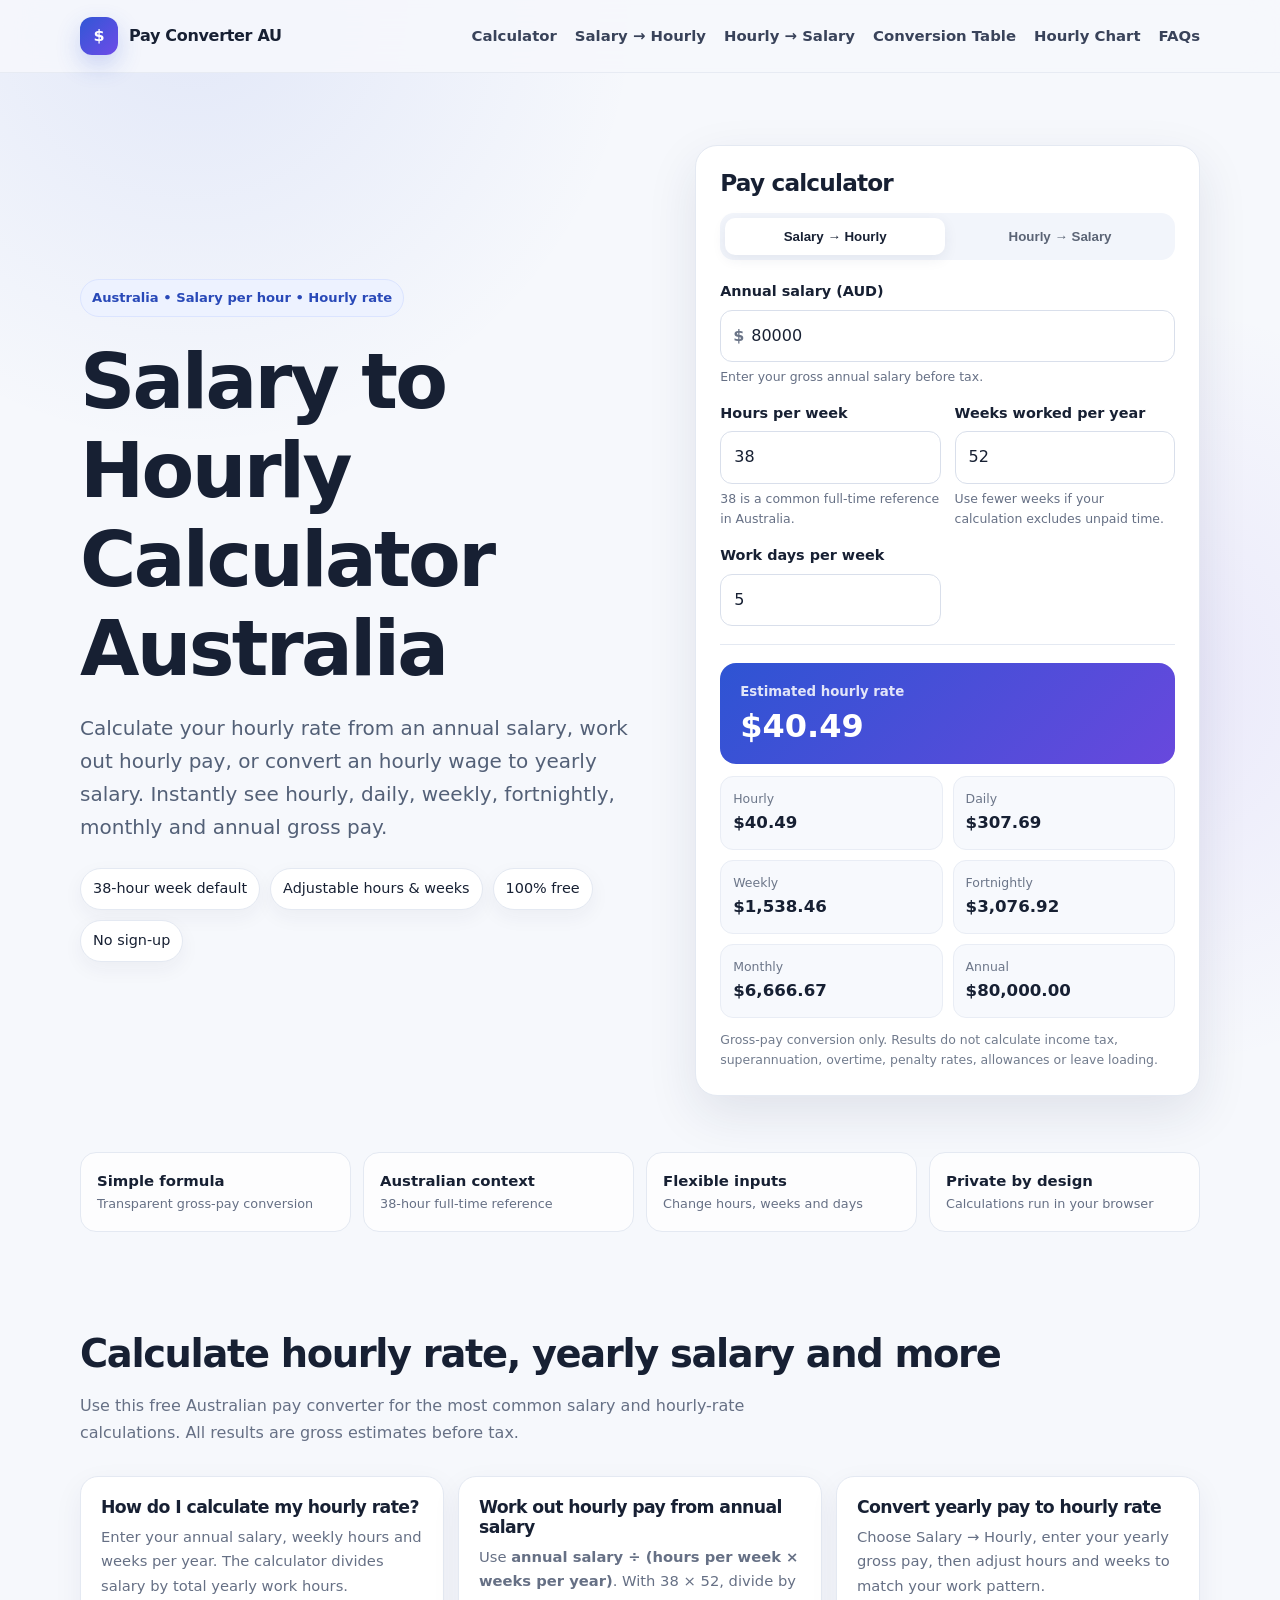
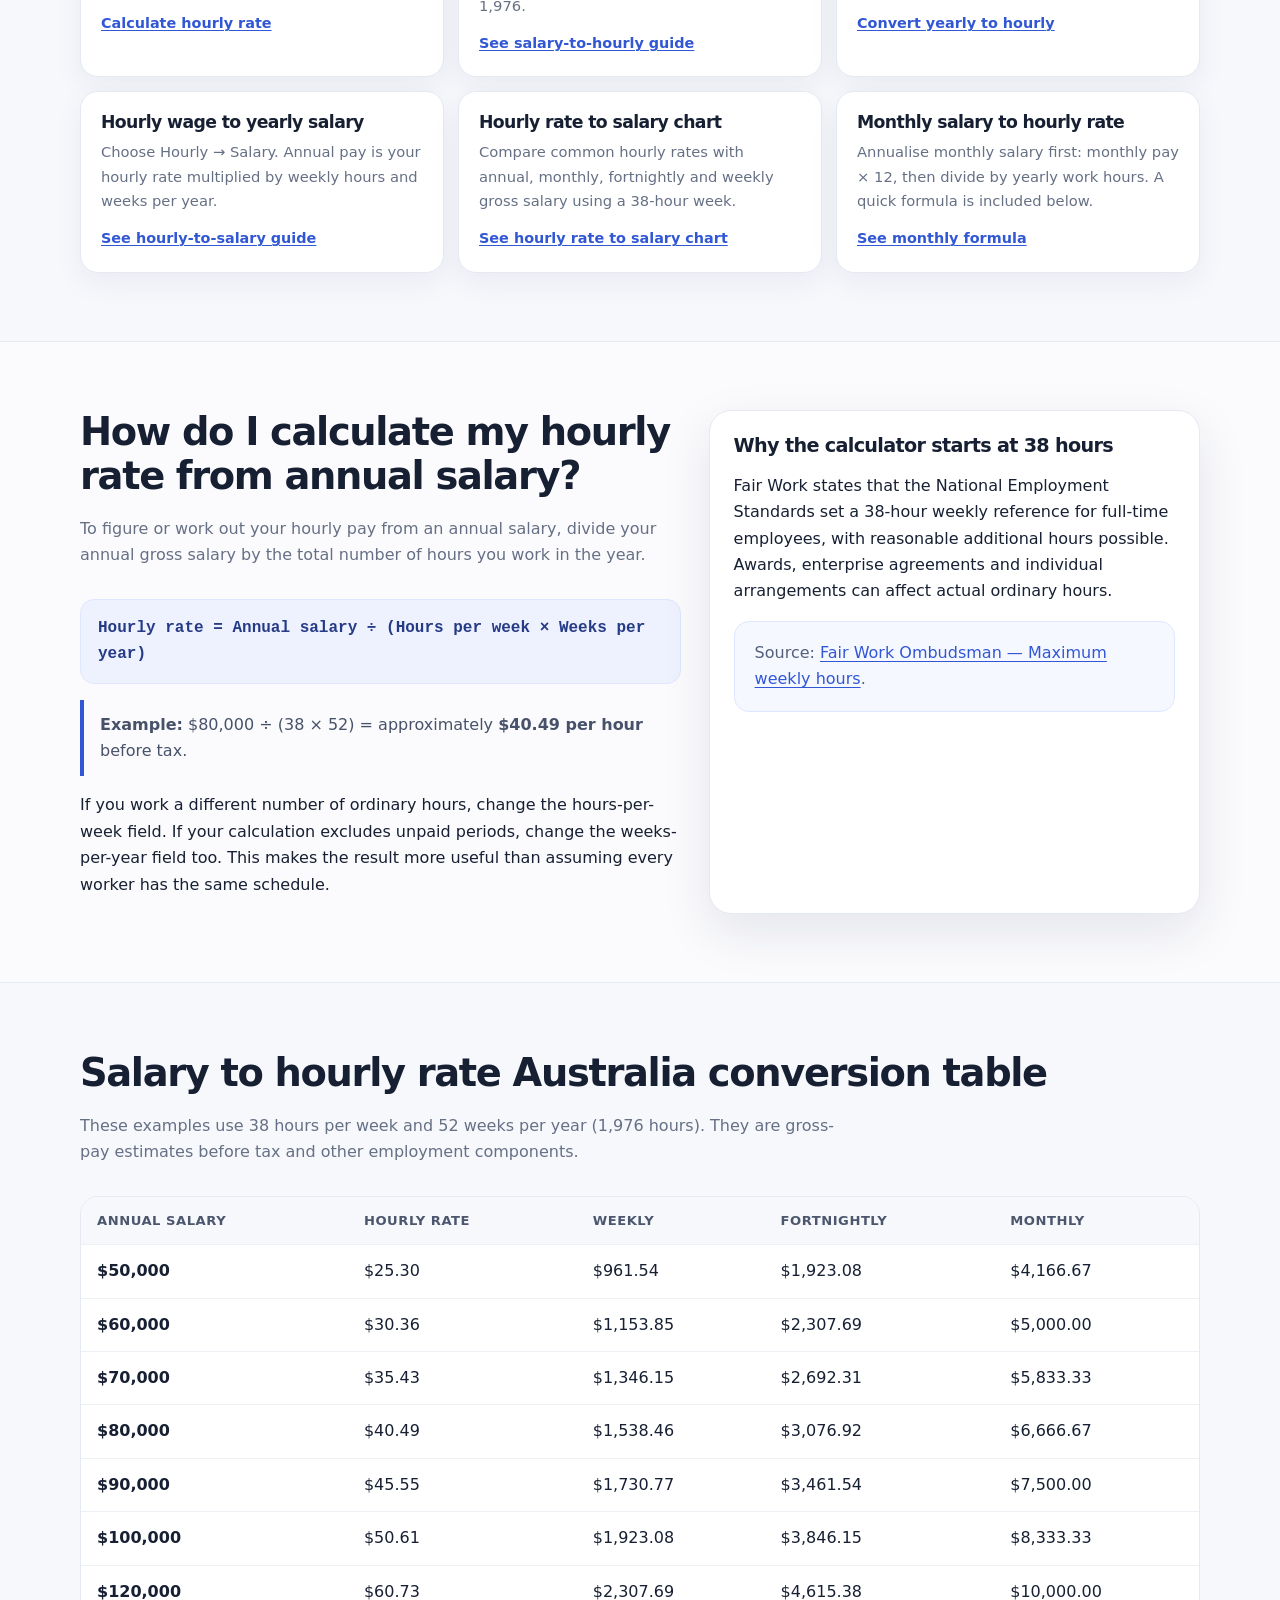
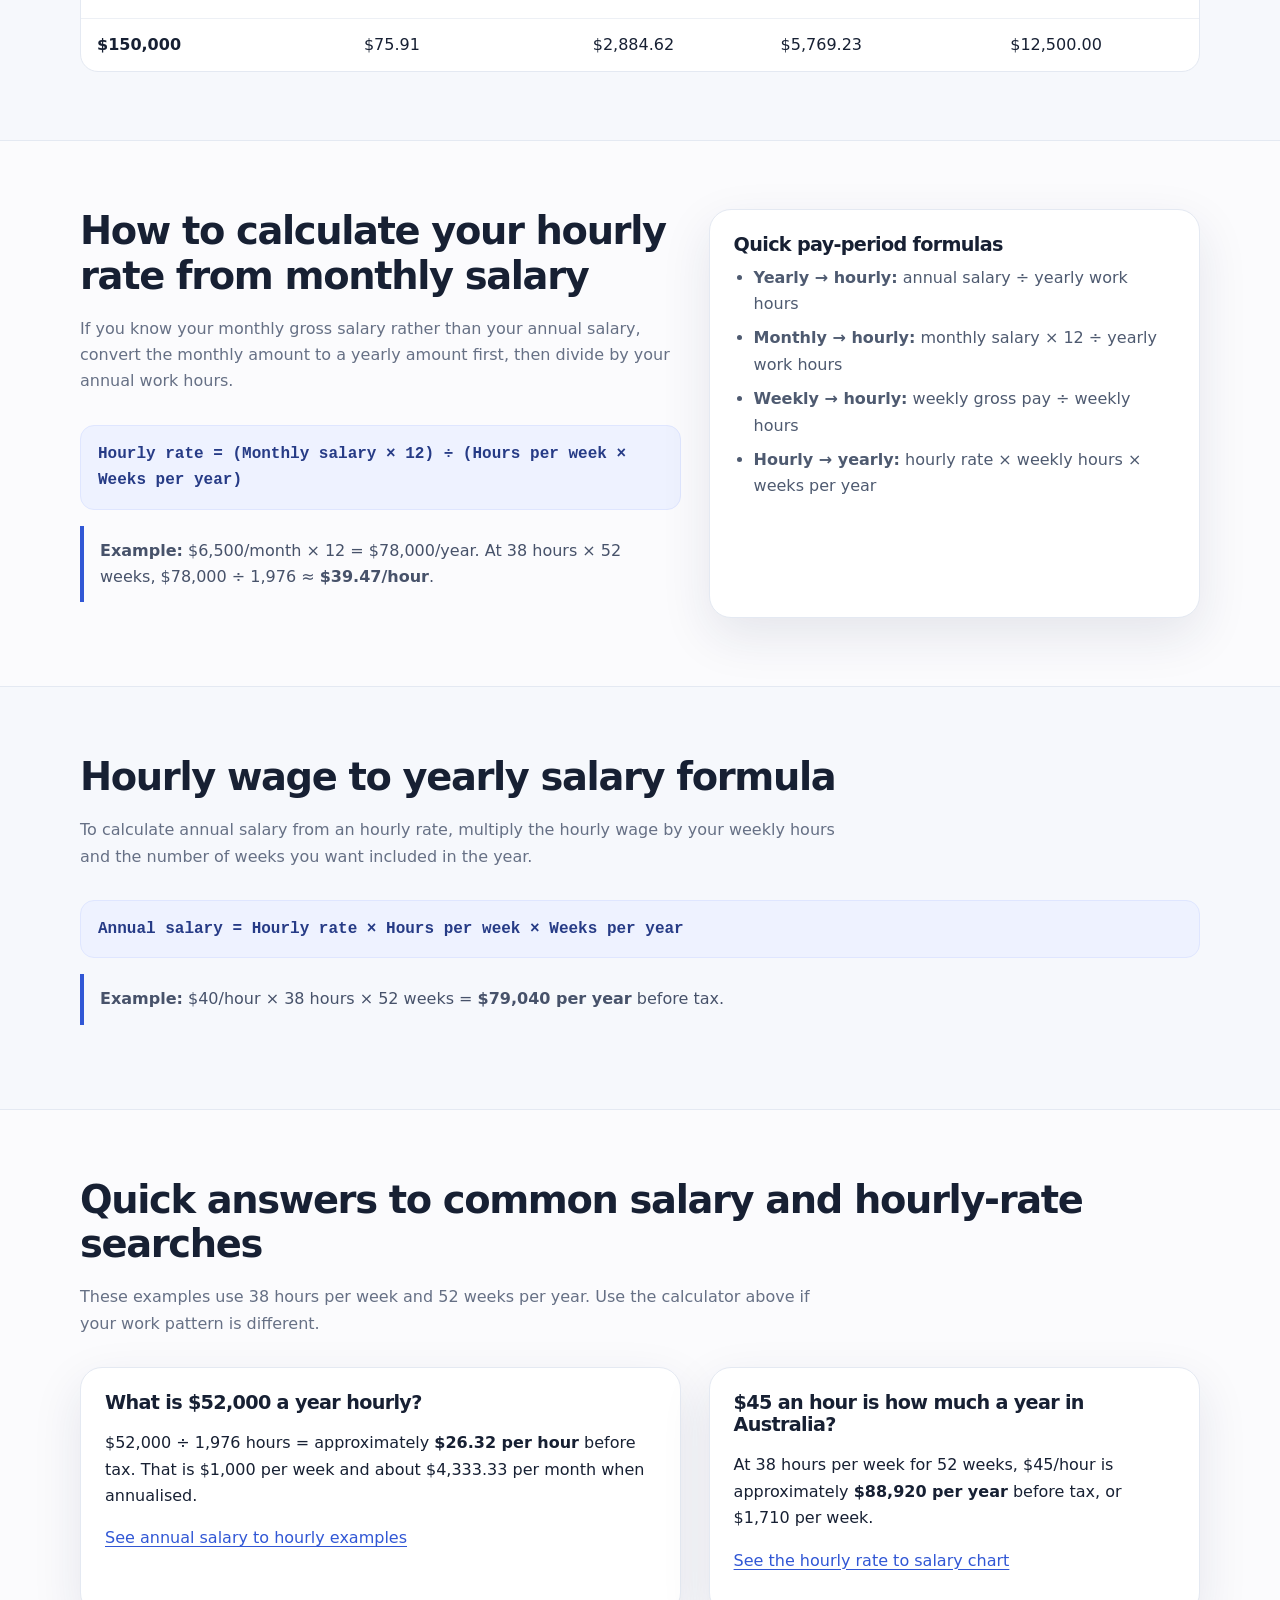
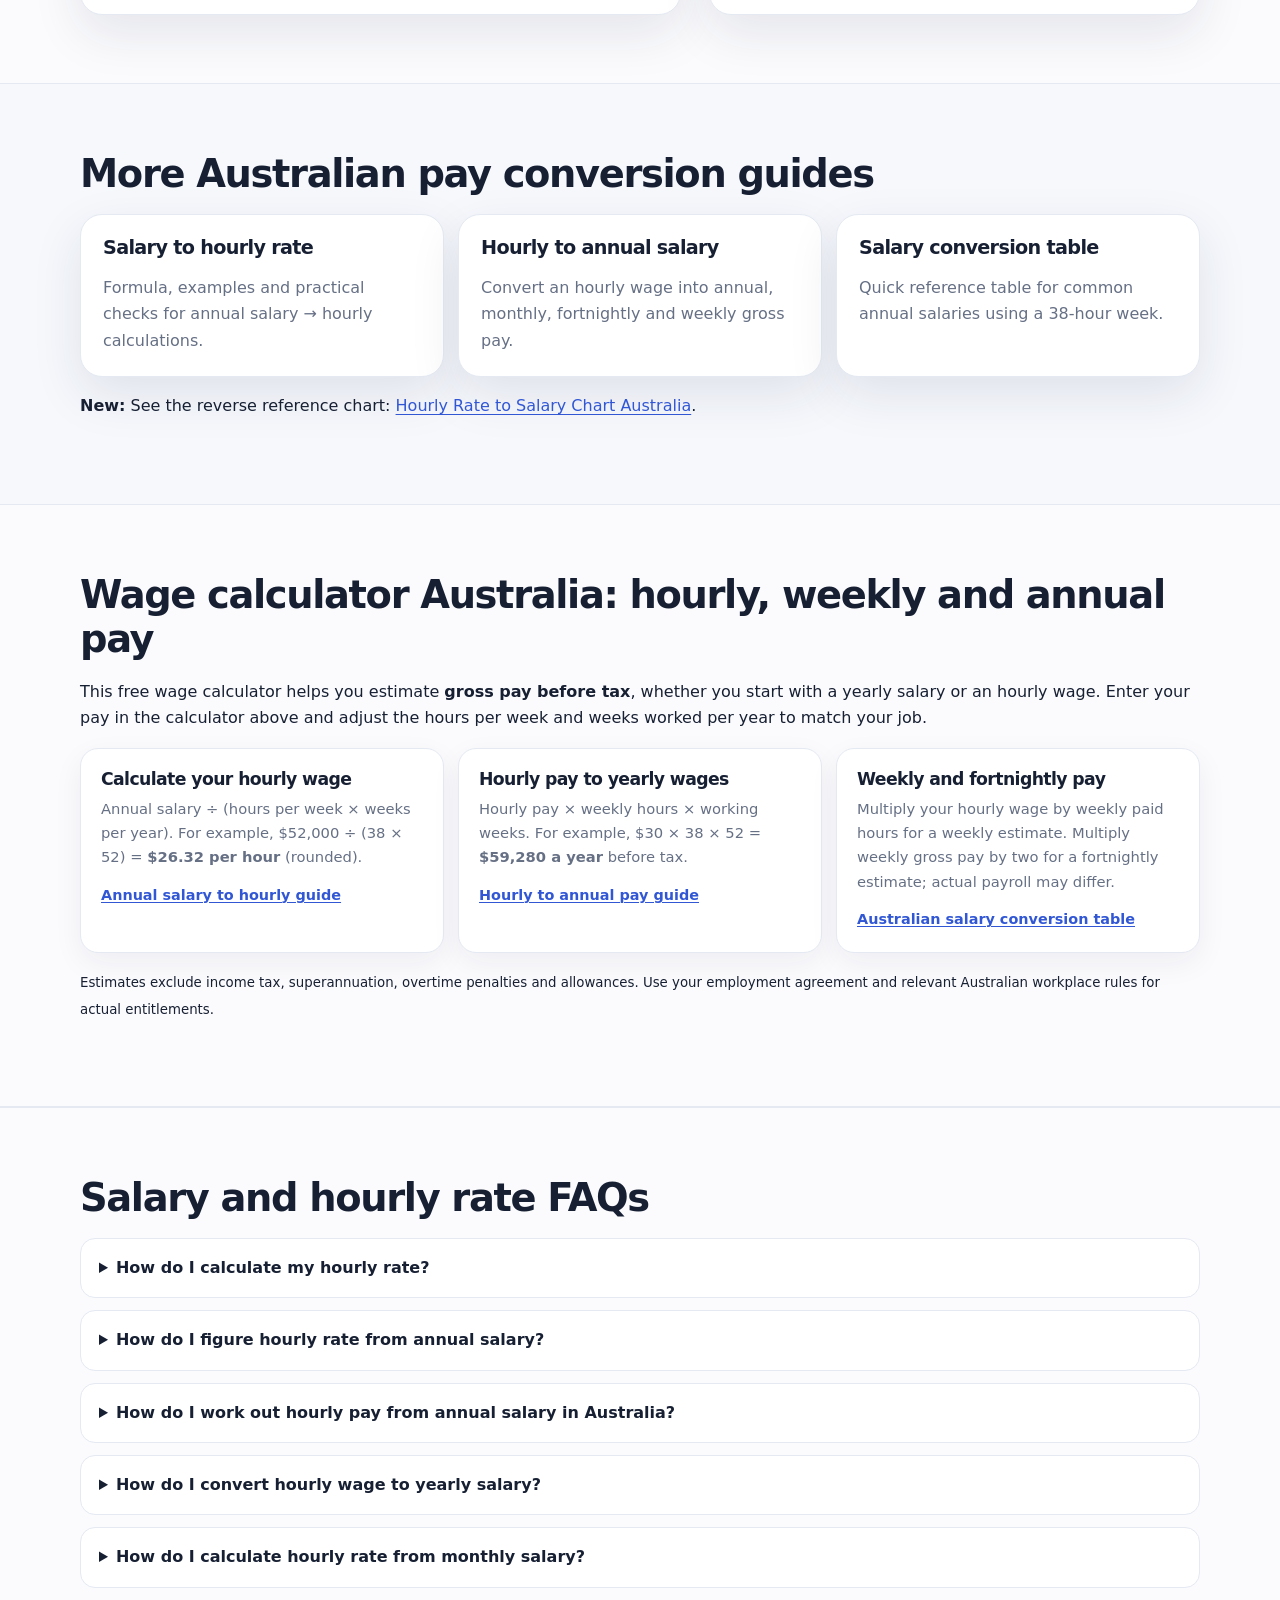
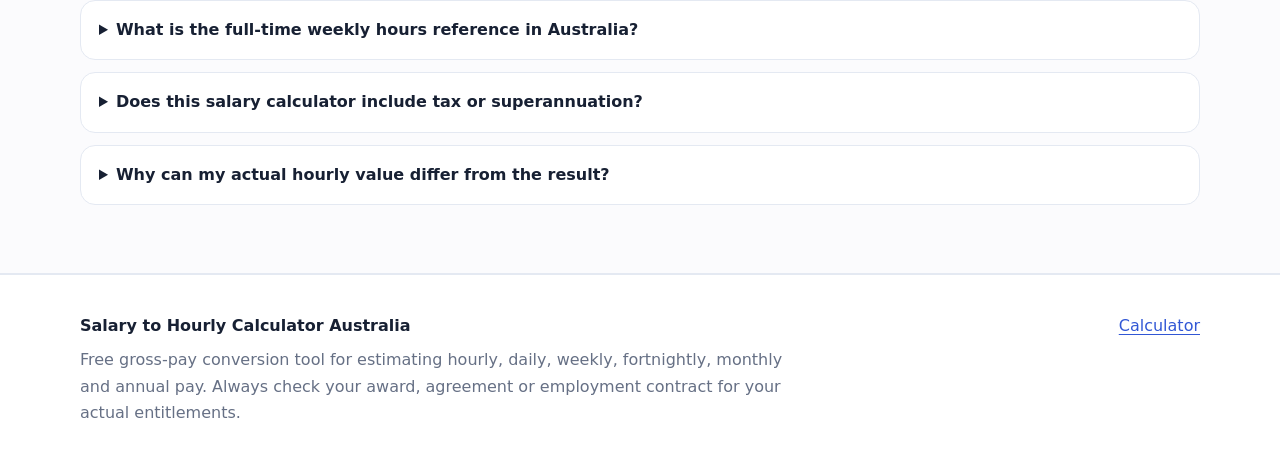
<file: index.html>
<!DOCTYPE html>

<html lang="en-AU">
<head>
<meta charset="utf-8"/>
<meta content="width=device-width,initial-scale=1" name="viewport"/>
<title>Wage Calculator Australia | Salary to Hourly &amp; Annual Pay</title>
<meta content="Free Australian wage calculator: convert annual salary to hourly pay or hourly rate to yearly wages. Compare weekly, fortnightly and monthly gross pay." name="description"/>
<meta content="index,follow,max-image-preview:large,max-snippet:-1,max-video-preview:-1" name="robots"/>
<link href="https://kavindanipun.github.io/salary-hourly-calculator/" rel="canonical"/>
<link href="https://kavindanipun.github.io/salary-hourly-calculator/favicon.svg" rel="icon" type="image/svg+xml"/>
<link href="https://kavindanipun.github.io/salary-hourly-calculator/apple-touch-icon.png" rel="apple-touch-icon"/>
<link href="https://kavindanipun.github.io/salary-hourly-calculator/site.webmanifest" rel="manifest"/>
<meta content="#3157d5" name="theme-color"/>
<meta content="light" name="color-scheme"/>
<meta content="website" property="og:type"/>
<meta content="Salary to Hourly Calculator Australia" property="og:site_name"/>
<meta content="en_AU" property="og:locale"/>
<meta content="Wage Calculator Australia | Salary to Hourly &amp; Annual Pay" property="og:title"/>
<meta content="Free Australian wage calculator: convert annual salary to hourly pay or hourly rate to yearly wages. Compare weekly, fortnightly and monthly gross pay." property="og:description"/>
<meta content="https://kavindanipun.github.io/salary-hourly-calculator/" property="og:url"/>
<meta content="https://kavindanipun.github.io/salary-hourly-calculator/og-image.png" property="og:image"/>
<meta content="1200" property="og:image:width"/>
<meta content="630" property="og:image:height"/>
<meta content="Salary to Hourly Calculator Australia" property="og:image:alt"/>
<meta content="summary_large_image" name="twitter:card"/>
<meta content="Wage Calculator Australia | Salary to Hourly &amp; Annual Pay" name="twitter:title"/>
<meta content="Free Australian wage calculator: convert annual salary to hourly pay or hourly rate to yearly wages. Compare weekly, fortnightly and monthly gross pay." name="twitter:description"/>
<meta content="https://kavindanipun.github.io/salary-hourly-calculator/og-image.png" name="twitter:image"/>
<link href="./assets/styles.css" rel="stylesheet"/>
<script type="application/ld+json">{"@context":"https://schema.org","@graph":[{"@type":"WebSite","@id":"https://kavindanipun.github.io/salary-hourly-calculator/#website","url":"https://kavindanipun.github.io/salary-hourly-calculator/","name":"Salary Per Hour Calculator Australia","alternateName":["Salary to Hourly Calculator Australia","Hourly Rate Calculator Australia","Pay Converter AU"],"inLanguage":"en-AU"},{"@type":"WebApplication","@id":"https://kavindanipun.github.io/salary-hourly-calculator/#calculator","name":"Salary Per Hour & Hourly Rate Calculator Australia","alternateName":["Salary to Hourly Calculator","Hourly Wage Estimator","Annual Wage Calculator","Hourly to Salary Calculator"],"url":"https://kavindanipun.github.io/salary-hourly-calculator/","applicationCategory":"FinanceApplication","operatingSystem":"Any","isAccessibleForFree":true,"offers":{"@type":"Offer","price":"0","priceCurrency":"AUD"},"description":"Calculate hourly rate from annual salary, convert hourly wage to yearly salary, and estimate daily, weekly, fortnightly and monthly gross pay with adjustable work hours and weeks.","featureList":["Annual salary to hourly rate conversion","Hourly wage to yearly salary conversion","Daily, weekly, fortnightly and monthly gross pay estimates","Adjustable hours per week and weeks per year"],"dateModified":"2026-10-27","inLanguage":"en-AU"}]}</script>
<script type="application/ld+json">{"@context":"https://schema.org","@type":"FAQPage","mainEntity":[{"@type":"Question","name":"How do I calculate my hourly rate?","acceptedAnswer":{"@type":"Answer","text":"Divide your annual gross salary by your total annual work hours. For 38 hours per week across 52 weeks, divide by 1,976."}},{"@type":"Question","name":"How do I figure hourly rate from annual salary?","acceptedAnswer":{"@type":"Answer","text":"Use annual salary divided by hours per week multiplied by weeks per year. Change the hours or weeks to match your work pattern."}},{"@type":"Question","name":"How do I convert hourly wage to yearly salary?","acceptedAnswer":{"@type":"Answer","text":"Multiply hourly wage by hours worked per week and weeks worked per year. For example, $40 × 38 × 52 = $79,040 per year before tax."}},{"@type":"Question","name":"How do I calculate hourly rate from monthly salary?","acceptedAnswer":{"@type":"Answer","text":"Multiply monthly gross salary by 12, then divide by annual work hours. At 38 hours per week and 52 weeks, divide by 1,976."}},{"@type":"Question","name":"Does this calculator include tax and superannuation?","acceptedAnswer":{"@type":"Answer","text":"No. This calculator converts gross pay only and does not calculate income tax, superannuation, overtime, penalty rates, allowances or leave loading."}}]}</script>
</head>
<body data-calc-mode="annual">
<a class="skip-link" href="#main">Skip to main content</a>
<header class="site-header">
<div class="container nav">
<a aria-label="Salary to Hourly Calculator Australia home" class="brand" href="https://kavindanipun.github.io/salary-hourly-calculator/">
<span aria-hidden="true" class="brand-mark">$</span>
<span>Pay Converter AU</span>
</a>
<nav aria-label="Primary navigation" class="nav-links">
<a href="https://kavindanipun.github.io/salary-hourly-calculator/#calculator">Calculator</a>
<a href="https://kavindanipun.github.io/salary-hourly-calculator/salary-to-hourly-australia/">Salary → Hourly</a>
<a href="https://kavindanipun.github.io/salary-hourly-calculator/hourly-to-salary-australia/">Hourly → Salary</a>
<a href="https://kavindanipun.github.io/salary-hourly-calculator/salary-conversion-table-australia/">Conversion Table</a>
<a href="https://kavindanipun.github.io/salary-hourly-calculator/hourly-rate-to-salary-chart-australia/">Hourly Chart</a>
<a href="https://kavindanipun.github.io/salary-hourly-calculator/#faq">FAQs</a>
</nav>
</div>
</header>
<main id="main">
<section class="hero">
<div class="container hero-grid">
<div>
<span class="eyebrow">Australia • Salary per hour • Hourly rate</span>
<h1>Salary to Hourly Calculator Australia</h1>
<p class="lead">Calculate your hourly rate from an annual salary, work out hourly pay, or convert an hourly wage to yearly salary. Instantly see hourly, daily, weekly, fortnightly, monthly and annual gross pay.</p>
<ul aria-label="Calculator highlights" class="hero-points">
<li>38-hour week default</li><li>Adjustable hours &amp; weeks</li><li>100% free</li><li>No sign-up</li>
</ul>
</div>
<div aria-labelledby="calculator-title" class="card calculator" id="calculator">
<h2 id="calculator-title" style="font-size:1.45rem;margin-bottom:16px">Pay calculator</h2>
<div aria-label="Conversion direction" class="calc-tabs" role="tablist">
<button aria-selected="true" class="tab-btn" id="annualTab" role="tab" type="button">Salary → Hourly</button>
<button aria-selected="false" class="tab-btn" id="hourlyTab" role="tab" type="button">Hourly → Salary</button>
</div>
<div class="form-grid">
<div class="field full">
<label for="amount" id="amountLabel">Annual salary (AUD)</label>
<div class="input-wrap"><span class="prefix">$</span><input aria-describedby="amountHelp" class="with-prefix" id="amount" inputmode="decimal" min="0.01" step="0.01" type="number" value="80000"/></div>
<div class="helper" id="amountHelp">Enter your gross annual salary before tax.</div>
</div>
<div class="field">
<label for="hoursPerWeek">Hours per week</label>
<input id="hoursPerWeek" inputmode="decimal" max="168" min="1" step="0.5" type="number" value="38"/>
<div class="helper">38 is a common full-time reference in Australia.</div>
</div>
<div class="field">
<label for="weeksPerYear">Weeks worked per year</label>
<input id="weeksPerYear" inputmode="decimal" max="52" min="1" step="1" type="number" value="52"/>
<div class="helper">Use fewer weeks if your calculation excludes unpaid time.</div>
</div>
<div class="field">
<label for="daysPerWeek">Work days per week</label>
<input id="daysPerWeek" inputmode="decimal" max="7" min="1" step="1" type="number" value="5"/>
</div>
</div>
<div aria-live="polite" class="results">
<div class="result-primary"><small id="primaryLabel">Estimated hourly rate</small><strong id="primaryResult">—</strong></div>
<div class="result-grid">
<div class="result-item"><span>Hourly</span><strong id="hourlyResult">—</strong></div>
<div class="result-item"><span>Daily</span><strong id="dailyResult">—</strong></div>
<div class="result-item"><span>Weekly</span><strong id="weeklyResult">—</strong></div>
<div class="result-item"><span>Fortnightly</span><strong id="fortnightlyResult">—</strong></div>
<div class="result-item"><span>Monthly</span><strong id="monthlyResult">—</strong></div>
<div class="result-item"><span>Annual</span><strong id="annualResult">—</strong></div>
</div>
<p class="disclaimer">Gross-pay conversion only. Results do not calculate income tax, superannuation, overtime, penalty rates, allowances or leave loading.</p>
</div>
</div>
</div>
</section>
<section class="trust-strip">
<div class="container trust-grid">
<div class="trust-item"><strong>Simple formula</strong><span>Transparent gross-pay conversion</span></div>
<div class="trust-item"><strong>Australian context</strong><span>38-hour full-time reference</span></div>
<div class="trust-item"><strong>Flexible inputs</strong><span>Change hours, weeks and days</span></div>
<div class="trust-item"><strong>Private by design</strong><span>Calculations run in your browser</span></div>
</div>
</section>
<section aria-labelledby="popular-calculations-title" class="section query-section">
<div class="container">
<h2 id="popular-calculations-title">Calculate hourly rate, yearly salary and more</h2>
<p class="section-intro">Use this free Australian pay converter for the most common salary and hourly-rate calculations. All results are gross estimates before tax.</p>
<div class="query-grid">
<article class="query-card"><h3>How do I calculate my hourly rate?</h3><p>Enter your annual salary, weekly hours and weeks per year. The calculator divides salary by total yearly work hours.</p><a href="#calculator">Calculate hourly rate</a></article>
<article class="query-card"><h3>Work out hourly pay from annual salary</h3><p>Use <strong>annual salary ÷ (hours per week × weeks per year)</strong>. With 38 × 52, divide by 1,976.</p><a href="https://kavindanipun.github.io/salary-hourly-calculator/salary-to-hourly-australia/">See salary-to-hourly guide</a></article>
<article class="query-card"><h3>Convert yearly pay to hourly rate</h3><p>Choose Salary → Hourly, enter your yearly gross pay, then adjust hours and weeks to match your work pattern.</p><a href="#calculator">Convert yearly to hourly</a></article>
<article class="query-card"><h3>Hourly wage to yearly salary</h3><p>Choose Hourly → Salary. Annual pay is your hourly rate multiplied by weekly hours and weeks per year.</p><a href="https://kavindanipun.github.io/salary-hourly-calculator/hourly-to-salary-australia/">See hourly-to-salary guide</a></article>
<article class="query-card"><h3>Hourly rate to salary chart</h3><p>Compare common hourly rates with annual, monthly, fortnightly and weekly gross salary using a 38-hour week.</p><a href="https://kavindanipun.github.io/salary-hourly-calculator/hourly-rate-to-salary-chart-australia/">See hourly rate to salary chart</a></article>
<article class="query-card"><h3>Monthly salary to hourly rate</h3><p>Annualise monthly salary first: monthly pay × 12, then divide by yearly work hours. A quick formula is included below.</p><a href="#monthly-to-hourly">See monthly formula</a></article>
</div>
</div>
</section>
<section class="section soft">
<div class="container content-grid">
<div>
<h2>How do I calculate my hourly rate from annual salary?</h2>
<p class="section-intro">To figure or work out your hourly pay from an annual salary, divide your annual gross salary by the total number of hours you work in the year.</p>
<div class="formula">Hourly rate = Annual salary ÷ (Hours per week × Weeks per year)</div>
<p class="example"><strong>Example:</strong> $80,000 ÷ (38 × 52) = approximately <strong>$40.49 per hour</strong> before tax.</p>
<p>If you work a different number of ordinary hours, change the hours-per-week field. If your calculation excludes unpaid periods, change the weeks-per-year field too. This makes the result more useful than assuming every worker has the same schedule.</p>
</div>
<div class="card info-card">
<h3>Why the calculator starts at 38 hours</h3>
<p>Fair Work states that the National Employment Standards set a 38-hour weekly reference for full-time employees, with reasonable additional hours possible. Awards, enterprise agreements and individual arrangements can affect actual ordinary hours.</p>
<p class="source-note">Source: <a href="https://www.fairwork.gov.au/tools-and-resources/fact-sheets/minimum-workplace-entitlements/maximum-weekly-hours" rel="noopener">Fair Work Ombudsman — Maximum weekly hours</a>.</p>
</div>
</div>
</section>
<section class="section">
<div class="container">
<h2>Salary to hourly rate Australia conversion table</h2>
<p class="section-intro">These examples use 38 hours per week and 52 weeks per year (1,976 hours). They are gross-pay estimates before tax and other employment components.</p>
<div class="table-wrap">
<table>
<thead><tr><th>Annual salary</th><th>Hourly rate</th><th>Weekly</th><th>Fortnightly</th><th>Monthly</th></tr></thead>
<tbody>
<tr><td>$50,000</td><td>$25.30</td><td>$961.54</td><td>$1,923.08</td><td>$4,166.67</td></tr>
<tr><td>$60,000</td><td>$30.36</td><td>$1,153.85</td><td>$2,307.69</td><td>$5,000.00</td></tr>
<tr><td>$70,000</td><td>$35.43</td><td>$1,346.15</td><td>$2,692.31</td><td>$5,833.33</td></tr>
<tr><td>$80,000</td><td>$40.49</td><td>$1,538.46</td><td>$3,076.92</td><td>$6,666.67</td></tr>
<tr><td>$90,000</td><td>$45.55</td><td>$1,730.77</td><td>$3,461.54</td><td>$7,500.00</td></tr>
<tr><td>$100,000</td><td>$50.61</td><td>$1,923.08</td><td>$3,846.15</td><td>$8,333.33</td></tr>
<tr><td>$120,000</td><td>$60.73</td><td>$2,307.69</td><td>$4,615.38</td><td>$10,000.00</td></tr>
<tr><td>$150,000</td><td>$75.91</td><td>$2,884.62</td><td>$5,769.23</td><td>$12,500.00</td></tr>
</tbody>
</table>
</div>
</div>
</section>
<section class="section soft" id="monthly-to-hourly">
<div class="container content-grid">
<div>
<h2>How to calculate your hourly rate from monthly salary</h2>
<p class="section-intro">If you know your monthly gross salary rather than your annual salary, convert the monthly amount to a yearly amount first, then divide by your annual work hours.</p>
<div class="formula">Hourly rate = (Monthly salary × 12) ÷ (Hours per week × Weeks per year)</div>
<p class="example"><strong>Example:</strong> $6,500/month × 12 = $78,000/year. At 38 hours × 52 weeks, $78,000 ÷ 1,976 ≈ <strong>$39.47/hour</strong>.</p>
</div>
<div class="card info-card">
<h3>Quick pay-period formulas</h3>
<ul class="formula-list">
<li><strong>Yearly → hourly:</strong> annual salary ÷ yearly work hours</li>
<li><strong>Monthly → hourly:</strong> monthly salary × 12 ÷ yearly work hours</li>
<li><strong>Weekly → hourly:</strong> weekly gross pay ÷ weekly hours</li>
<li><strong>Hourly → yearly:</strong> hourly rate × weekly hours × weeks per year</li>
</ul>
</div>
</div>
</section>
<section class="section">
<div class="container">
<h2>Hourly wage to yearly salary formula</h2>
<p class="section-intro">To calculate annual salary from an hourly rate, multiply the hourly wage by your weekly hours and the number of weeks you want included in the year.</p>
<div class="formula">Annual salary = Hourly rate × Hours per week × Weeks per year</div>
<p class="example"><strong>Example:</strong> $40/hour × 38 hours × 52 weeks = <strong>$79,040 per year</strong> before tax.</p>
</div>
</section>
<section class="section soft">
<div class="container">
<h2>Quick answers to common salary and hourly-rate searches</h2>
<p class="section-intro">These examples use 38 hours per week and 52 weeks per year. Use the calculator above if your work pattern is different.</p>
<div class="content-grid">
<div class="card info-card">
<h3>What is $52,000 a year hourly?</h3>
<p>$52,000 ÷ 1,976 hours = approximately <strong>$26.32 per hour</strong> before tax. That is $1,000 per week and about $4,333.33 per month when annualised.</p>
<p><a href="https://kavindanipun.github.io/salary-hourly-calculator/salary-to-hourly-australia/">See annual salary to hourly examples</a></p>
</div>
<div class="card info-card">
<h3>$45 an hour is how much a year in Australia?</h3>
<p>At 38 hours per week for 52 weeks, $45/hour is approximately <strong>$88,920 per year</strong> before tax, or $1,710 per week.</p>
<p><a href="https://kavindanipun.github.io/salary-hourly-calculator/hourly-rate-to-salary-chart-australia/">See the hourly rate to salary chart</a></p>
</div>
</div>
</div>
</section>
<section class="section">
<div class="container">
<h2>More Australian pay conversion guides</h2>
<div class="link-cards">
<a class="card link-card" href="https://kavindanipun.github.io/salary-hourly-calculator/salary-to-hourly-australia/"><h3>Salary to hourly rate</h3><p>Formula, examples and practical checks for annual salary → hourly calculations.</p></a>
<a class="card link-card" href="https://kavindanipun.github.io/salary-hourly-calculator/hourly-to-salary-australia/"><h3>Hourly to annual salary</h3><p>Convert an hourly wage into annual, monthly, fortnightly and weekly gross pay.</p></a>
<a class="card link-card" href="https://kavindanipun.github.io/salary-hourly-calculator/salary-conversion-table-australia/"><h3>Salary conversion table</h3><p>Quick reference table for common annual salaries using a 38-hour week.</p></a>
</div>
<p style="margin-top:16px"><strong>New:</strong> See the reverse reference chart: <a href="https://kavindanipun.github.io/salary-hourly-calculator/hourly-rate-to-salary-chart-australia/">Hourly Rate to Salary Chart Australia</a>.</p>
</div>
</section>
<section class="section soft" id="wage-calculator-guide"><div class="container">
<h2>Wage calculator Australia: hourly, weekly and annual pay</h2>
<p>This free wage calculator helps you estimate <strong>gross pay before tax</strong>, whether you start with a yearly salary or an hourly wage. Enter your pay in the calculator above and adjust the hours per week and weeks worked per year to match your job.</p>
<div class="query-grid">
<div class="query-card"><h3>Calculate your hourly wage</h3><p>Annual salary ÷ (hours per week × weeks per year). For example, $52,000 ÷ (38 × 52) = <strong>$26.32 per hour</strong> (rounded).</p><a href="https://kavindanipun.github.io/salary-hourly-calculator/salary-to-hourly-australia/">Annual salary to hourly guide</a></div>
<div class="query-card"><h3>Hourly pay to yearly wages</h3><p>Hourly pay × weekly hours × working weeks. For example, $30 × 38 × 52 = <strong>$59,280 a year</strong> before tax.</p><a href="https://kavindanipun.github.io/salary-hourly-calculator/hourly-to-salary-australia/">Hourly to annual pay guide</a></div>
<div class="query-card"><h3>Weekly and fortnightly pay</h3><p>Multiply your hourly wage by weekly paid hours for a weekly estimate. Multiply weekly gross pay by two for a fortnightly estimate; actual payroll may differ.</p><a href="https://kavindanipun.github.io/salary-hourly-calculator/salary-conversion-table-australia/">Australian salary conversion table</a></div>
</div><p><small>Estimates exclude income tax, superannuation, overtime penalties and allowances. Use your employment agreement and relevant Australian workplace rules for actual entitlements.</small></p>
</div></section><section class="section soft" id="faq">
<div class="container">
<h2>Salary and hourly rate FAQs</h2>
<div class="faq">
<details><summary>How do I calculate my hourly rate?</summary><p>Divide your annual gross salary by your total annual work hours. For 38 hours per week across 52 weeks, divide by 1,976. For example, $80,000 ÷ 1,976 is about $40.49 per hour before tax.</p></details>
<details><summary>How do I figure hourly rate from annual salary?</summary><p>Use the formula: annual salary ÷ (hours per week × weeks per year). Change the weekly hours or weeks if your work pattern is different.</p></details>
<details><summary>How do I work out hourly pay from annual salary in Australia?</summary><p>Enter your annual salary and ordinary weekly hours in the calculator. A 38-hour week is provided as an Australian full-time reference, but you can change it to match your employment arrangement.</p></details>
<details><summary>How do I convert hourly wage to yearly salary?</summary><p>Multiply your hourly wage by hours worked per week and weeks worked per year. For example, $40 × 38 × 52 = $79,040 per year before tax.</p></details>
<details><summary>How do I calculate hourly rate from monthly salary?</summary><p>Multiply monthly gross salary by 12, then divide by annual work hours. At 38 hours per week and 52 weeks, divide the annualised amount by 1,976.</p></details>
<details><summary>What is the full-time weekly hours reference in Australia?</summary><p>Fair Work’s National Employment Standards use 38 hours per week as the maximum weekly hours reference for full-time employees, unless reasonable additional hours apply. Actual ordinary hours can vary under an award, agreement or employment arrangement.</p></details>
<details><summary>Does this salary calculator include tax or superannuation?</summary><p>No. It is a gross-pay conversion calculator. It does not calculate income tax, superannuation, overtime, penalty rates, allowances or leave loading.</p></details>
<details><summary>Why can my actual hourly value differ from the result?</summary><p>Your employment package may include paid leave, superannuation, bonuses, allowances, overtime or other entitlements. Use this tool for gross conversion, not as a payroll or legal-entitlement calculation.</p></details>
</div>
</div>
</section>
</main>
<footer class="site-footer">
<div class="container footer-grid">
<div>
<strong>Salary to Hourly Calculator Australia</strong>
<p>Free gross-pay conversion tool for estimating hourly, daily, weekly, fortnightly, monthly and annual pay. Always check your award, agreement or employment contract for your actual entitlements.</p>
</div>
<div><a href="https://kavindanipun.github.io/salary-hourly-calculator/">Calculator</a></div>
</div>
</footer>
<script defer="" src="./assets/app.js"></script>
</body></html>
</file>
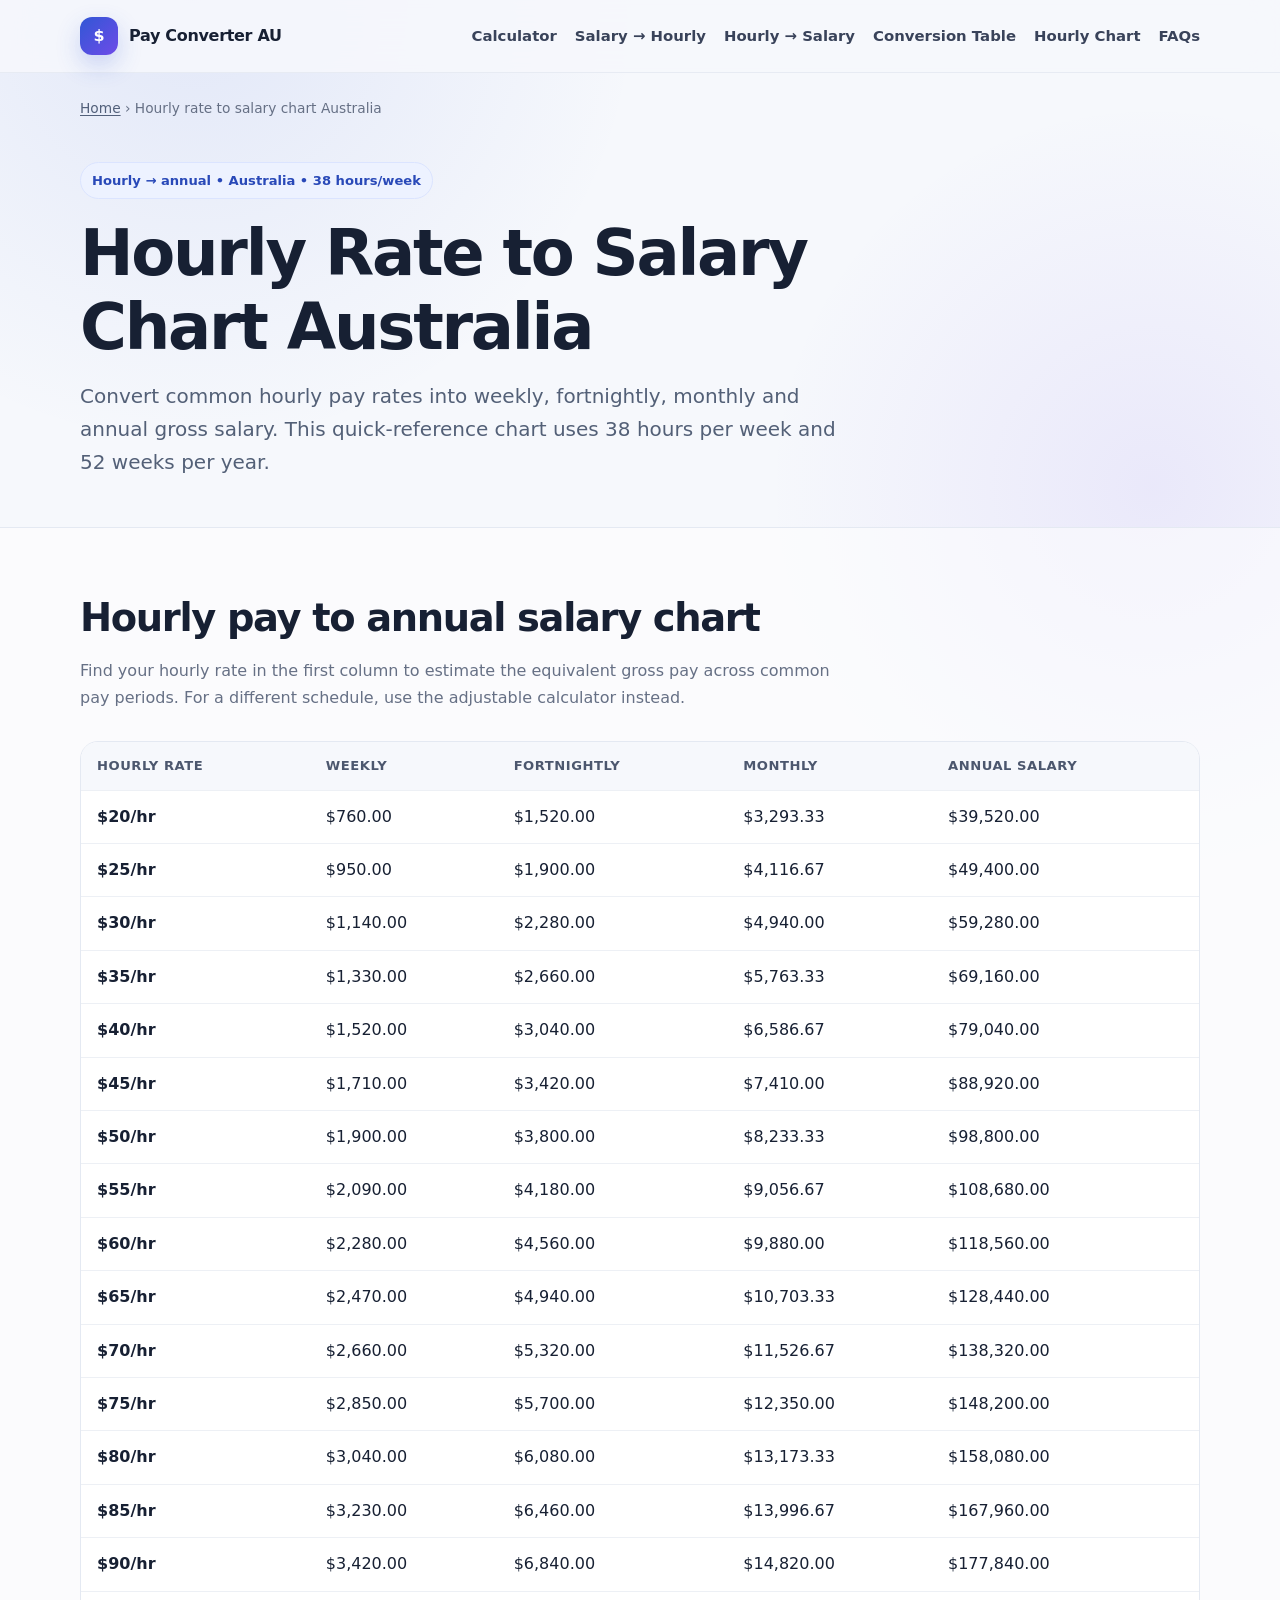
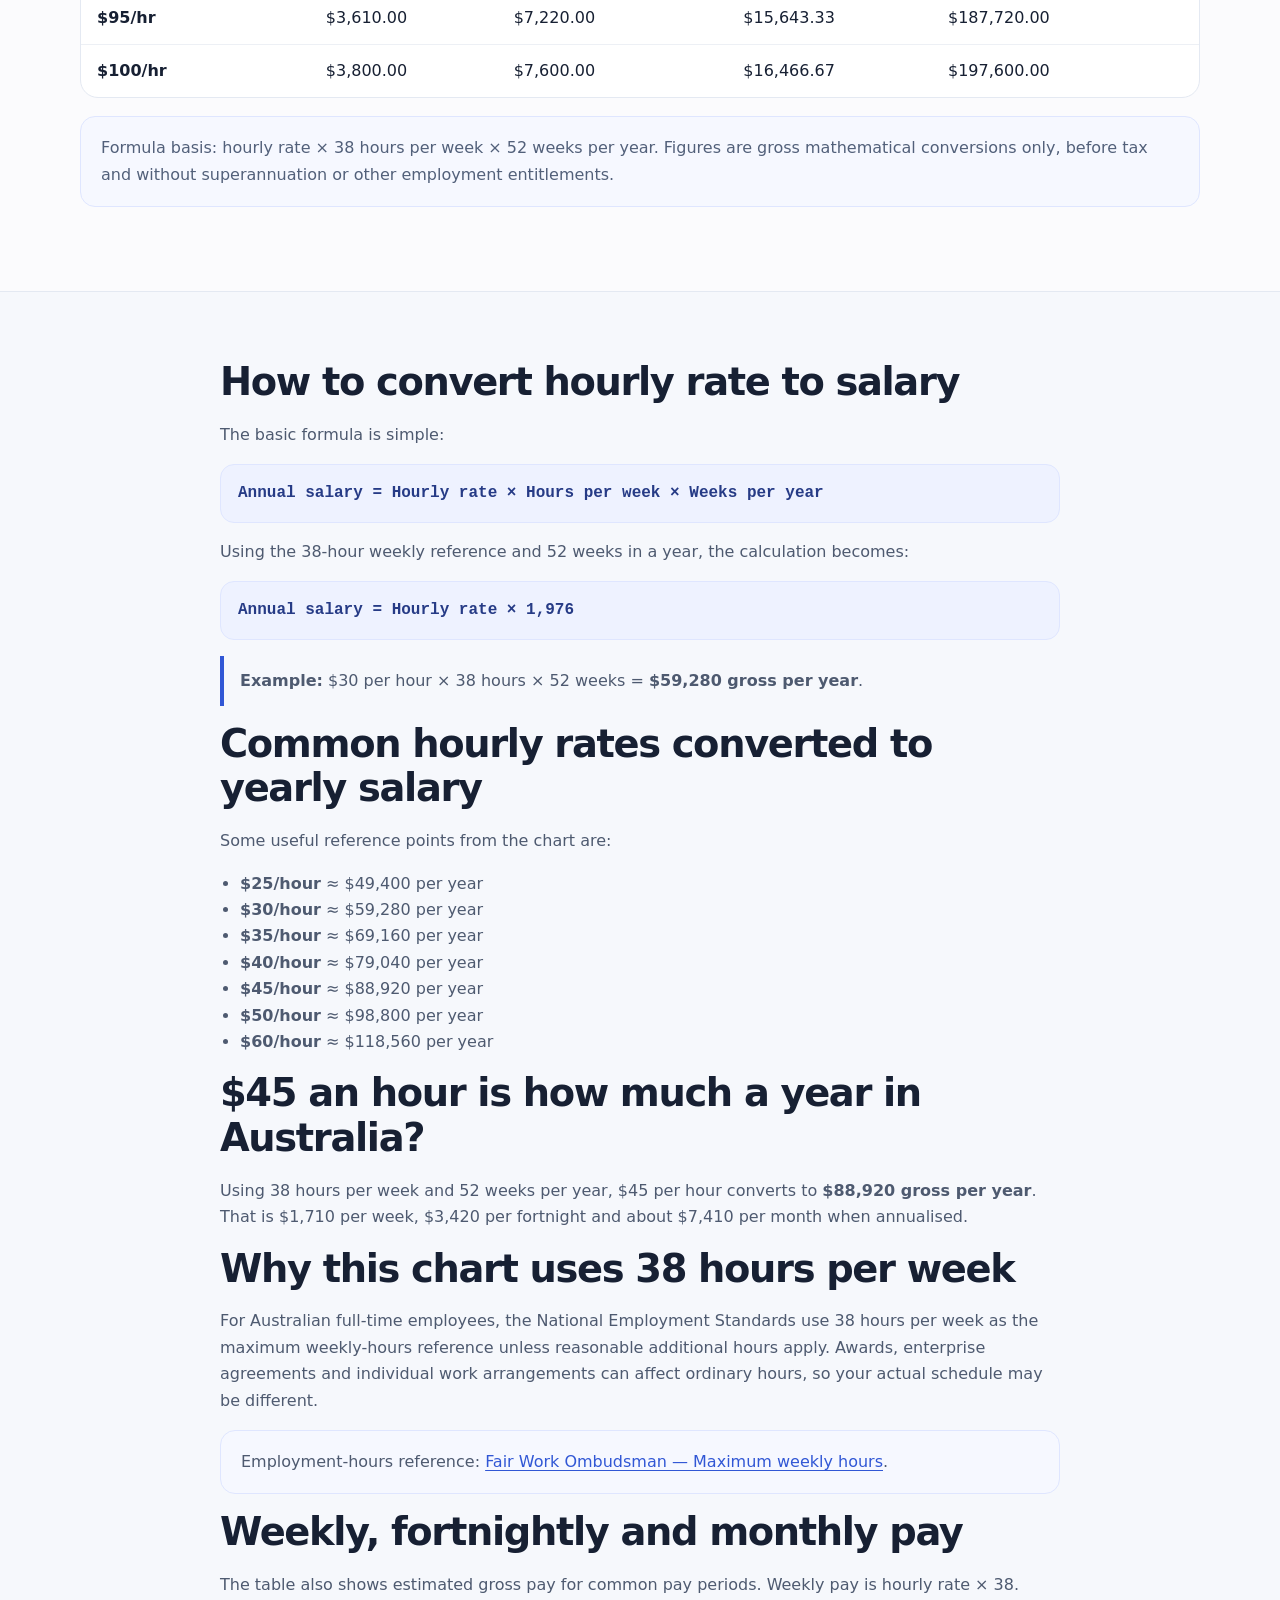
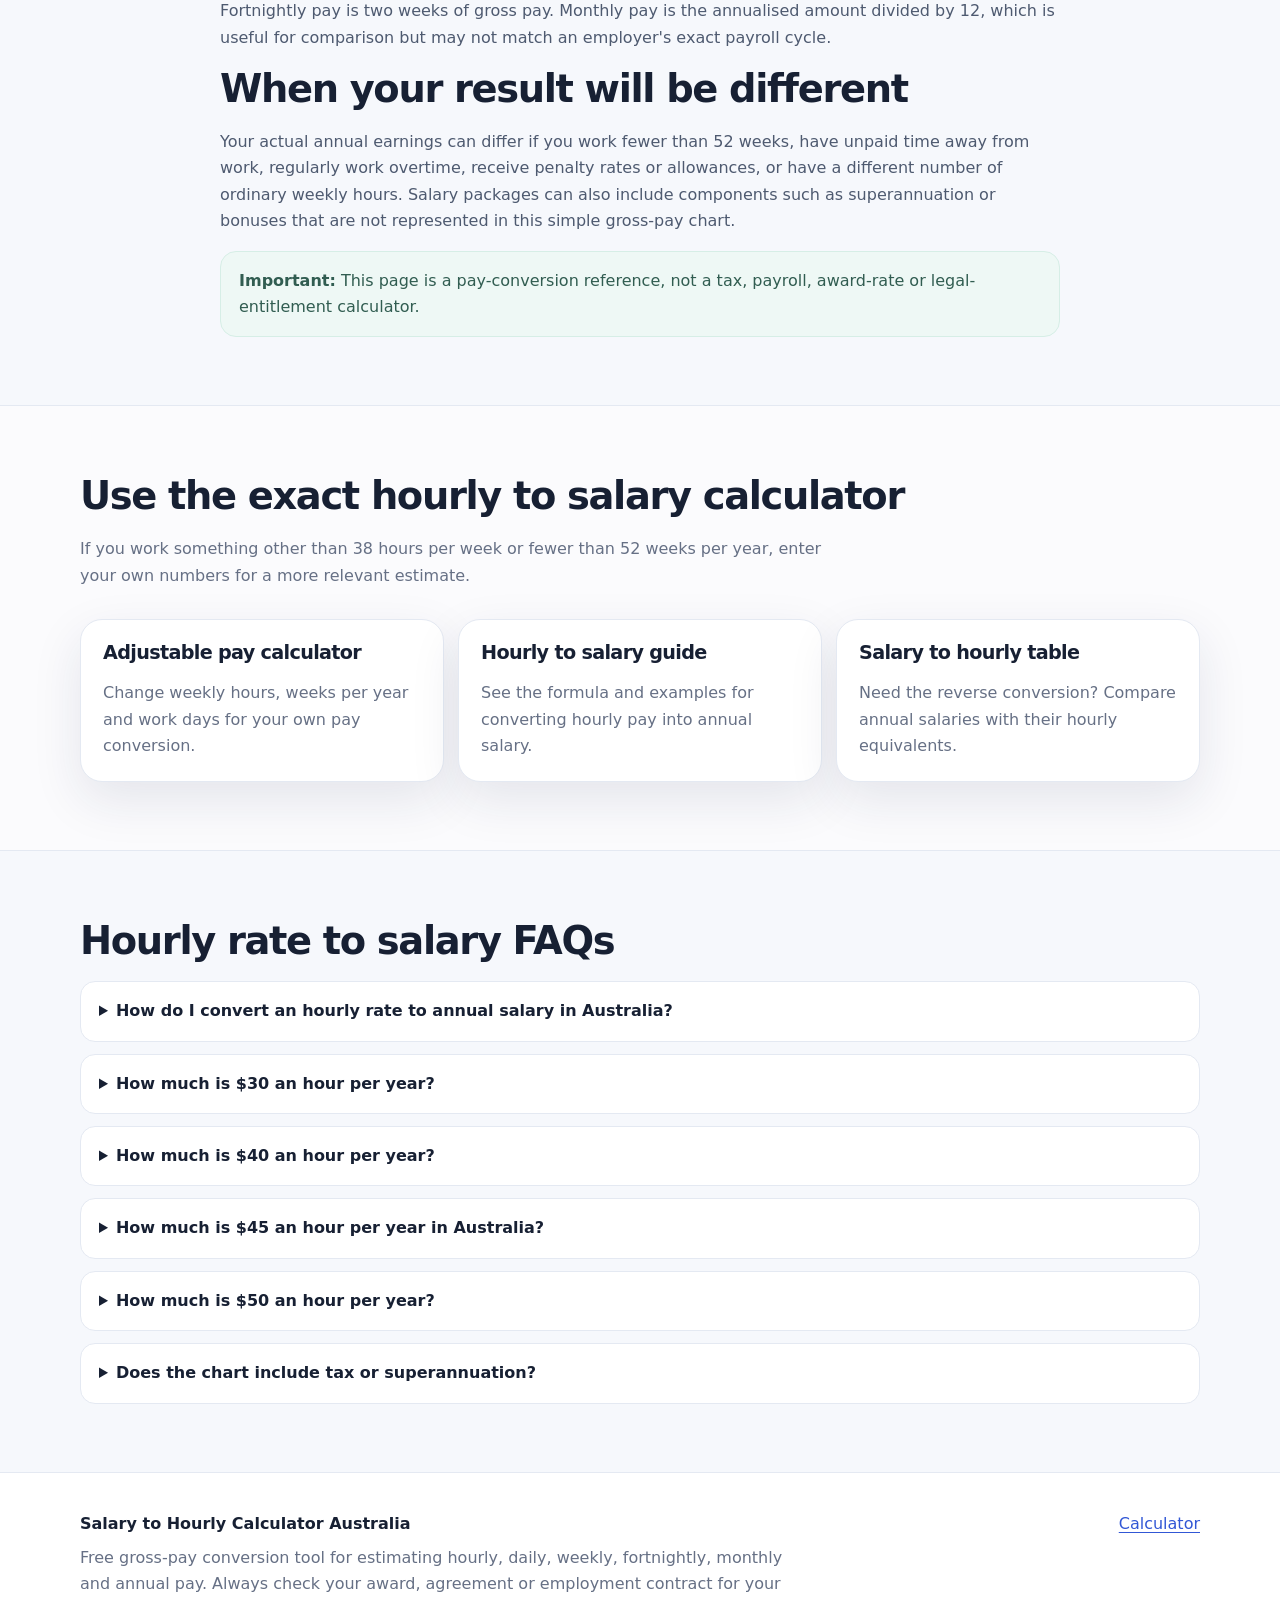
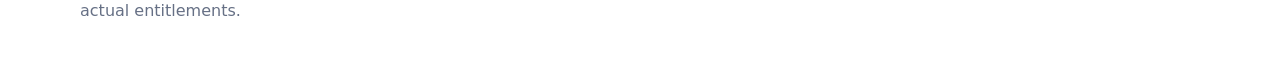
<file: hourly-rate-to-salary-chart-australia/index.html>
<!DOCTYPE html>

<html lang="en-AU">
<head>
<meta charset="utf-8"/>
<meta content="width=device-width,initial-scale=1" name="viewport"/>
<title>Hourly Rate to Annual Salary Chart Australia | 38 Hours</title>
<meta content="Quick Australian hourly-to-yearly salary chart showing gross annual, weekly and fortnightly wages for typical hourly rates using a 38-hour work week." name="description"/>
<meta content="index,follow,max-image-preview:large,max-snippet:-1,max-video-preview:-1" name="robots"/>
<link href="https://kavindanipun.github.io/salary-hourly-calculator/hourly-rate-to-salary-chart-australia/" rel="canonical"/>
<link href="https://kavindanipun.github.io/salary-hourly-calculator/favicon.svg" rel="icon" type="image/svg+xml"/>
<link href="https://kavindanipun.github.io/salary-hourly-calculator/apple-touch-icon.png" rel="apple-touch-icon"/>
<link href="https://kavindanipun.github.io/salary-hourly-calculator/site.webmanifest" rel="manifest"/>
<meta content="#3157d5" name="theme-color"/>
<meta content="light" name="color-scheme"/>
<meta content="article" property="og:type"/>
<meta content="Salary to Hourly Calculator Australia" property="og:site_name"/>
<meta content="en_AU" property="og:locale"/>
<meta content="Hourly Rate to Annual Salary Chart Australia | 38 Hours" property="og:title"/>
<meta content="Quick Australian hourly-to-yearly salary chart showing gross annual, weekly and fortnightly wages for typical hourly rates using a 38-hour work week." property="og:description"/>
<meta content="https://kavindanipun.github.io/salary-hourly-calculator/hourly-rate-to-salary-chart-australia/" property="og:url"/>
<meta content="https://kavindanipun.github.io/salary-hourly-calculator/og-image.png" property="og:image"/>
<meta content="1200" property="og:image:width"/>
<meta content="630" property="og:image:height"/>
<meta content="Hourly rate to salary chart Australia" property="og:image:alt"/>
<meta content="summary_large_image" name="twitter:card"/>
<meta content="Hourly Rate to Annual Salary Chart Australia | 38 Hours" name="twitter:title"/>
<meta content="Quick Australian hourly-to-yearly salary chart showing gross annual, weekly and fortnightly wages for typical hourly rates using a 38-hour work week." name="twitter:description"/>
<meta content="https://kavindanipun.github.io/salary-hourly-calculator/og-image.png" name="twitter:image"/>
<link href="../assets/styles.css" rel="stylesheet"/>
<script type="application/ld+json">{"@context":"https://schema.org","@graph":[{"@type":"WebSite","@id":"https://kavindanipun.github.io/salary-hourly-calculator/#website","url":"https://kavindanipun.github.io/salary-hourly-calculator/","name":"Salary to Hourly Calculator Australia","inLanguage":"en-AU"},{"@type":"WebPage","@id":"https://kavindanipun.github.io/salary-hourly-calculator/hourly-rate-to-salary-chart-australia/#webpage","url":"https://kavindanipun.github.io/salary-hourly-calculator/hourly-rate-to-salary-chart-australia/","name":"Hourly Rate to Salary Chart Australia","description":"Quick Australian hourly-to-yearly salary chart showing gross annual, weekly and fortnightly wages for typical hourly rates using a 38-hour work week.","datePublished":"2026-09-09","dateModified":"2026-10-27","inLanguage":"en-AU","isPartOf":{"@id":"https://kavindanipun.github.io/salary-hourly-calculator/#website"}},{"@type":"BreadcrumbList","itemListElement":[{"@type":"ListItem","position":1,"name":"Home","item":"https://kavindanipun.github.io/salary-hourly-calculator/"},{"@type":"ListItem","position":2,"name":"Hourly rate to salary chart Australia","item":"https://kavindanipun.github.io/salary-hourly-calculator/hourly-rate-to-salary-chart-australia/"}]}]}</script>
<script type="application/ld+json">{"@context":"https://schema.org","@type":"FAQPage","mainEntity":[{"@type":"Question","name":"How do I convert an hourly rate to annual salary in Australia?","acceptedAnswer":{"@type":"Answer","text":"Multiply the hourly rate by weekly hours and weeks worked per year. Using 38 hours per week and 52 weeks, annual salary equals hourly rate multiplied by 1,976."}},{"@type":"Question","name":"How much is $30 an hour per year in Australia?","acceptedAnswer":{"@type":"Answer","text":"At 38 hours per week for 52 weeks, $30 per hour converts to $59,280 gross per year."}},{"@type":"Question","name":"How much is $40 an hour per year in Australia?","acceptedAnswer":{"@type":"Answer","text":"At 38 hours per week for 52 weeks, $40 per hour converts to $79,040 gross per year."}},{"@type":"Question","name":"How much is $45 an hour per year in Australia?","acceptedAnswer":{"@type":"Answer","text":"At 38 hours per week for 52 weeks, $45 per hour converts to $88,920 gross per year before tax."}},{"@type":"Question","name":"Does this hourly rate to salary chart include tax or superannuation?","acceptedAnswer":{"@type":"Answer","text":"No. The chart shows gross mathematical pay conversions only and does not calculate income tax, superannuation, overtime, penalty rates, allowances or leave loading."}}]}</script>
</head>
<body>
<a class="skip-link" href="#main">Skip to main content</a>
<header class="site-header">
<div class="container nav">
<a aria-label="Salary to Hourly Calculator Australia home" class="brand" href="https://kavindanipun.github.io/salary-hourly-calculator/">
<span aria-hidden="true" class="brand-mark">$</span><span>Pay Converter AU</span>
</a>
<nav aria-label="Primary navigation" class="nav-links">
<a href="https://kavindanipun.github.io/salary-hourly-calculator/#calculator">Calculator</a>
<a href="https://kavindanipun.github.io/salary-hourly-calculator/salary-to-hourly-australia/">Salary → Hourly</a>
<a href="https://kavindanipun.github.io/salary-hourly-calculator/hourly-to-salary-australia/">Hourly → Salary</a>
<a href="https://kavindanipun.github.io/salary-hourly-calculator/salary-conversion-table-australia/">Conversion Table</a>
<a href="https://kavindanipun.github.io/salary-hourly-calculator/hourly-rate-to-salary-chart-australia/">Hourly Chart</a>
<a href="https://kavindanipun.github.io/salary-hourly-calculator/#faq">FAQs</a>
</nav>
</div>
</header>
<main id="main">
<div class="container breadcrumb"><a href="https://kavindanipun.github.io/salary-hourly-calculator/">Home</a> › Hourly rate to salary chart Australia</div>
<section class="page-hero"><div class="container">
<span class="eyebrow">Hourly → annual • Australia • 38 hours/week</span>
<h1>Hourly Rate to Salary Chart Australia</h1>
<p class="lead">Convert common hourly pay rates into weekly, fortnightly, monthly and annual gross salary. This quick-reference chart uses 38 hours per week and 52 weeks per year.</p>
</div></section>
<section class="section soft"><div class="container">
<h2>Hourly pay to annual salary chart</h2>
<p class="section-intro">Find your hourly rate in the first column to estimate the equivalent gross pay across common pay periods. For a different schedule, use the adjustable calculator instead.</p>
<div class="table-wrap">
<table>
<thead><tr><th>Hourly rate</th><th>Weekly</th><th>Fortnightly</th><th>Monthly</th><th>Annual salary</th></tr></thead>
<tbody>
<tr><td>$20/hr</td><td>$760.00</td><td>$1,520.00</td><td>$3,293.33</td><td>$39,520.00</td></tr>
<tr><td>$25/hr</td><td>$950.00</td><td>$1,900.00</td><td>$4,116.67</td><td>$49,400.00</td></tr>
<tr><td>$30/hr</td><td>$1,140.00</td><td>$2,280.00</td><td>$4,940.00</td><td>$59,280.00</td></tr>
<tr><td>$35/hr</td><td>$1,330.00</td><td>$2,660.00</td><td>$5,763.33</td><td>$69,160.00</td></tr>
<tr><td>$40/hr</td><td>$1,520.00</td><td>$3,040.00</td><td>$6,586.67</td><td>$79,040.00</td></tr>
<tr><td>$45/hr</td><td>$1,710.00</td><td>$3,420.00</td><td>$7,410.00</td><td>$88,920.00</td></tr>
<tr><td>$50/hr</td><td>$1,900.00</td><td>$3,800.00</td><td>$8,233.33</td><td>$98,800.00</td></tr>
<tr><td>$55/hr</td><td>$2,090.00</td><td>$4,180.00</td><td>$9,056.67</td><td>$108,680.00</td></tr>
<tr><td>$60/hr</td><td>$2,280.00</td><td>$4,560.00</td><td>$9,880.00</td><td>$118,560.00</td></tr>
<tr><td>$65/hr</td><td>$2,470.00</td><td>$4,940.00</td><td>$10,703.33</td><td>$128,440.00</td></tr>
<tr><td>$70/hr</td><td>$2,660.00</td><td>$5,320.00</td><td>$11,526.67</td><td>$138,320.00</td></tr>
<tr><td>$75/hr</td><td>$2,850.00</td><td>$5,700.00</td><td>$12,350.00</td><td>$148,200.00</td></tr>
<tr><td>$80/hr</td><td>$3,040.00</td><td>$6,080.00</td><td>$13,173.33</td><td>$158,080.00</td></tr>
<tr><td>$85/hr</td><td>$3,230.00</td><td>$6,460.00</td><td>$13,996.67</td><td>$167,960.00</td></tr>
<tr><td>$90/hr</td><td>$3,420.00</td><td>$6,840.00</td><td>$14,820.00</td><td>$177,840.00</td></tr>
<tr><td>$95/hr</td><td>$3,610.00</td><td>$7,220.00</td><td>$15,643.33</td><td>$187,720.00</td></tr>
<tr><td>$100/hr</td><td>$3,800.00</td><td>$7,600.00</td><td>$16,466.67</td><td>$197,600.00</td></tr>
</tbody>
</table>
</div>
<p class="source-note" style="margin-top:18px">Formula basis: hourly rate × 38 hours per week × 52 weeks per year. Figures are gross mathematical conversions only, before tax and without superannuation or other employment entitlements.</p>
</div></section>
<section class="section"><div class="container prose">
<h2>How to convert hourly rate to salary</h2>
<p>The basic formula is simple:</p>
<div class="formula">Annual salary = Hourly rate × Hours per week × Weeks per year</div>
<p>Using the 38-hour weekly reference and 52 weeks in a year, the calculation becomes:</p>
<div class="formula">Annual salary = Hourly rate × 1,976</div>
<p class="example"><strong>Example:</strong> $30 per hour × 38 hours × 52 weeks = <strong>$59,280 gross per year</strong>.</p>
<h2>Common hourly rates converted to yearly salary</h2>
<p>Some useful reference points from the chart are:</p>
<ul>
<li><strong>$25/hour</strong> ≈ $49,400 per year</li>
<li><strong>$30/hour</strong> ≈ $59,280 per year</li>
<li><strong>$35/hour</strong> ≈ $69,160 per year</li>
<li><strong>$40/hour</strong> ≈ $79,040 per year</li>
<li><strong>$45/hour</strong> ≈ $88,920 per year</li>
<li><strong>$50/hour</strong> ≈ $98,800 per year</li>
<li><strong>$60/hour</strong> ≈ $118,560 per year</li>
</ul>
<h2>$45 an hour is how much a year in Australia?</h2>
<p>Using 38 hours per week and 52 weeks per year, $45 per hour converts to <strong>$88,920 gross per year</strong>. That is $1,710 per week, $3,420 per fortnight and about $7,410 per month when annualised.</p>
<h2>Why this chart uses 38 hours per week</h2>
<p>For Australian full-time employees, the National Employment Standards use 38 hours per week as the maximum weekly-hours reference unless reasonable additional hours apply. Awards, enterprise agreements and individual work arrangements can affect ordinary hours, so your actual schedule may be different.</p>
<p class="source-note">Employment-hours reference: <a href="https://www.fairwork.gov.au/tools-and-resources/fact-sheets/minimum-workplace-entitlements/maximum-weekly-hours" rel="noopener noreferrer">Fair Work Ombudsman — Maximum weekly hours</a>.</p>
<h2>Weekly, fortnightly and monthly pay</h2>
<p>The table also shows estimated gross pay for common pay periods. Weekly pay is hourly rate × 38. Fortnightly pay is two weeks of gross pay. Monthly pay is the annualised amount divided by 12, which is useful for comparison but may not match an employer's exact payroll cycle.</p>
<h2>When your result will be different</h2>
<p>Your actual annual earnings can differ if you work fewer than 52 weeks, have unpaid time away from work, regularly work overtime, receive penalty rates or allowances, or have a different number of ordinary weekly hours. Salary packages can also include components such as superannuation or bonuses that are not represented in this simple gross-pay chart.</p>
<div class="callout"><strong>Important:</strong> This page is a pay-conversion reference, not a tax, payroll, award-rate or legal-entitlement calculator.</div>
</div></section>
<section class="section soft"><div class="container">
<h2>Use the exact hourly to salary calculator</h2>
<p class="section-intro">If you work something other than 38 hours per week or fewer than 52 weeks per year, enter your own numbers for a more relevant estimate.</p>
<div class="link-cards">
<a class="card link-card" href="https://kavindanipun.github.io/salary-hourly-calculator/#calculator"><h3>Adjustable pay calculator</h3><p>Change weekly hours, weeks per year and work days for your own pay conversion.</p></a>
<a class="card link-card" href="https://kavindanipun.github.io/salary-hourly-calculator/hourly-to-salary-australia/"><h3>Hourly to salary guide</h3><p>See the formula and examples for converting hourly pay into annual salary.</p></a>
<a class="card link-card" href="https://kavindanipun.github.io/salary-hourly-calculator/salary-conversion-table-australia/"><h3>Salary to hourly table</h3><p>Need the reverse conversion? Compare annual salaries with their hourly equivalents.</p></a>
</div>
</div></section>
<section class="section" id="faq"><div class="container">
<h2>Hourly rate to salary FAQs</h2>
<div class="faq">
<details><summary>How do I convert an hourly rate to annual salary in Australia?</summary><p>Multiply the hourly rate by your weekly work hours and the number of weeks you work per year. Using 38 hours and 52 weeks, multiply the hourly rate by 1,976.</p></details>
<details><summary>How much is $30 an hour per year?</summary><p>At 38 hours per week across 52 weeks, $30 per hour is approximately $59,280 gross per year.</p></details>
<details><summary>How much is $40 an hour per year?</summary><p>At 38 hours per week across 52 weeks, $40 per hour is approximately $79,040 gross per year.</p></details>
<details><summary>How much is $45 an hour per year in Australia?</summary><p>At 38 hours per week across 52 weeks, $45 per hour is approximately $88,920 gross per year.</p></details>
<details><summary>How much is $50 an hour per year?</summary><p>At 38 hours per week across 52 weeks, $50 per hour is approximately $98,800 gross per year.</p></details>
<details><summary>Does the chart include tax or superannuation?</summary><p>No. The figures are gross pay conversions only. They do not calculate income tax, superannuation, overtime, penalty rates, allowances or leave loading.</p></details>
</div>
</div></section>
</main>
<footer class="site-footer">
<div class="container footer-grid">
<div><strong>Salary to Hourly Calculator Australia</strong><p>Free gross-pay conversion tool for estimating hourly, daily, weekly, fortnightly, monthly and annual pay. Always check your award, agreement or employment contract for your actual entitlements.</p></div>
<div><a href="https://kavindanipun.github.io/salary-hourly-calculator/">Calculator</a></div>
</div>
</footer>
</body></html>
</file>
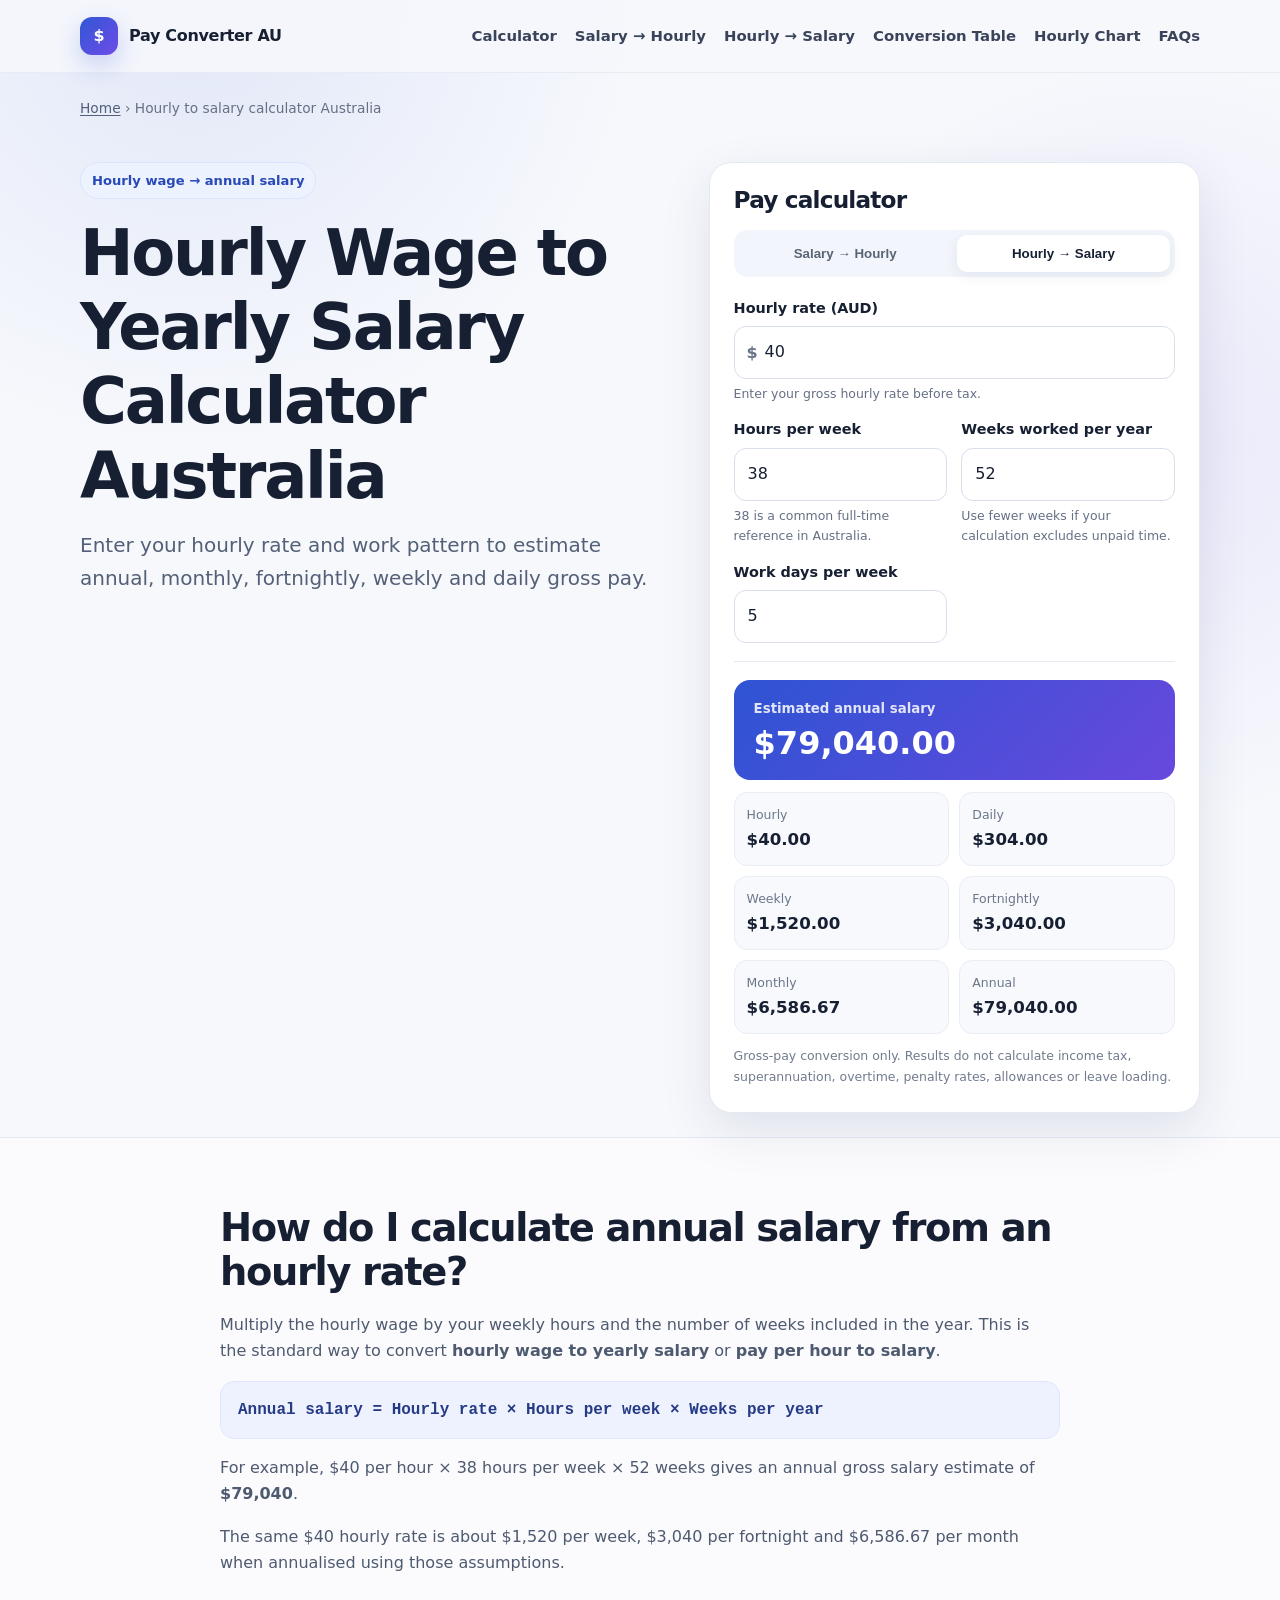
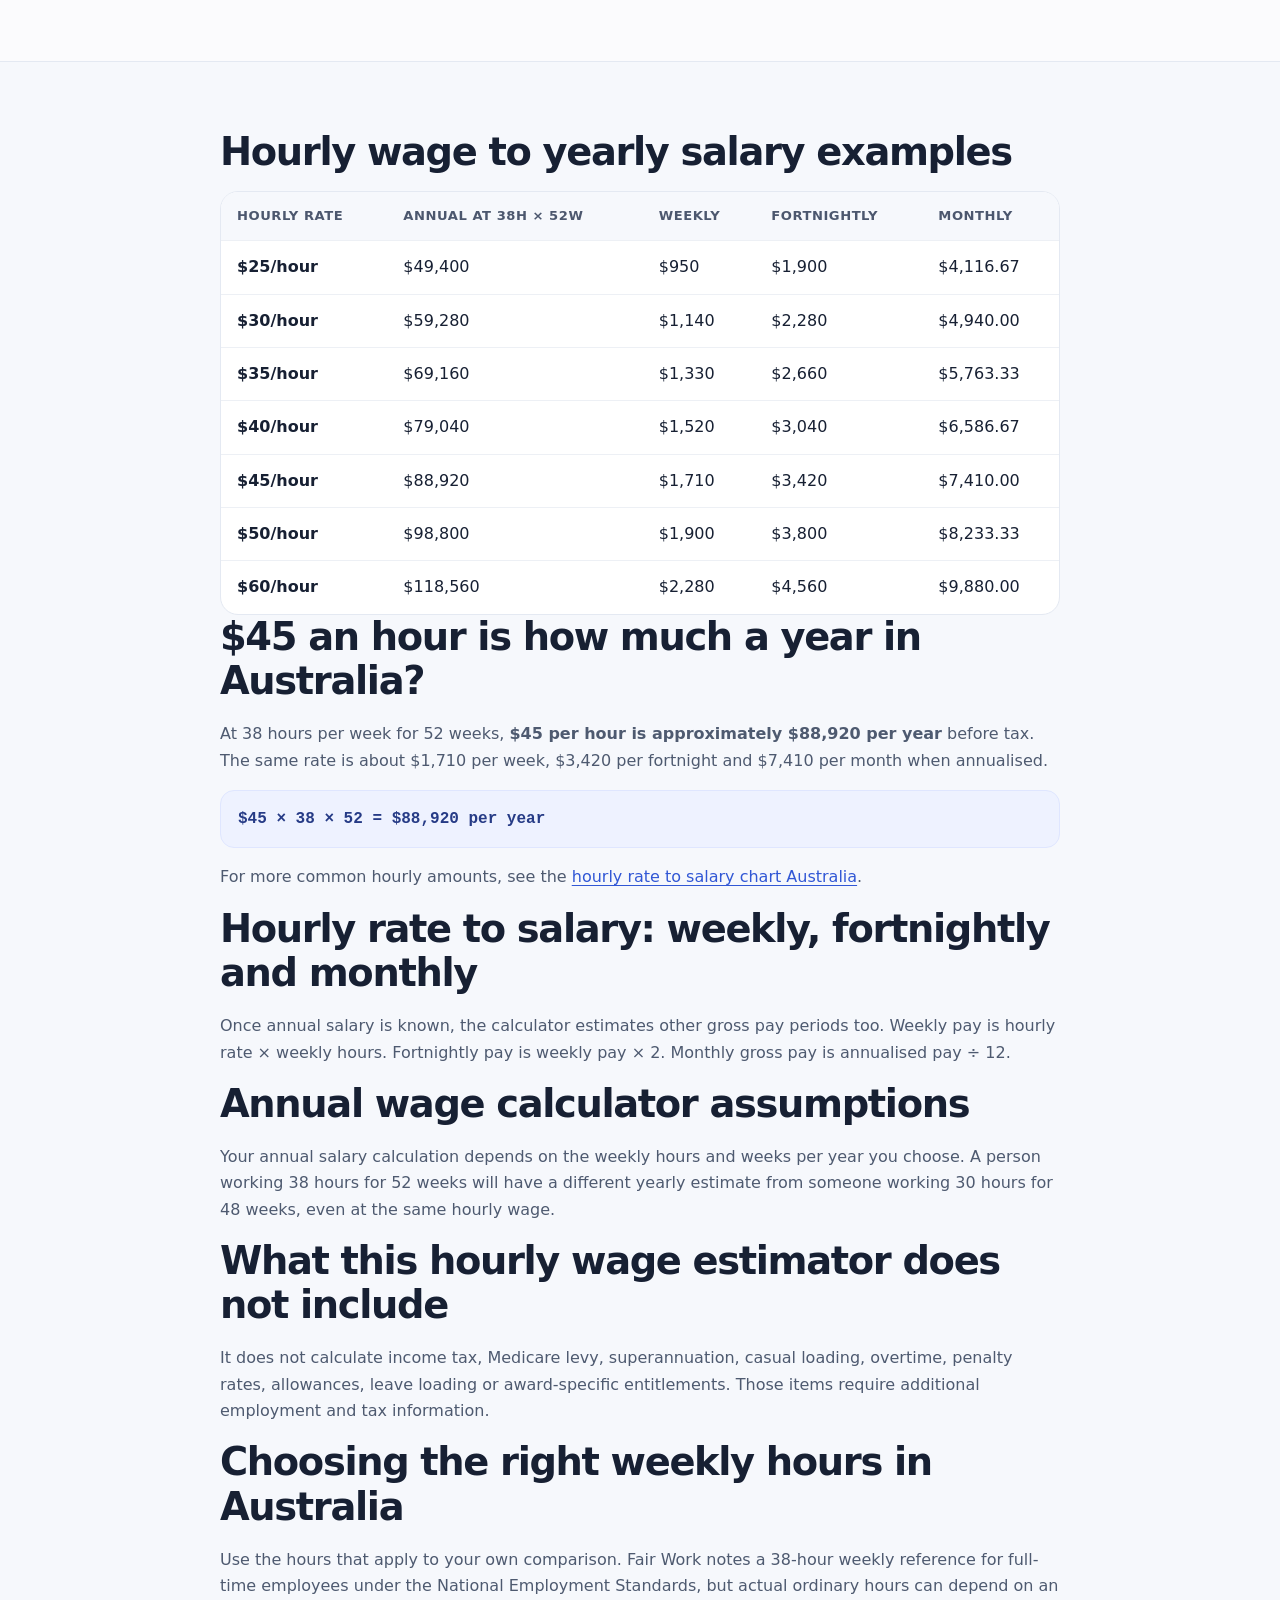
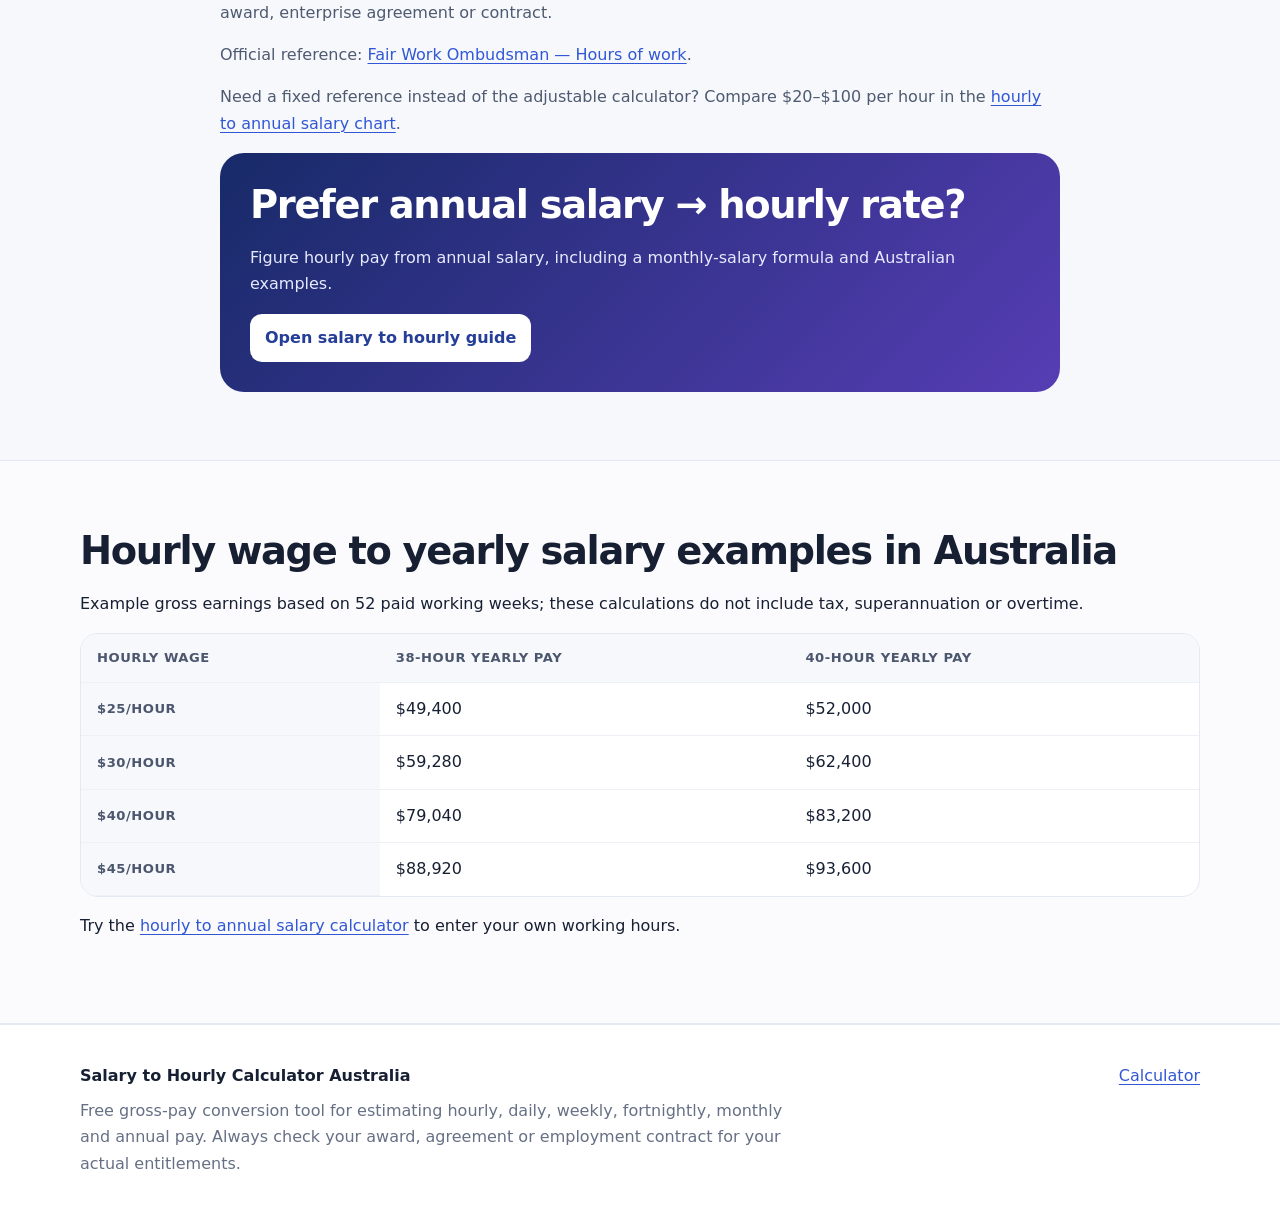
<file: hourly-to-salary-australia/index.html>
<!DOCTYPE html>

<html lang="en-AU">
<head>
<meta charset="utf-8"/>
<meta content="width=device-width,initial-scale=1" name="viewport"/>
<title>Hourly to Salary Calculator Australia | Yearly Pay</title>
<meta content="Convert hourly wages to annual salary in Australia. See $25, $30, $40 and $45 hourly examples, weekly and fortnightly estimates, and adjustable working hours." name="description"/>
<meta content="index,follow,max-image-preview:large,max-snippet:-1,max-video-preview:-1" name="robots"/>
<link href="https://kavindanipun.github.io/salary-hourly-calculator/hourly-to-salary-australia/" rel="canonical"/>
<link href="https://kavindanipun.github.io/salary-hourly-calculator/favicon.svg" rel="icon" type="image/svg+xml"/>
<link href="https://kavindanipun.github.io/salary-hourly-calculator/apple-touch-icon.png" rel="apple-touch-icon"/>
<link href="https://kavindanipun.github.io/salary-hourly-calculator/site.webmanifest" rel="manifest"/>
<meta content="#3157d5" name="theme-color"/>
<meta content="light" name="color-scheme"/>
<meta content="website" property="og:type"/>
<meta content="Salary to Hourly Calculator Australia" property="og:site_name"/>
<meta content="en_AU" property="og:locale"/>
<meta content="Hourly to Salary Calculator Australia | Yearly Pay" property="og:title"/>
<meta content="Convert hourly wages to annual salary in Australia. See $25, $30, $40 and $45 hourly examples, weekly and fortnightly estimates, and adjustable working hours." property="og:description"/>
<meta content="https://kavindanipun.github.io/salary-hourly-calculator/hourly-to-salary-australia/" property="og:url"/>
<meta content="https://kavindanipun.github.io/salary-hourly-calculator/og-image.png" property="og:image"/>
<meta content="1200" property="og:image:width"/>
<meta content="630" property="og:image:height"/>
<meta content="Salary to Hourly Calculator Australia" property="og:image:alt"/>
<meta content="summary_large_image" name="twitter:card"/>
<meta content="Hourly to Salary Calculator Australia | Yearly Pay" name="twitter:title"/>
<meta content="Convert hourly wages to annual salary in Australia. See $25, $30, $40 and $45 hourly examples, weekly and fortnightly estimates, and adjustable working hours." name="twitter:description"/>
<meta content="https://kavindanipun.github.io/salary-hourly-calculator/og-image.png" name="twitter:image"/>
<link href="../assets/styles.css" rel="stylesheet"/>
<script type="application/ld+json">{"@context":"https://schema.org","@graph":[{"@type":"WebSite","@id":"https://kavindanipun.github.io/salary-hourly-calculator/#website","url":"https://kavindanipun.github.io/salary-hourly-calculator/","name":"Salary to Hourly Calculator Australia","inLanguage":"en-AU"},{"@type":"WebApplication","@id":"https://kavindanipun.github.io/salary-hourly-calculator/#calculator","name":"Salary to Hourly Calculator Australia","url":"https://kavindanipun.github.io/salary-hourly-calculator/","applicationCategory":"FinanceApplication","operatingSystem":"Any","isAccessibleForFree":true,"offers":{"@type":"Offer","price":"0","priceCurrency":"AUD"},"description":"Convert annual salary to hourly pay, or hourly pay to annual salary, using adjustable weekly hours and weeks worked.","inLanguage":"en-AU"}]}</script>
<script type="application/ld+json">{"@context":"https://schema.org","@graph":[{"@type":"WebPage","@id":"https://kavindanipun.github.io/salary-hourly-calculator/hourly-to-salary-australia/#webpage","url":"https://kavindanipun.github.io/salary-hourly-calculator/hourly-to-salary-australia/","name":"Hourly Wage to Yearly Salary Calculator Australia","description":"Convert hourly wages to annual salary in Australia. See $25, $30, $40 and $45 hourly examples, weekly and fortnightly estimates, and adjustable working hours.","dateModified":"2026-10-27","inLanguage":"en-AU","isPartOf":{"@id":"https://kavindanipun.github.io/salary-hourly-calculator/#website"}},{"@type":"BreadcrumbList","itemListElement":[{"@type":"ListItem","position":1,"name":"Home","item":"https://kavindanipun.github.io/salary-hourly-calculator/"},{"@type":"ListItem","position":2,"name":"Hourly wage to yearly salary","item":"https://kavindanipun.github.io/salary-hourly-calculator/hourly-to-salary-australia/"}]}]}</script>
</head>
<body data-calc-mode="hourly">
<a class="skip-link" href="#main">Skip to main content</a>
<header class="site-header">
<div class="container nav">
<a aria-label="Salary to Hourly Calculator Australia home" class="brand" href="https://kavindanipun.github.io/salary-hourly-calculator/">
<span aria-hidden="true" class="brand-mark">$</span>
<span>Pay Converter AU</span>
</a>
<nav aria-label="Primary navigation" class="nav-links">
<a href="https://kavindanipun.github.io/salary-hourly-calculator/#calculator">Calculator</a>
<a href="https://kavindanipun.github.io/salary-hourly-calculator/salary-to-hourly-australia/">Salary → Hourly</a>
<a href="https://kavindanipun.github.io/salary-hourly-calculator/hourly-to-salary-australia/">Hourly → Salary</a>
<a href="https://kavindanipun.github.io/salary-hourly-calculator/salary-conversion-table-australia/">Conversion Table</a>
<a href="https://kavindanipun.github.io/salary-hourly-calculator/hourly-rate-to-salary-chart-australia/">Hourly Chart</a>
<a href="https://kavindanipun.github.io/salary-hourly-calculator/#faq">FAQs</a>
</nav>
</div>
</header>
<main id="main">
<div class="container breadcrumb"><a href="https://kavindanipun.github.io/salary-hourly-calculator/">Home</a> › Hourly to salary calculator Australia</div>
<section class="page-hero">
<div class="container content-grid">
<div>
<span class="eyebrow">Hourly wage → annual salary</span>
<h1>Hourly Wage to Yearly Salary Calculator Australia</h1>
<p class="lead">Enter your hourly rate and work pattern to estimate annual, monthly, fortnightly, weekly and daily gross pay.</p>
</div>
<div aria-labelledby="calculator-title" class="card calculator" id="calculator">
<h2 id="calculator-title" style="font-size:1.45rem;margin-bottom:16px">Pay calculator</h2>
<div aria-label="Conversion direction" class="calc-tabs" role="tablist">
<button aria-selected="false" class="tab-btn" id="annualTab" role="tab" type="button">Salary → Hourly</button>
<button aria-selected="true" class="tab-btn" id="hourlyTab" role="tab" type="button">Hourly → Salary</button>
</div>
<div class="form-grid">
<div class="field full">
<label for="amount" id="amountLabel">Hourly rate (AUD)</label>
<div class="input-wrap"><span class="prefix">$</span><input aria-describedby="amountHelp" class="with-prefix" id="amount" inputmode="decimal" min="0.01" step="0.01" type="number" value="40"/></div>
<div class="helper" id="amountHelp">Enter your gross hourly rate before tax.</div>
</div>
<div class="field">
<label for="hoursPerWeek">Hours per week</label>
<input id="hoursPerWeek" inputmode="decimal" max="168" min="1" step="0.5" type="number" value="38"/>
<div class="helper">38 is a common full-time reference in Australia.</div>
</div>
<div class="field">
<label for="weeksPerYear">Weeks worked per year</label>
<input id="weeksPerYear" inputmode="decimal" max="52" min="1" step="1" type="number" value="52"/>
<div class="helper">Use fewer weeks if your calculation excludes unpaid time.</div>
</div>
<div class="field">
<label for="daysPerWeek">Work days per week</label>
<input id="daysPerWeek" inputmode="decimal" max="7" min="1" step="1" type="number" value="5"/>
</div>
</div>
<div aria-live="polite" class="results">
<div class="result-primary"><small id="primaryLabel">Estimated annual salary</small><strong id="primaryResult">—</strong></div>
<div class="result-grid">
<div class="result-item"><span>Hourly</span><strong id="hourlyResult">—</strong></div>
<div class="result-item"><span>Daily</span><strong id="dailyResult">—</strong></div>
<div class="result-item"><span>Weekly</span><strong id="weeklyResult">—</strong></div>
<div class="result-item"><span>Fortnightly</span><strong id="fortnightlyResult">—</strong></div>
<div class="result-item"><span>Monthly</span><strong id="monthlyResult">—</strong></div>
<div class="result-item"><span>Annual</span><strong id="annualResult">—</strong></div>
</div>
<p class="disclaimer">Gross-pay conversion only. Results do not calculate income tax, superannuation, overtime, penalty rates, allowances or leave loading.</p>
</div>
</div>
</div>
</section>
<section class="section soft"><div class="container prose">
<h2>How do I calculate annual salary from an hourly rate?</h2>
<p>Multiply the hourly wage by your weekly hours and the number of weeks included in the year. This is the standard way to convert <strong>hourly wage to yearly salary</strong> or <strong>pay per hour to salary</strong>.</p>
<div class="formula">Annual salary = Hourly rate × Hours per week × Weeks per year</div>
<p>For example, $40 per hour × 38 hours per week × 52 weeks gives an annual gross salary estimate of <strong>$79,040</strong>.</p>
<p>The same $40 hourly rate is about $1,520 per week, $3,040 per fortnight and $6,586.67 per month when annualised using those assumptions.</p>
</div></section>
<section class="section"><div class="container prose">
<h2>Hourly wage to yearly salary examples</h2>
<div class="table-wrap">
<table>
<thead><tr><th>Hourly rate</th><th>Annual at 38h × 52w</th><th>Weekly</th><th>Fortnightly</th><th>Monthly</th></tr></thead>
<tbody>
<tr><td>$25/hour</td><td>$49,400</td><td>$950</td><td>$1,900</td><td>$4,116.67</td></tr>
<tr><td>$30/hour</td><td>$59,280</td><td>$1,140</td><td>$2,280</td><td>$4,940.00</td></tr>
<tr><td>$35/hour</td><td>$69,160</td><td>$1,330</td><td>$2,660</td><td>$5,763.33</td></tr>
<tr><td>$40/hour</td><td>$79,040</td><td>$1,520</td><td>$3,040</td><td>$6,586.67</td></tr>
<tr><td>$45/hour</td><td>$88,920</td><td>$1,710</td><td>$3,420</td><td>$7,410.00</td></tr>
<tr><td>$50/hour</td><td>$98,800</td><td>$1,900</td><td>$3,800</td><td>$8,233.33</td></tr>
<tr><td>$60/hour</td><td>$118,560</td><td>$2,280</td><td>$4,560</td><td>$9,880.00</td></tr>
</tbody>
</table>
</div>
<h2>$45 an hour is how much a year in Australia?</h2>
<p>At 38 hours per week for 52 weeks, <strong>$45 per hour is approximately $88,920 per year</strong> before tax. The same rate is about $1,710 per week, $3,420 per fortnight and $7,410 per month when annualised.</p>
<div class="formula">$45 × 38 × 52 = $88,920 per year</div>
<p>For more common hourly amounts, see the <a href="https://kavindanipun.github.io/salary-hourly-calculator/hourly-rate-to-salary-chart-australia/">hourly rate to salary chart Australia</a>.</p>
<h2>Hourly rate to salary: weekly, fortnightly and monthly</h2>
<p>Once annual salary is known, the calculator estimates other gross pay periods too. Weekly pay is hourly rate × weekly hours. Fortnightly pay is weekly pay × 2. Monthly gross pay is annualised pay ÷ 12.</p>
<h2>Annual wage calculator assumptions</h2>
<p>Your annual salary calculation depends on the weekly hours and weeks per year you choose. A person working 38 hours for 52 weeks will have a different yearly estimate from someone working 30 hours for 48 weeks, even at the same hourly wage.</p>
<h2>What this hourly wage estimator does not include</h2>
<p>It does not calculate income tax, Medicare levy, superannuation, casual loading, overtime, penalty rates, allowances, leave loading or award-specific entitlements. Those items require additional employment and tax information.</p>
<h2>Choosing the right weekly hours in Australia</h2>
<p>Use the hours that apply to your own comparison. Fair Work notes a 38-hour weekly reference for full-time employees under the National Employment Standards, but actual ordinary hours can depend on an award, enterprise agreement or contract.</p>
<p>Official reference: <a href="https://www.fairwork.gov.au/employment-conditions/hours-of-work-breaks-and-rosters/hours-of-work" rel="noopener">Fair Work Ombudsman — Hours of work</a>.</p>
<p>Need a fixed reference instead of the adjustable calculator? Compare $20–$100 per hour in the <a href="https://kavindanipun.github.io/salary-hourly-calculator/hourly-rate-to-salary-chart-australia/">hourly to annual salary chart</a>.</p>
<div class="cta"><h2>Prefer annual salary → hourly rate?</h2><p>Figure hourly pay from annual salary, including a monthly-salary formula and Australian examples.</p><a href="https://kavindanipun.github.io/salary-hourly-calculator/salary-to-hourly-australia/">Open salary to hourly guide</a></div>
</div></section>
</main>
<section class="section soft"><div class="container"><h2>Hourly wage to yearly salary examples in Australia</h2><p>Example gross earnings based on 52 paid working weeks; these calculations do not include tax, superannuation or overtime.</p><div class="table-wrap"><table><thead><tr><th>Hourly wage</th><th>38-hour yearly pay</th><th>40-hour yearly pay</th></tr></thead><tbody>
<tr><th scope="row">$25/hour</th><td>$49,400</td><td>$52,000</td></tr><tr><th scope="row">$30/hour</th><td>$59,280</td><td>$62,400</td></tr><tr><th scope="row">$40/hour</th><td>$79,040</td><td>$83,200</td></tr><tr><th scope="row">$45/hour</th><td>$88,920</td><td>$93,600</td></tr></tbody></table></div><p>Try the <a href="https://kavindanipun.github.io/salary-hourly-calculator/#calculator">hourly to annual salary calculator</a> to enter your own working hours.</p></div></section><footer class="site-footer">
<div class="container footer-grid">
<div>
<strong>Salary to Hourly Calculator Australia</strong>
<p>Free gross-pay conversion tool for estimating hourly, daily, weekly, fortnightly, monthly and annual pay. Always check your award, agreement or employment contract for your actual entitlements.</p>
</div>
<div><a href="https://kavindanipun.github.io/salary-hourly-calculator/">Calculator</a></div>
</div>
</footer>
<script defer="" src="../assets/app.js"></script>
</body></html>
</file>
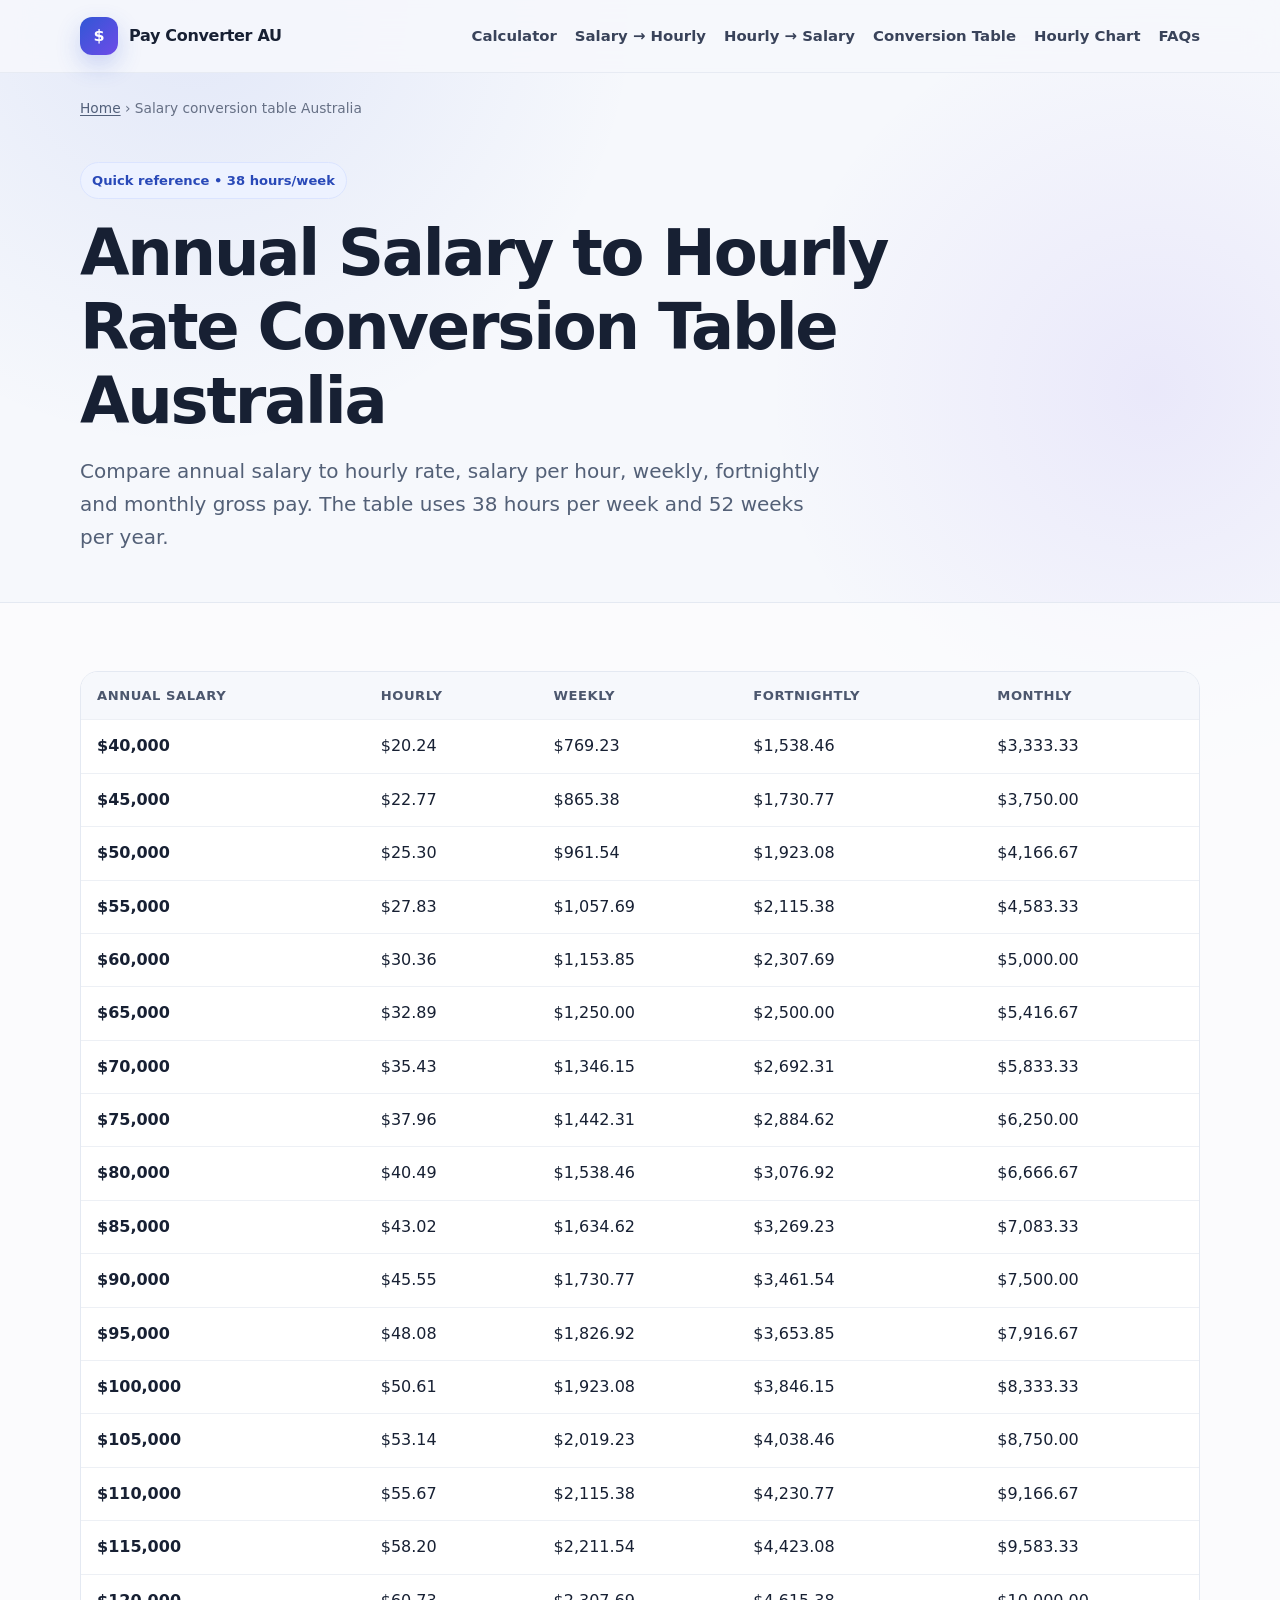
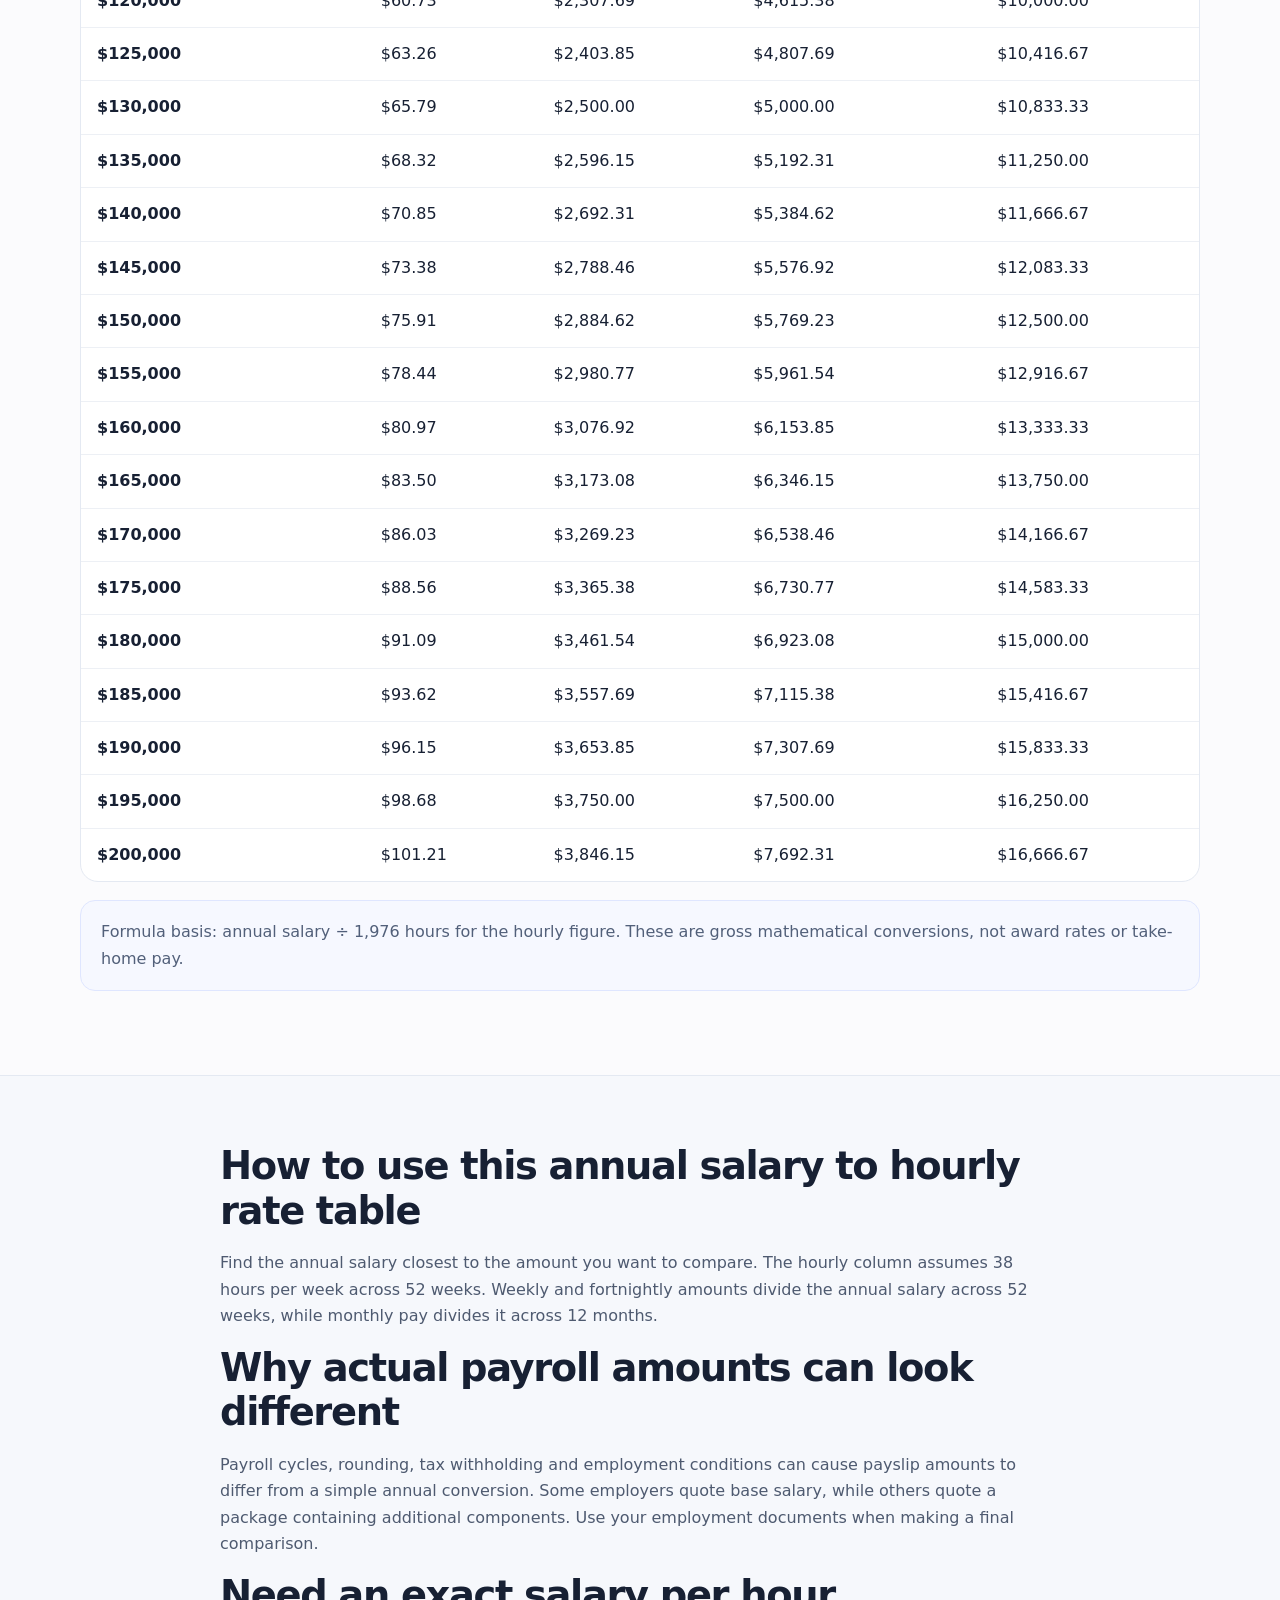
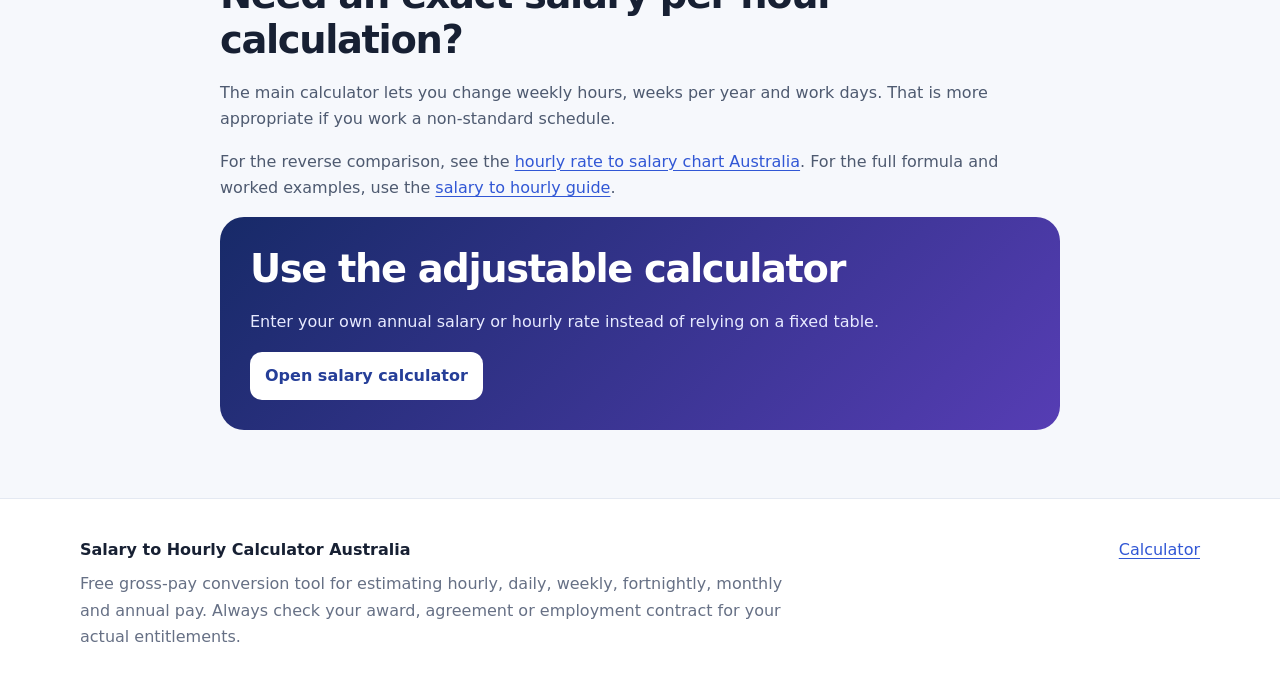
<file: salary-conversion-table-australia/index.html>
<!DOCTYPE html>

<html lang="en-AU">
<head>
<meta charset="utf-8"/>
<meta content="width=device-width,initial-scale=1" name="viewport"/>
<title>Salary to Hourly Conversion Table Australia | 38 Hours</title>
<meta content="Compare Australian yearly salaries with equivalent hourly rates, weekly, fortnightly and monthly gross pay in a handy 38-hour conversion table." name="description"/>
<meta content="index,follow,max-image-preview:large,max-snippet:-1,max-video-preview:-1" name="robots"/>
<link href="https://kavindanipun.github.io/salary-hourly-calculator/salary-conversion-table-australia/" rel="canonical"/>
<link href="https://kavindanipun.github.io/salary-hourly-calculator/favicon.svg" rel="icon" type="image/svg+xml"/>
<link href="https://kavindanipun.github.io/salary-hourly-calculator/apple-touch-icon.png" rel="apple-touch-icon"/>
<link href="https://kavindanipun.github.io/salary-hourly-calculator/site.webmanifest" rel="manifest"/>
<meta content="#3157d5" name="theme-color"/>
<meta content="light" name="color-scheme"/>
<meta content="website" property="og:type"/>
<meta content="Salary to Hourly Calculator Australia" property="og:site_name"/>
<meta content="en_AU" property="og:locale"/>
<meta content="Salary to Hourly Conversion Table Australia | 38 Hours" property="og:title"/>
<meta content="Compare Australian yearly salaries with equivalent hourly rates, weekly, fortnightly and monthly gross pay in a handy 38-hour conversion table." property="og:description"/>
<meta content="https://kavindanipun.github.io/salary-hourly-calculator/salary-conversion-table-australia/" property="og:url"/>
<meta content="https://kavindanipun.github.io/salary-hourly-calculator/og-image.png" property="og:image"/>
<meta content="1200" property="og:image:width"/>
<meta content="630" property="og:image:height"/>
<meta content="Salary to Hourly Calculator Australia" property="og:image:alt"/>
<meta content="summary_large_image" name="twitter:card"/>
<meta content="Salary to Hourly Conversion Table Australia | 38 Hours" name="twitter:title"/>
<meta content="Compare Australian yearly salaries with equivalent hourly rates, weekly, fortnightly and monthly gross pay in a handy 38-hour conversion table." name="twitter:description"/>
<meta content="https://kavindanipun.github.io/salary-hourly-calculator/og-image.png" name="twitter:image"/>
<link href="../assets/styles.css" rel="stylesheet"/>
<script type="application/ld+json">{"@context":"https://schema.org","@graph":[{"@type":"WebSite","@id":"https://kavindanipun.github.io/salary-hourly-calculator/#website","url":"https://kavindanipun.github.io/salary-hourly-calculator/","name":"Salary to Hourly Calculator Australia","inLanguage":"en-AU"},{"@type":"WebApplication","@id":"https://kavindanipun.github.io/salary-hourly-calculator/#calculator","name":"Salary to Hourly Calculator Australia","url":"https://kavindanipun.github.io/salary-hourly-calculator/","applicationCategory":"FinanceApplication","operatingSystem":"Any","isAccessibleForFree":true,"offers":{"@type":"Offer","price":"0","priceCurrency":"AUD"},"description":"Convert annual salary to hourly pay, or hourly pay to annual salary, using adjustable weekly hours and weeks worked.","inLanguage":"en-AU"}]}</script>
<script type="application/ld+json">{"@context":"https://schema.org","@graph":[{"@type":"WebPage","@id":"https://kavindanipun.github.io/salary-hourly-calculator/salary-conversion-table-australia/#webpage","url":"https://kavindanipun.github.io/salary-hourly-calculator/salary-conversion-table-australia/","name":"Annual Salary to Hourly Rate Conversion Table Australia","description":"Compare Australian yearly salaries with equivalent hourly rates, weekly, fortnightly and monthly gross pay in a handy 38-hour conversion table.","dateModified":"2026-10-27","inLanguage":"en-AU","isPartOf":{"@id":"https://kavindanipun.github.io/salary-hourly-calculator/#website"}},{"@type":"BreadcrumbList","itemListElement":[{"@type":"ListItem","position":1,"name":"Home","item":"https://kavindanipun.github.io/salary-hourly-calculator/"},{"@type":"ListItem","position":2,"name":"Annual salary to hourly rate conversion table","item":"https://kavindanipun.github.io/salary-hourly-calculator/salary-conversion-table-australia/"}]}]}</script>
</head>
<body data-calc-mode="annual">
<a class="skip-link" href="#main">Skip to main content</a>
<header class="site-header">
<div class="container nav">
<a aria-label="Salary to Hourly Calculator Australia home" class="brand" href="https://kavindanipun.github.io/salary-hourly-calculator/">
<span aria-hidden="true" class="brand-mark">$</span>
<span>Pay Converter AU</span>
</a>
<nav aria-label="Primary navigation" class="nav-links">
<a href="https://kavindanipun.github.io/salary-hourly-calculator/#calculator">Calculator</a>
<a href="https://kavindanipun.github.io/salary-hourly-calculator/salary-to-hourly-australia/">Salary → Hourly</a>
<a href="https://kavindanipun.github.io/salary-hourly-calculator/hourly-to-salary-australia/">Hourly → Salary</a>
<a href="https://kavindanipun.github.io/salary-hourly-calculator/salary-conversion-table-australia/">Conversion Table</a>
<a href="https://kavindanipun.github.io/salary-hourly-calculator/hourly-rate-to-salary-chart-australia/">Hourly Chart</a>
<a href="https://kavindanipun.github.io/salary-hourly-calculator/#faq">FAQs</a>
</nav>
</div>
</header>
<main id="main">
<div class="container breadcrumb"><a href="https://kavindanipun.github.io/salary-hourly-calculator/">Home</a> › Salary conversion table Australia</div>
<section class="page-hero"><div class="container">
<span class="eyebrow">Quick reference • 38 hours/week</span>
<h1>Annual Salary to Hourly Rate Conversion Table Australia</h1>
<p class="lead">Compare annual salary to hourly rate, salary per hour, weekly, fortnightly and monthly gross pay. The table uses 38 hours per week and 52 weeks per year.</p>
</div></section>
<section class="section soft"><div class="container">
<div class="table-wrap">
<table>
<thead><tr><th>Annual salary</th><th>Hourly</th><th>Weekly</th><th>Fortnightly</th><th>Monthly</th></tr></thead>
<tbody><tr><td>$40,000</td><td>$20.24</td><td>$769.23</td><td>$1,538.46</td><td>$3,333.33</td></tr>
<tr><td>$45,000</td><td>$22.77</td><td>$865.38</td><td>$1,730.77</td><td>$3,750.00</td></tr>
<tr><td>$50,000</td><td>$25.30</td><td>$961.54</td><td>$1,923.08</td><td>$4,166.67</td></tr>
<tr><td>$55,000</td><td>$27.83</td><td>$1,057.69</td><td>$2,115.38</td><td>$4,583.33</td></tr>
<tr><td>$60,000</td><td>$30.36</td><td>$1,153.85</td><td>$2,307.69</td><td>$5,000.00</td></tr>
<tr><td>$65,000</td><td>$32.89</td><td>$1,250.00</td><td>$2,500.00</td><td>$5,416.67</td></tr>
<tr><td>$70,000</td><td>$35.43</td><td>$1,346.15</td><td>$2,692.31</td><td>$5,833.33</td></tr>
<tr><td>$75,000</td><td>$37.96</td><td>$1,442.31</td><td>$2,884.62</td><td>$6,250.00</td></tr>
<tr><td>$80,000</td><td>$40.49</td><td>$1,538.46</td><td>$3,076.92</td><td>$6,666.67</td></tr>
<tr><td>$85,000</td><td>$43.02</td><td>$1,634.62</td><td>$3,269.23</td><td>$7,083.33</td></tr>
<tr><td>$90,000</td><td>$45.55</td><td>$1,730.77</td><td>$3,461.54</td><td>$7,500.00</td></tr>
<tr><td>$95,000</td><td>$48.08</td><td>$1,826.92</td><td>$3,653.85</td><td>$7,916.67</td></tr>
<tr><td>$100,000</td><td>$50.61</td><td>$1,923.08</td><td>$3,846.15</td><td>$8,333.33</td></tr>
<tr><td>$105,000</td><td>$53.14</td><td>$2,019.23</td><td>$4,038.46</td><td>$8,750.00</td></tr>
<tr><td>$110,000</td><td>$55.67</td><td>$2,115.38</td><td>$4,230.77</td><td>$9,166.67</td></tr>
<tr><td>$115,000</td><td>$58.20</td><td>$2,211.54</td><td>$4,423.08</td><td>$9,583.33</td></tr>
<tr><td>$120,000</td><td>$60.73</td><td>$2,307.69</td><td>$4,615.38</td><td>$10,000.00</td></tr>
<tr><td>$125,000</td><td>$63.26</td><td>$2,403.85</td><td>$4,807.69</td><td>$10,416.67</td></tr>
<tr><td>$130,000</td><td>$65.79</td><td>$2,500.00</td><td>$5,000.00</td><td>$10,833.33</td></tr>
<tr><td>$135,000</td><td>$68.32</td><td>$2,596.15</td><td>$5,192.31</td><td>$11,250.00</td></tr>
<tr><td>$140,000</td><td>$70.85</td><td>$2,692.31</td><td>$5,384.62</td><td>$11,666.67</td></tr>
<tr><td>$145,000</td><td>$73.38</td><td>$2,788.46</td><td>$5,576.92</td><td>$12,083.33</td></tr>
<tr><td>$150,000</td><td>$75.91</td><td>$2,884.62</td><td>$5,769.23</td><td>$12,500.00</td></tr>
<tr><td>$155,000</td><td>$78.44</td><td>$2,980.77</td><td>$5,961.54</td><td>$12,916.67</td></tr>
<tr><td>$160,000</td><td>$80.97</td><td>$3,076.92</td><td>$6,153.85</td><td>$13,333.33</td></tr>
<tr><td>$165,000</td><td>$83.50</td><td>$3,173.08</td><td>$6,346.15</td><td>$13,750.00</td></tr>
<tr><td>$170,000</td><td>$86.03</td><td>$3,269.23</td><td>$6,538.46</td><td>$14,166.67</td></tr>
<tr><td>$175,000</td><td>$88.56</td><td>$3,365.38</td><td>$6,730.77</td><td>$14,583.33</td></tr>
<tr><td>$180,000</td><td>$91.09</td><td>$3,461.54</td><td>$6,923.08</td><td>$15,000.00</td></tr>
<tr><td>$185,000</td><td>$93.62</td><td>$3,557.69</td><td>$7,115.38</td><td>$15,416.67</td></tr>
<tr><td>$190,000</td><td>$96.15</td><td>$3,653.85</td><td>$7,307.69</td><td>$15,833.33</td></tr>
<tr><td>$195,000</td><td>$98.68</td><td>$3,750.00</td><td>$7,500.00</td><td>$16,250.00</td></tr>
<tr><td>$200,000</td><td>$101.21</td><td>$3,846.15</td><td>$7,692.31</td><td>$16,666.67</td></tr></tbody>
</table>
</div>
<p class="source-note" style="margin-top:18px">Formula basis: annual salary ÷ 1,976 hours for the hourly figure. These are gross mathematical conversions, not award rates or take-home pay.</p>
</div></section>
<section class="section"><div class="container prose">
<h2>How to use this annual salary to hourly rate table</h2>
<p>Find the annual salary closest to the amount you want to compare. The hourly column assumes 38 hours per week across 52 weeks. Weekly and fortnightly amounts divide the annual salary across 52 weeks, while monthly pay divides it across 12 months.</p>
<h2>Why actual payroll amounts can look different</h2>
<p>Payroll cycles, rounding, tax withholding and employment conditions can cause payslip amounts to differ from a simple annual conversion. Some employers quote base salary, while others quote a package containing additional components. Use your employment documents when making a final comparison.</p>
<h2>Need an exact salary per hour calculation?</h2>
<p>The main calculator lets you change weekly hours, weeks per year and work days. That is more appropriate if you work a non-standard schedule.</p>
<p>For the reverse comparison, see the <a href="https://kavindanipun.github.io/salary-hourly-calculator/hourly-rate-to-salary-chart-australia/">hourly rate to salary chart Australia</a>. For the full formula and worked examples, use the <a href="https://kavindanipun.github.io/salary-hourly-calculator/salary-to-hourly-australia/">salary to hourly guide</a>.</p>
<div class="cta"><h2>Use the adjustable calculator</h2><p>Enter your own annual salary or hourly rate instead of relying on a fixed table.</p><a href="https://kavindanipun.github.io/salary-hourly-calculator/#calculator">Open salary calculator</a></div>
</div></section>
</main>
<footer class="site-footer">
<div class="container footer-grid">
<div>
<strong>Salary to Hourly Calculator Australia</strong>
<p>Free gross-pay conversion tool for estimating hourly, daily, weekly, fortnightly, monthly and annual pay. Always check your award, agreement or employment contract for your actual entitlements.</p>
</div>
<div><a href="https://kavindanipun.github.io/salary-hourly-calculator/">Calculator</a></div>
</div>
</footer>
<script defer="" src="../assets/app.js"></script>
</body></html>
</file>
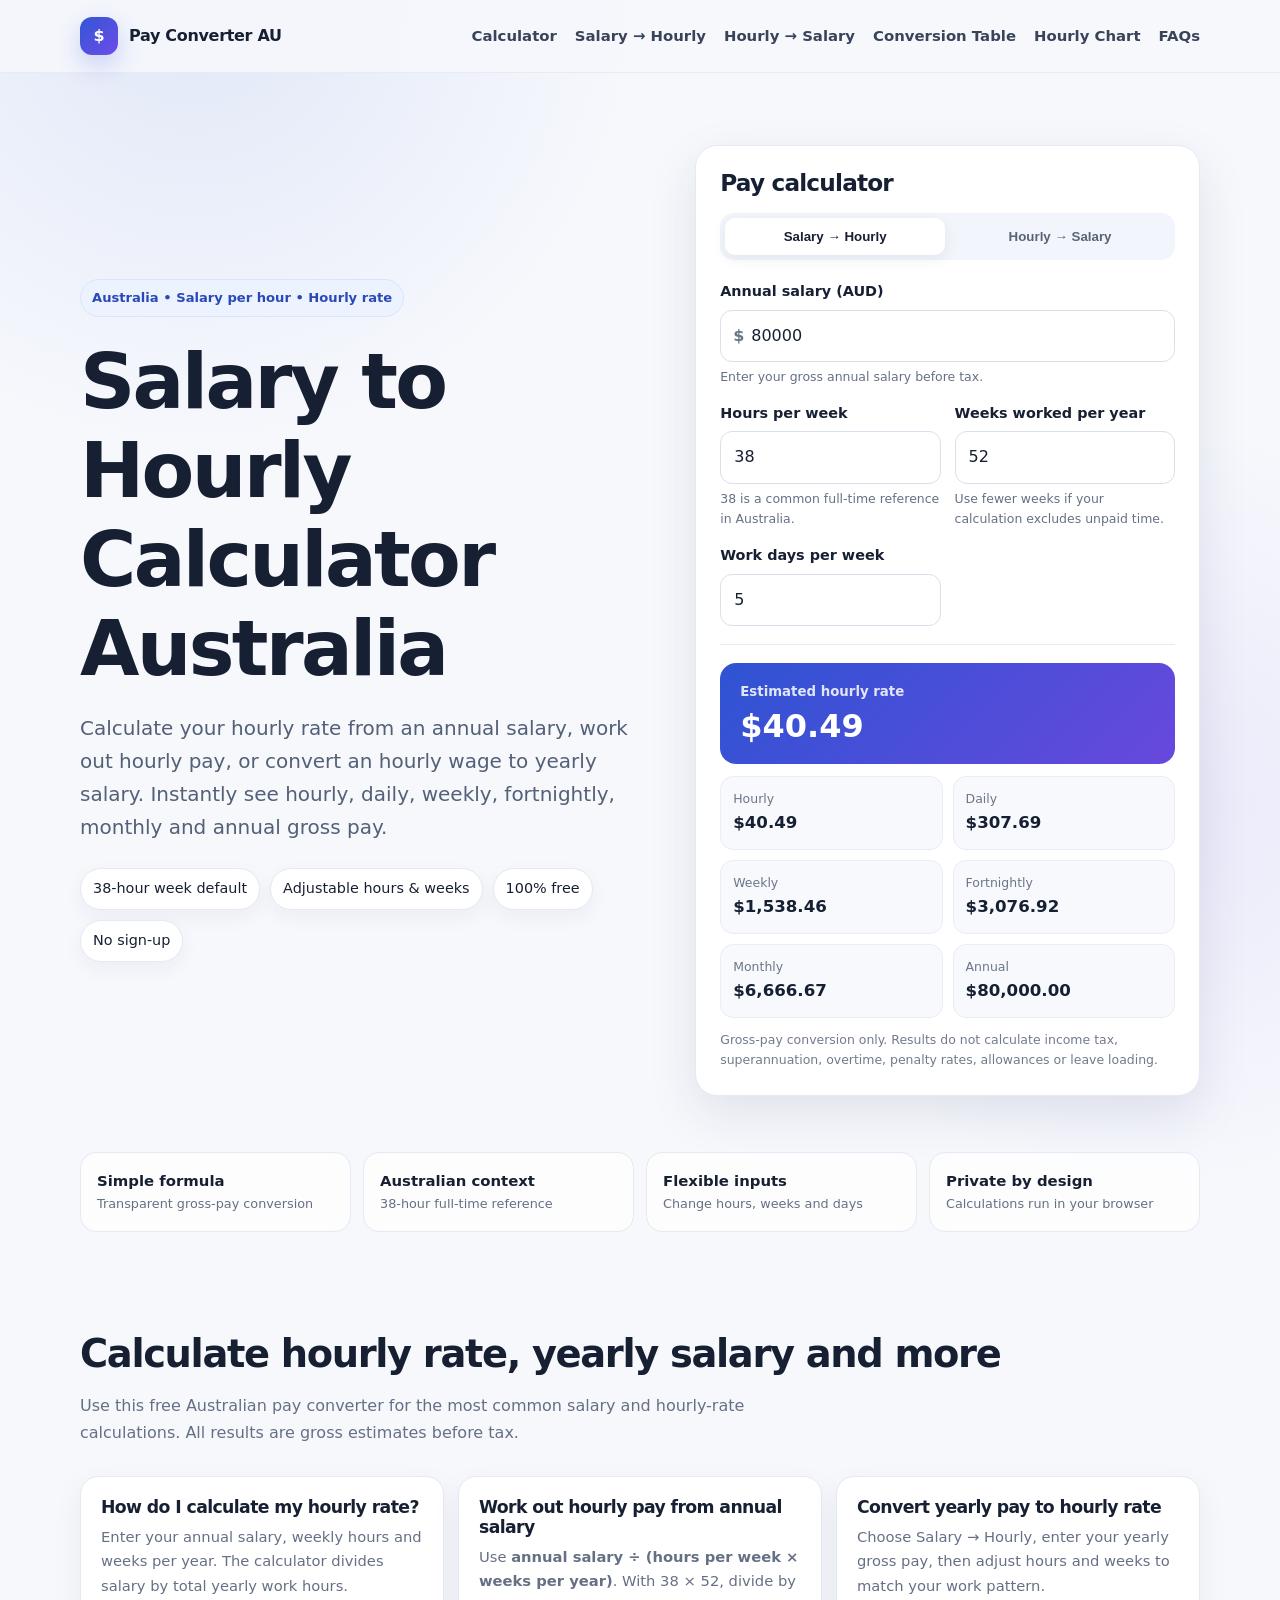
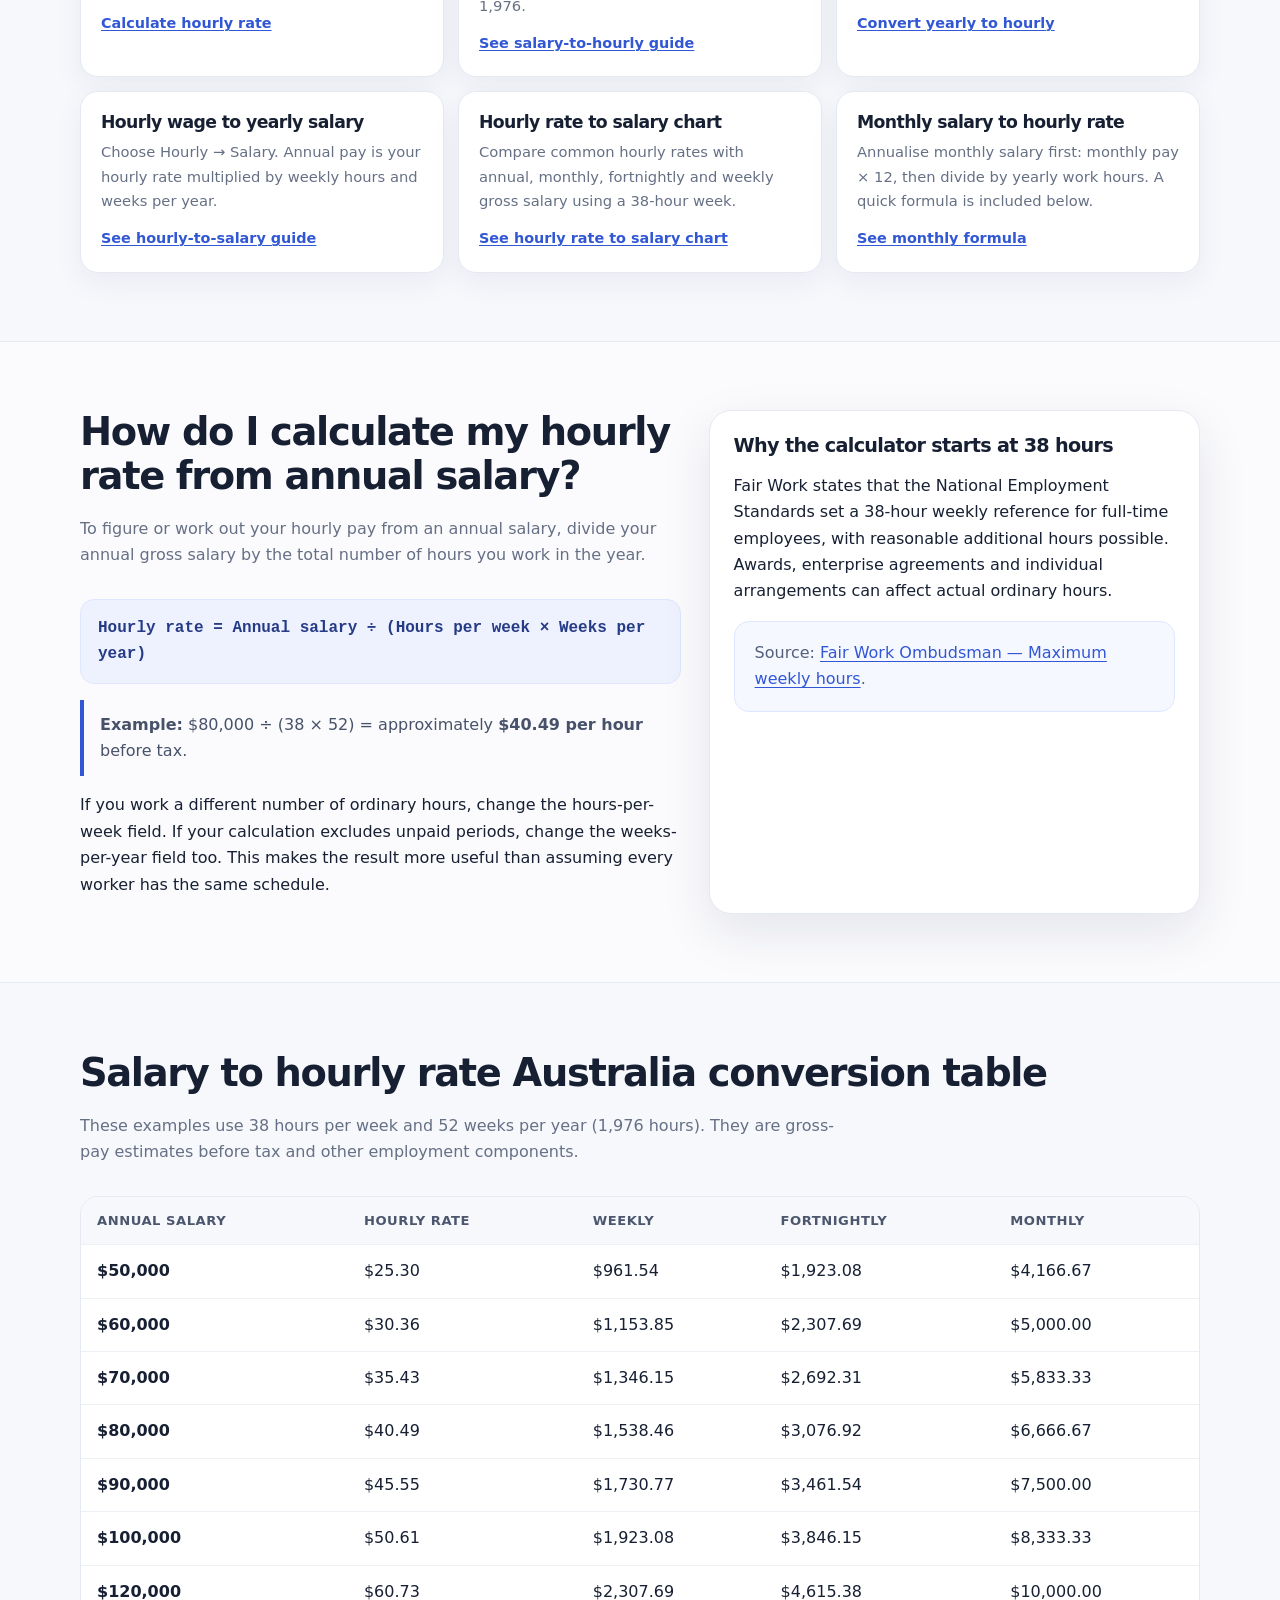
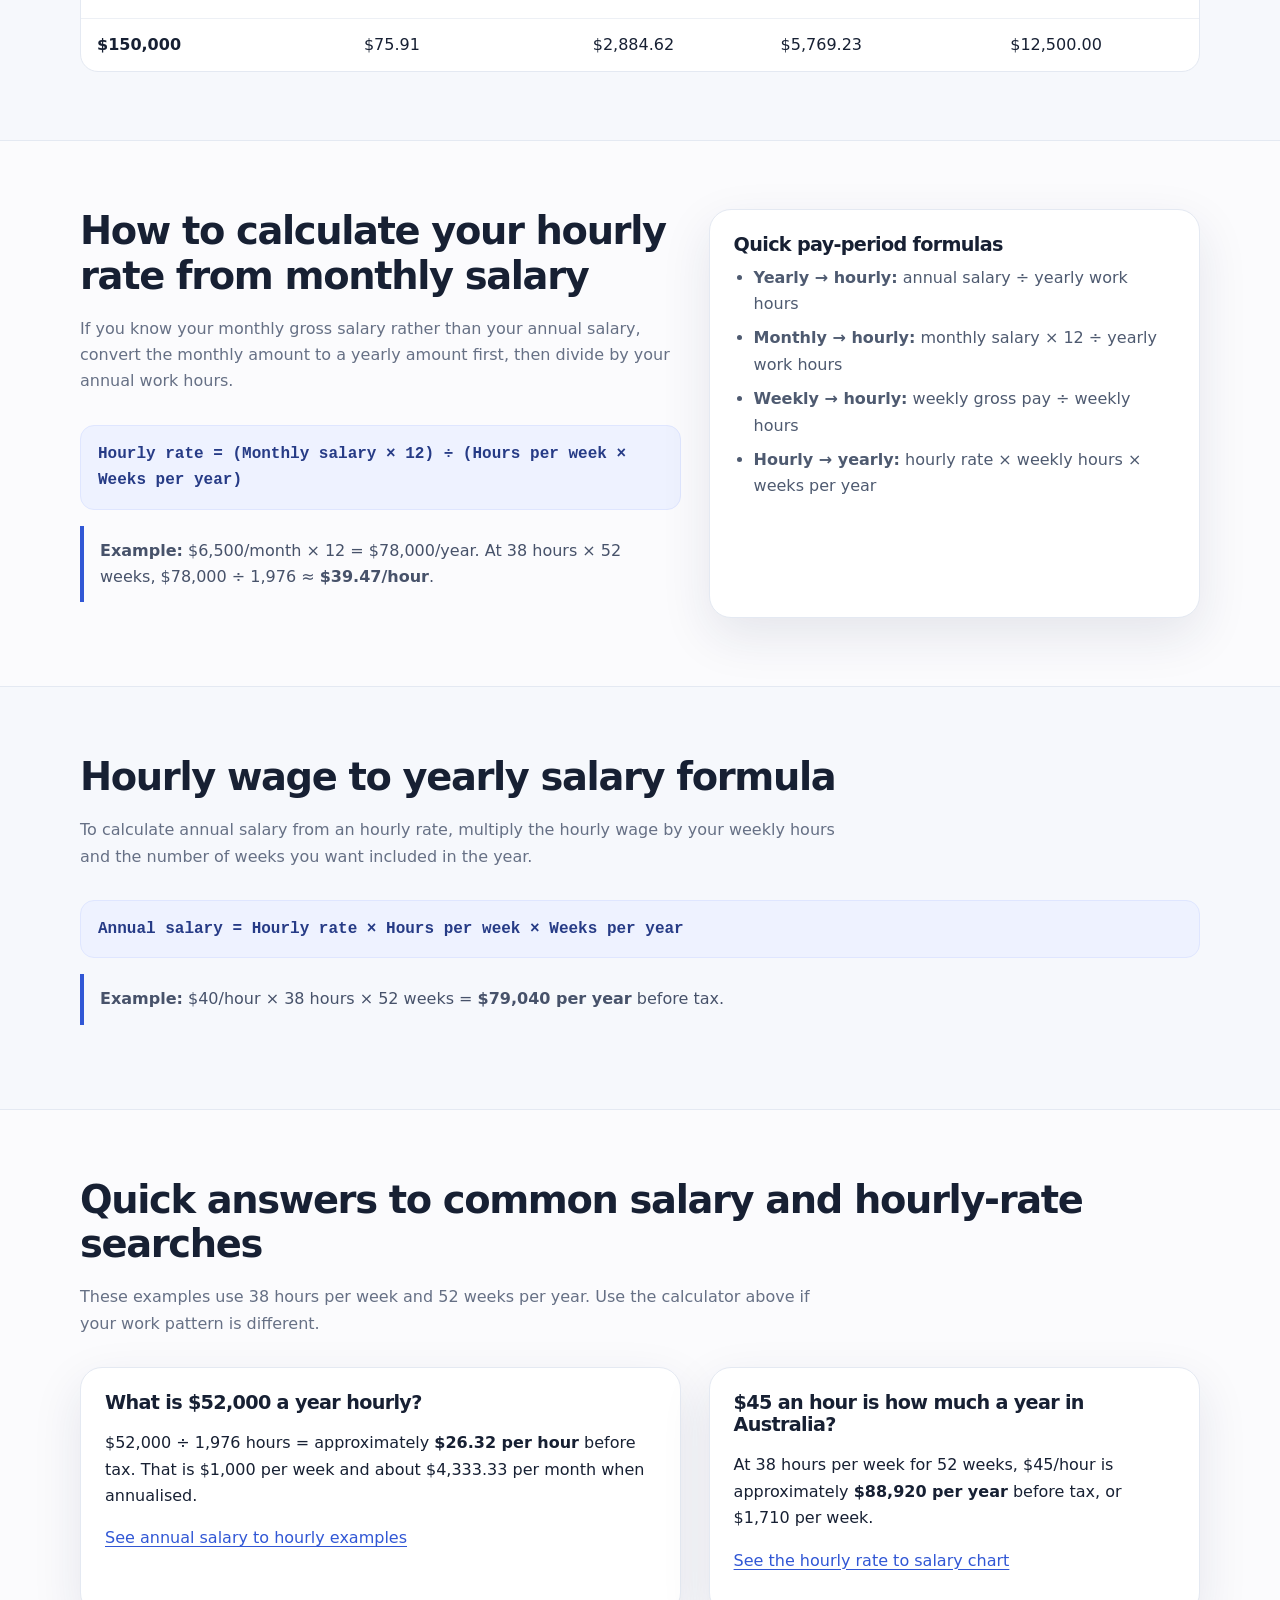
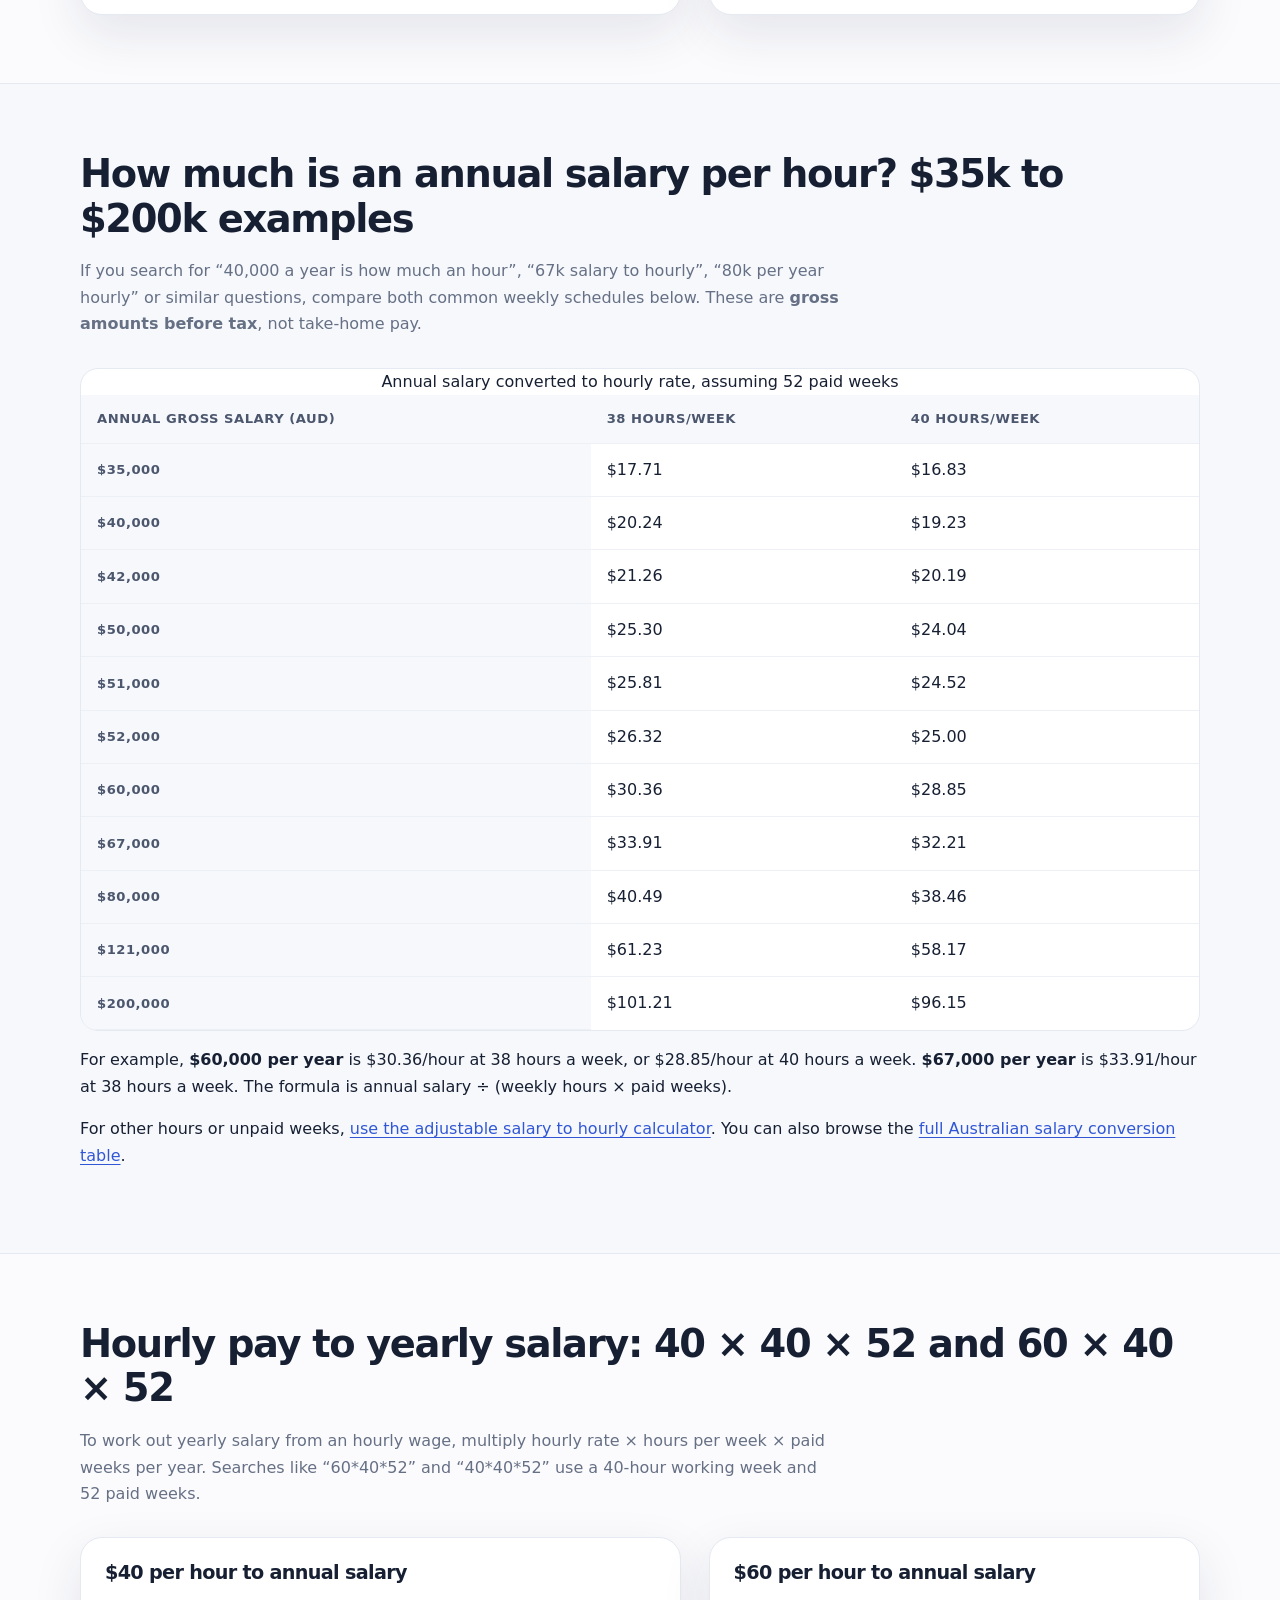
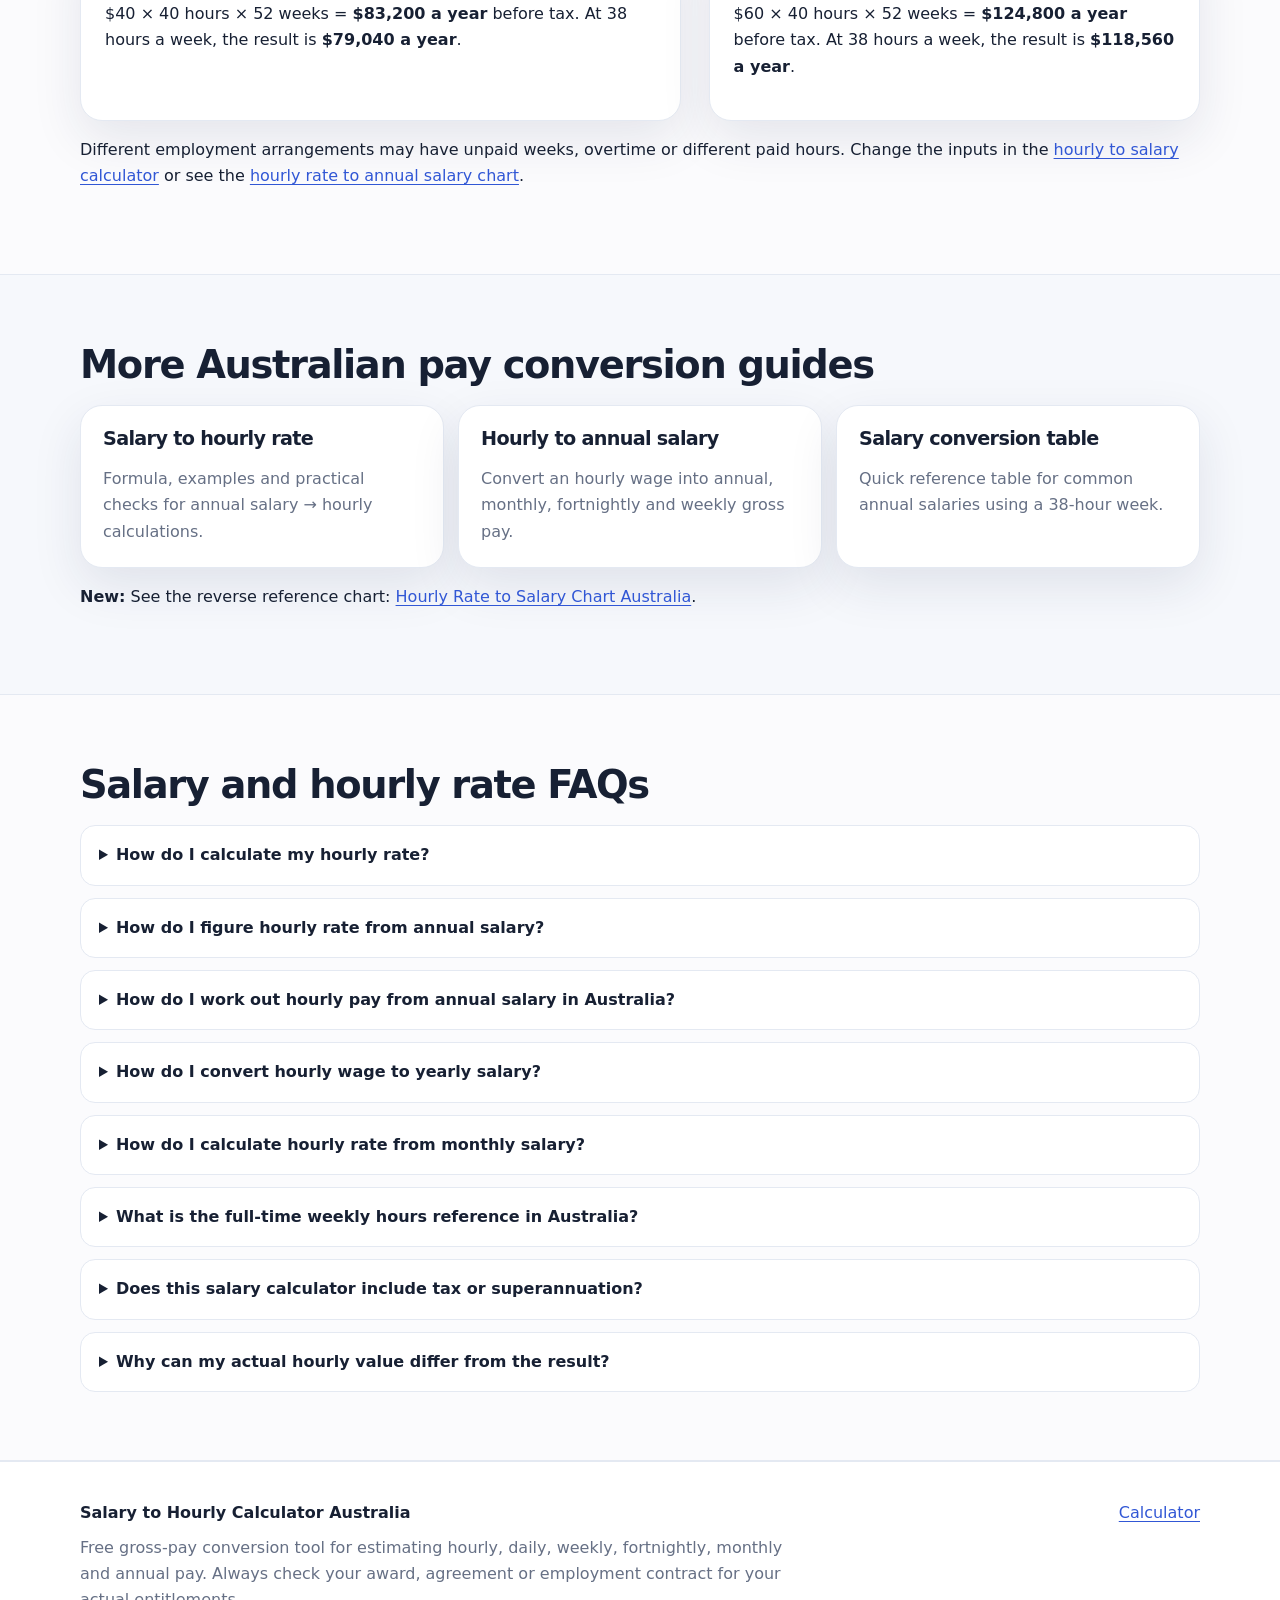
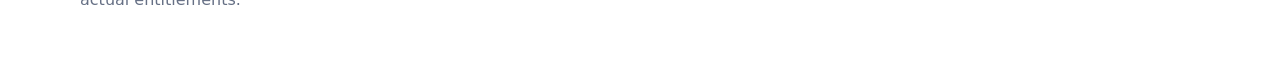
<file: salary-hourly-calculator-query-matched-SEO/index.html>
<!doctype html>
<html lang="en-AU">
<head>
<meta charset="utf-8">
<meta name="viewport" content="width=device-width,initial-scale=1">
<title>Salary to Hourly Calculator Australia | Annual & Hourly Pay</title>
<meta name="description" content="Free salary to hourly calculator for Australia. Convert annual pay to hourly rates or hourly wages to yearly salary, with 38/40-hour examples and flexible inputs.">
<meta name="robots" content="index,follow,max-image-preview:large,max-snippet:-1,max-video-preview:-1">
<link rel="canonical" href="https://kavindanipun.github.io/salary-hourly-calculator/">
<link rel="icon" href="https://kavindanipun.github.io/salary-hourly-calculator/favicon.svg" type="image/svg+xml">
<link rel="apple-touch-icon" href="https://kavindanipun.github.io/salary-hourly-calculator/apple-touch-icon.png">
<link rel="manifest" href="https://kavindanipun.github.io/salary-hourly-calculator/site.webmanifest">
<meta name="theme-color" content="#3157d5">
<meta name="color-scheme" content="light">
<meta property="og:type" content="website">
<meta property="og:site_name" content="Salary to Hourly Calculator Australia">
<meta property="og:locale" content="en_AU">
<meta property="og:title" content="Salary to Hourly Calculator Australia | Annual & Hourly Pay">
<meta property="og:description" content="Free salary to hourly calculator for Australia. Convert annual pay to hourly rates or hourly wages to yearly salary, with 38/40-hour examples and flexible inputs.">
<meta property="og:url" content="https://kavindanipun.github.io/salary-hourly-calculator/">
<meta property="og:image" content="https://kavindanipun.github.io/salary-hourly-calculator/og-image.png">
<meta property="og:image:width" content="1200">
<meta property="og:image:height" content="630">
<meta property="og:image:alt" content="Salary to Hourly Calculator Australia">
<meta name="twitter:card" content="summary_large_image">
<meta name="twitter:title" content="Salary to Hourly Calculator Australia | Annual & Hourly Pay">
<meta name="twitter:description" content="Free salary to hourly calculator for Australia. Convert annual pay to hourly rates or hourly wages to yearly salary, with 38/40-hour examples and flexible inputs.">
<meta name="twitter:image" content="https://kavindanipun.github.io/salary-hourly-calculator/og-image.png">
<link rel="stylesheet" href="https://kavindanipun.github.io/salary-hourly-calculator/assets/styles.css">
<script type="application/ld+json">{"@context":"https://schema.org","@graph":[{"@type":"WebSite","@id":"https://kavindanipun.github.io/salary-hourly-calculator/#website","url":"https://kavindanipun.github.io/salary-hourly-calculator/","name":"Salary Per Hour Calculator Australia","alternateName":["Salary to Hourly Calculator Australia","Hourly Rate Calculator Australia","Pay Converter AU"],"inLanguage":"en-AU"},{"@type":"WebApplication","@id":"https://kavindanipun.github.io/salary-hourly-calculator/#calculator","name":"Salary Per Hour & Hourly Rate Calculator Australia","alternateName":["Salary to Hourly Calculator","Hourly Wage Estimator","Annual Wage Calculator","Hourly to Salary Calculator"],"url":"https://kavindanipun.github.io/salary-hourly-calculator/","applicationCategory":"FinanceApplication","operatingSystem":"Any","isAccessibleForFree":true,"offers":{"@type":"Offer","price":"0","priceCurrency":"AUD"},"description":"Calculate hourly rate from annual salary, convert hourly wage to yearly salary, and estimate daily, weekly, fortnightly and monthly gross pay with adjustable work hours and weeks.","featureList":["Annual salary to hourly rate conversion","Hourly wage to yearly salary conversion","Daily, weekly, fortnightly and monthly gross pay estimates","Adjustable hours per week and weeks per year"],"dateModified":"2026-10-13","inLanguage":"en-AU"}]}</script>
<script type="application/ld+json">{"@context":"https://schema.org","@type":"FAQPage","mainEntity":[{"@type":"Question","name":"How do I calculate my hourly rate?","acceptedAnswer":{"@type":"Answer","text":"Divide your annual gross salary by your total annual work hours. For 38 hours per week across 52 weeks, divide by 1,976."}},{"@type":"Question","name":"How do I figure hourly rate from annual salary?","acceptedAnswer":{"@type":"Answer","text":"Use annual salary divided by hours per week multiplied by weeks per year. Change the hours or weeks to match your work pattern."}},{"@type":"Question","name":"How do I convert hourly wage to yearly salary?","acceptedAnswer":{"@type":"Answer","text":"Multiply hourly wage by hours worked per week and weeks worked per year. For example, $40 \u00d7 38 \u00d7 52 = $79,040 per year before tax."}},{"@type":"Question","name":"How do I calculate hourly rate from monthly salary?","acceptedAnswer":{"@type":"Answer","text":"Multiply monthly gross salary by 12, then divide by annual work hours. At 38 hours per week and 52 weeks, divide by 1,976."}},{"@type":"Question","name":"Does this calculator include tax and superannuation?","acceptedAnswer":{"@type":"Answer","text":"No. This calculator converts gross pay only and does not calculate income tax, superannuation, overtime, penalty rates, allowances or leave loading."}}]}</script>
</head>
<body data-calc-mode="annual">
<a class="skip-link" href="#main">Skip to main content</a>

<header class="site-header">
  <div class="container nav">
    <a class="brand" href="https://kavindanipun.github.io/salary-hourly-calculator/" aria-label="Salary to Hourly Calculator Australia home">
      <span class="brand-mark" aria-hidden="true">$</span>
      <span>Pay Converter AU</span>
    </a>
    <nav class="nav-links" aria-label="Primary navigation">
      <a href="https://kavindanipun.github.io/salary-hourly-calculator/#calculator">Calculator</a>
      <a href="https://kavindanipun.github.io/salary-hourly-calculator/salary-to-hourly-australia/">Salary → Hourly</a>
      <a href="https://kavindanipun.github.io/salary-hourly-calculator/hourly-to-salary-australia/">Hourly → Salary</a>
      <a href="https://kavindanipun.github.io/salary-hourly-calculator/salary-conversion-table-australia/">Conversion Table</a>
      <a href="https://kavindanipun.github.io/salary-hourly-calculator/hourly-rate-to-salary-chart-australia/">Hourly Chart</a>
      <a href="https://kavindanipun.github.io/salary-hourly-calculator/#faq">FAQs</a>
    </nav>
  </div>
</header>

<main id="main">
<section class="hero">
  <div class="container hero-grid">
    <div>
      <span class="eyebrow">Australia • Salary per hour • Hourly rate</span>
      <h1>Salary to Hourly Calculator Australia</h1>
      <p class="lead">Calculate your hourly rate from an annual salary, work out hourly pay, or convert an hourly wage to yearly salary. Instantly see hourly, daily, weekly, fortnightly, monthly and annual gross pay.</p>
      <ul class="hero-points" aria-label="Calculator highlights">
        <li>38-hour week default</li><li>Adjustable hours & weeks</li><li>100% free</li><li>No sign-up</li>
      </ul>
    </div>
    
<div class="card calculator" id="calculator" aria-labelledby="calculator-title">
  <h2 id="calculator-title" style="font-size:1.45rem;margin-bottom:16px">Pay calculator</h2>
  <div class="calc-tabs" role="tablist" aria-label="Conversion direction">
    <button class="tab-btn" id="annualTab" type="button" role="tab" aria-selected="true">Salary → Hourly</button>
    <button class="tab-btn" id="hourlyTab" type="button" role="tab" aria-selected="false">Hourly → Salary</button>
  </div>
  <div class="form-grid">
    <div class="field full">
      <label id="amountLabel" for="amount">Annual salary (AUD)</label>
      <div class="input-wrap"><span class="prefix">$</span><input class="with-prefix" id="amount" type="number" inputmode="decimal" min="0.01" step="0.01" value="80000" aria-describedby="amountHelp"></div>
      <div class="helper" id="amountHelp">Enter your gross annual salary before tax.</div>
    </div>
    <div class="field">
      <label for="hoursPerWeek">Hours per week</label>
      <input id="hoursPerWeek" type="number" inputmode="decimal" min="1" max="168" step="0.5" value="38">
      <div class="helper">38 is a common full-time reference in Australia.</div>
    </div>
    <div class="field">
      <label for="weeksPerYear">Weeks worked per year</label>
      <input id="weeksPerYear" type="number" inputmode="decimal" min="1" max="52" step="1" value="52">
      <div class="helper">Use fewer weeks if your calculation excludes unpaid time.</div>
    </div>
    <div class="field">
      <label for="daysPerWeek">Work days per week</label>
      <input id="daysPerWeek" type="number" inputmode="decimal" min="1" max="7" step="1" value="5">
    </div>
  </div>
  <div class="results" aria-live="polite">
    <div class="result-primary"><small id="primaryLabel">Estimated hourly rate</small><strong id="primaryResult">—</strong></div>
    <div class="result-grid">
      <div class="result-item"><span>Hourly</span><strong id="hourlyResult">—</strong></div>
      <div class="result-item"><span>Daily</span><strong id="dailyResult">—</strong></div>
      <div class="result-item"><span>Weekly</span><strong id="weeklyResult">—</strong></div>
      <div class="result-item"><span>Fortnightly</span><strong id="fortnightlyResult">—</strong></div>
      <div class="result-item"><span>Monthly</span><strong id="monthlyResult">—</strong></div>
      <div class="result-item"><span>Annual</span><strong id="annualResult">—</strong></div>
    </div>
    <p class="disclaimer">Gross-pay conversion only. Results do not calculate income tax, superannuation, overtime, penalty rates, allowances or leave loading.</p>
  </div>
</div>

  </div>
</section>

<section class="trust-strip">
  <div class="container trust-grid">
    <div class="trust-item"><strong>Simple formula</strong><span>Transparent gross-pay conversion</span></div>
    <div class="trust-item"><strong>Australian context</strong><span>38-hour full-time reference</span></div>
    <div class="trust-item"><strong>Flexible inputs</strong><span>Change hours, weeks and days</span></div>
    <div class="trust-item"><strong>Private by design</strong><span>Calculations run in your browser</span></div>
  </div>
</section>

<section class="section query-section" aria-labelledby="popular-calculations-title">
  <div class="container">
    <h2 id="popular-calculations-title">Calculate hourly rate, yearly salary and more</h2>
    <p class="section-intro">Use this free Australian pay converter for the most common salary and hourly-rate calculations. All results are gross estimates before tax.</p>
    <div class="query-grid">
      <article class="query-card"><h3>How do I calculate my hourly rate?</h3><p>Enter your annual salary, weekly hours and weeks per year. The calculator divides salary by total yearly work hours.</p><a href="#calculator">Calculate hourly rate</a></article>
      <article class="query-card"><h3>Work out hourly pay from annual salary</h3><p>Use <strong>annual salary ÷ (hours per week × weeks per year)</strong>. With 38 × 52, divide by 1,976.</p><a href="https://kavindanipun.github.io/salary-hourly-calculator/salary-to-hourly-australia/">See salary-to-hourly guide</a></article>
      <article class="query-card"><h3>Convert yearly pay to hourly rate</h3><p>Choose Salary → Hourly, enter your yearly gross pay, then adjust hours and weeks to match your work pattern.</p><a href="#calculator">Convert yearly to hourly</a></article>
      <article class="query-card"><h3>Hourly wage to yearly salary</h3><p>Choose Hourly → Salary. Annual pay is your hourly rate multiplied by weekly hours and weeks per year.</p><a href="https://kavindanipun.github.io/salary-hourly-calculator/hourly-to-salary-australia/">See hourly-to-salary guide</a></article>
      <article class="query-card"><h3>Hourly rate to salary chart</h3><p>Compare common hourly rates with annual, monthly, fortnightly and weekly gross salary using a 38-hour week.</p><a href="https://kavindanipun.github.io/salary-hourly-calculator/hourly-rate-to-salary-chart-australia/">See hourly rate to salary chart</a></article>
      <article class="query-card"><h3>Monthly salary to hourly rate</h3><p>Annualise monthly salary first: monthly pay × 12, then divide by yearly work hours. A quick formula is included below.</p><a href="#monthly-to-hourly">See monthly formula</a></article>
    </div>
  </div>
</section>

<section class="section soft">
  <div class="container content-grid">
    <div>
      <h2>How do I calculate my hourly rate from annual salary?</h2>
      <p class="section-intro">To figure or work out your hourly pay from an annual salary, divide your annual gross salary by the total number of hours you work in the year.</p>
      <div class="formula">Hourly rate = Annual salary ÷ (Hours per week × Weeks per year)</div>
      <p class="example"><strong>Example:</strong> $80,000 ÷ (38 × 52) = approximately <strong>$40.49 per hour</strong> before tax.</p>
      <p>If you work a different number of ordinary hours, change the hours-per-week field. If your calculation excludes unpaid periods, change the weeks-per-year field too. This makes the result more useful than assuming every worker has the same schedule.</p>
    </div>
    <div class="card info-card">
      <h3>Why the calculator starts at 38 hours</h3>
      <p>Fair Work states that the National Employment Standards set a 38-hour weekly reference for full-time employees, with reasonable additional hours possible. Awards, enterprise agreements and individual arrangements can affect actual ordinary hours.</p>
      <p class="source-note">Source: <a href="https://www.fairwork.gov.au/tools-and-resources/fact-sheets/minimum-workplace-entitlements/maximum-weekly-hours" rel="noopener">Fair Work Ombudsman — Maximum weekly hours</a>.</p>
    </div>
  </div>
</section>

<section class="section">
  <div class="container">
    <h2>Salary to hourly rate Australia conversion table</h2>
    <p class="section-intro">These examples use 38 hours per week and 52 weeks per year (1,976 hours). They are gross-pay estimates before tax and other employment components.</p>
    <div class="table-wrap">
      <table>
        <thead><tr><th>Annual salary</th><th>Hourly rate</th><th>Weekly</th><th>Fortnightly</th><th>Monthly</th></tr></thead>
        <tbody>
          <tr><td>$50,000</td><td>$25.30</td><td>$961.54</td><td>$1,923.08</td><td>$4,166.67</td></tr>
          <tr><td>$60,000</td><td>$30.36</td><td>$1,153.85</td><td>$2,307.69</td><td>$5,000.00</td></tr>
          <tr><td>$70,000</td><td>$35.43</td><td>$1,346.15</td><td>$2,692.31</td><td>$5,833.33</td></tr>
          <tr><td>$80,000</td><td>$40.49</td><td>$1,538.46</td><td>$3,076.92</td><td>$6,666.67</td></tr>
          <tr><td>$90,000</td><td>$45.55</td><td>$1,730.77</td><td>$3,461.54</td><td>$7,500.00</td></tr>
          <tr><td>$100,000</td><td>$50.61</td><td>$1,923.08</td><td>$3,846.15</td><td>$8,333.33</td></tr>
          <tr><td>$120,000</td><td>$60.73</td><td>$2,307.69</td><td>$4,615.38</td><td>$10,000.00</td></tr>
          <tr><td>$150,000</td><td>$75.91</td><td>$2,884.62</td><td>$5,769.23</td><td>$12,500.00</td></tr>
        </tbody>
      </table>
    </div>
  </div>
</section>

<section class="section soft" id="monthly-to-hourly">
  <div class="container content-grid">
    <div>
      <h2>How to calculate your hourly rate from monthly salary</h2>
      <p class="section-intro">If you know your monthly gross salary rather than your annual salary, convert the monthly amount to a yearly amount first, then divide by your annual work hours.</p>
      <div class="formula">Hourly rate = (Monthly salary × 12) ÷ (Hours per week × Weeks per year)</div>
      <p class="example"><strong>Example:</strong> $6,500/month × 12 = $78,000/year. At 38 hours × 52 weeks, $78,000 ÷ 1,976 ≈ <strong>$39.47/hour</strong>.</p>
    </div>
    <div class="card info-card">
      <h3>Quick pay-period formulas</h3>
      <ul class="formula-list">
        <li><strong>Yearly → hourly:</strong> annual salary ÷ yearly work hours</li>
        <li><strong>Monthly → hourly:</strong> monthly salary × 12 ÷ yearly work hours</li>
        <li><strong>Weekly → hourly:</strong> weekly gross pay ÷ weekly hours</li>
        <li><strong>Hourly → yearly:</strong> hourly rate × weekly hours × weeks per year</li>
      </ul>
    </div>
  </div>
</section>

<section class="section">
  <div class="container">
    <h2>Hourly wage to yearly salary formula</h2>
    <p class="section-intro">To calculate annual salary from an hourly rate, multiply the hourly wage by your weekly hours and the number of weeks you want included in the year.</p>
    <div class="formula">Annual salary = Hourly rate × Hours per week × Weeks per year</div>
    <p class="example"><strong>Example:</strong> $40/hour × 38 hours × 52 weeks = <strong>$79,040 per year</strong> before tax.</p>
  </div>
</section>

<section class="section soft">
  <div class="container">
    <h2>Quick answers to common salary and hourly-rate searches</h2>
    <p class="section-intro">These examples use 38 hours per week and 52 weeks per year. Use the calculator above if your work pattern is different.</p>
    <div class="content-grid">
      <div class="card info-card">
        <h3>What is $52,000 a year hourly?</h3>
        <p>$52,000 ÷ 1,976 hours = approximately <strong>$26.32 per hour</strong> before tax. That is $1,000 per week and about $4,333.33 per month when annualised.</p>
        <p><a href="https://kavindanipun.github.io/salary-hourly-calculator/salary-to-hourly-australia/">See annual salary to hourly examples</a></p>
      </div>
      <div class="card info-card">
        <h3>$45 an hour is how much a year in Australia?</h3>
        <p>At 38 hours per week for 52 weeks, $45/hour is approximately <strong>$88,920 per year</strong> before tax, or $1,710 per week.</p>
        <p><a href="https://kavindanipun.github.io/salary-hourly-calculator/hourly-rate-to-salary-chart-australia/">See the hourly rate to salary chart</a></p>
      </div>
    </div>
  </div>
</section>

<section class="section" id="salary-examples" aria-labelledby="salary-examples-heading">
 <div class="container">
 <h2 id="salary-examples-heading">How much is an annual salary per hour? $35k to $200k examples</h2>
 <p class="section-intro">If you search for “40,000 a year is how much an hour”, “67k salary to hourly”, “80k per year hourly” or similar questions, compare both common weekly schedules below. These are <strong>gross amounts before tax</strong>, not take-home pay.</p>
 <div class="table-wrap"><table><caption>Annual salary converted to hourly rate, assuming 52 paid weeks</caption><thead><tr><th scope="col">Annual gross salary (AUD)</th><th scope="col">38 hours/week</th><th scope="col">40 hours/week</th></tr></thead><tbody><tr><th scope="row">$35,000</th><td>$17.71</td><td>$16.83</td></tr>
<tr><th scope="row">$40,000</th><td>$20.24</td><td>$19.23</td></tr>
<tr><th scope="row">$42,000</th><td>$21.26</td><td>$20.19</td></tr>
<tr><th scope="row">$50,000</th><td>$25.30</td><td>$24.04</td></tr>
<tr><th scope="row">$51,000</th><td>$25.81</td><td>$24.52</td></tr>
<tr><th scope="row">$52,000</th><td>$26.32</td><td>$25.00</td></tr>
<tr><th scope="row">$60,000</th><td>$30.36</td><td>$28.85</td></tr>
<tr><th scope="row">$67,000</th><td>$33.91</td><td>$32.21</td></tr>
<tr><th scope="row">$80,000</th><td>$40.49</td><td>$38.46</td></tr>
<tr><th scope="row">$121,000</th><td>$61.23</td><td>$58.17</td></tr>
<tr><th scope="row">$200,000</th><td>$101.21</td><td>$96.15</td></tr></tbody></table></div>
 <p>For example, <strong>$60,000 per year</strong> is $30.36/hour at 38 hours a week, or $28.85/hour at 40 hours a week. <strong>$67,000 per year</strong> is $33.91/hour at 38 hours a week. The formula is annual salary ÷ (weekly hours × paid weeks).</p>
 <p>For other hours or unpaid weeks, <a href="#calculator">use the adjustable salary to hourly calculator</a>. You can also browse the <a href="https://kavindanipun.github.io/salary-hourly-calculator/salary-conversion-table-australia/">full Australian salary conversion table</a>.</p>
 </div>
</section>
<section class="section soft" id="hourly-annual-examples" aria-labelledby="hourly-annual-heading">
 <div class="container">
 <h2 id="hourly-annual-heading">Hourly pay to yearly salary: 40 × 40 × 52 and 60 × 40 × 52</h2>
 <p class="section-intro">To work out yearly salary from an hourly wage, multiply hourly rate × hours per week × paid weeks per year. Searches like “60*40*52” and “40*40*52” use a 40-hour working week and 52 paid weeks.</p>
 <div class="content-grid">
 <div class="card info-card"><h3>$40 per hour to annual salary</h3><p>$40 × 40 hours × 52 weeks = <strong>$83,200 a year</strong> before tax. At 38 hours a week, the result is <strong>$79,040 a year</strong>.</p></div>
 <div class="card info-card"><h3>$60 per hour to annual salary</h3><p>$60 × 40 hours × 52 weeks = <strong>$124,800 a year</strong> before tax. At 38 hours a week, the result is <strong>$118,560 a year</strong>.</p></div>
 </div>
 <p>Different employment arrangements may have unpaid weeks, overtime or different paid hours. Change the inputs in the <a href="#calculator">hourly to salary calculator</a> or see the <a href="https://kavindanipun.github.io/salary-hourly-calculator/hourly-rate-to-salary-chart-australia/">hourly rate to annual salary chart</a>.</p>
 </div>
</section>
<section class="section">
  <div class="container">
    <h2>More Australian pay conversion guides</h2>
    <div class="link-cards">
      <a class="card link-card" href="https://kavindanipun.github.io/salary-hourly-calculator/salary-to-hourly-australia/"><h3>Salary to hourly rate</h3><p>Formula, examples and practical checks for annual salary → hourly calculations.</p></a>
      <a class="card link-card" href="https://kavindanipun.github.io/salary-hourly-calculator/hourly-to-salary-australia/"><h3>Hourly to annual salary</h3><p>Convert an hourly wage into annual, monthly, fortnightly and weekly gross pay.</p></a>
      <a class="card link-card" href="https://kavindanipun.github.io/salary-hourly-calculator/salary-conversion-table-australia/"><h3>Salary conversion table</h3><p>Quick reference table for common annual salaries using a 38-hour week.</p></a>
    </div>
    <p style="margin-top:16px"><strong>New:</strong> See the reverse reference chart: <a href="https://kavindanipun.github.io/salary-hourly-calculator/hourly-rate-to-salary-chart-australia/">Hourly Rate to Salary Chart Australia</a>.</p>
  </div>
</section>

<section class="section soft" id="faq">
  <div class="container">
    <h2>Salary and hourly rate FAQs</h2>
    <div class="faq">
      <details><summary>How do I calculate my hourly rate?</summary><p>Divide your annual gross salary by your total annual work hours. For 38 hours per week across 52 weeks, divide by 1,976. For example, $80,000 ÷ 1,976 is about $40.49 per hour before tax.</p></details>
      <details><summary>How do I figure hourly rate from annual salary?</summary><p>Use the formula: annual salary ÷ (hours per week × weeks per year). Change the weekly hours or weeks if your work pattern is different.</p></details>
      <details><summary>How do I work out hourly pay from annual salary in Australia?</summary><p>Enter your annual salary and ordinary weekly hours in the calculator. A 38-hour week is provided as an Australian full-time reference, but you can change it to match your employment arrangement.</p></details>
      <details><summary>How do I convert hourly wage to yearly salary?</summary><p>Multiply your hourly wage by hours worked per week and weeks worked per year. For example, $40 × 38 × 52 = $79,040 per year before tax.</p></details>
      <details><summary>How do I calculate hourly rate from monthly salary?</summary><p>Multiply monthly gross salary by 12, then divide by annual work hours. At 38 hours per week and 52 weeks, divide the annualised amount by 1,976.</p></details>
      <details><summary>What is the full-time weekly hours reference in Australia?</summary><p>Fair Work’s National Employment Standards use 38 hours per week as the maximum weekly hours reference for full-time employees, unless reasonable additional hours apply. Actual ordinary hours can vary under an award, agreement or employment arrangement.</p></details>
      <details><summary>Does this salary calculator include tax or superannuation?</summary><p>No. It is a gross-pay conversion calculator. It does not calculate income tax, superannuation, overtime, penalty rates, allowances or leave loading.</p></details>
      <details><summary>Why can my actual hourly value differ from the result?</summary><p>Your employment package may include paid leave, superannuation, bonuses, allowances, overtime or other entitlements. Use this tool for gross conversion, not as a payroll or legal-entitlement calculation.</p></details>
    </div>
  </div>
</section>
</main>

<footer class="site-footer">
  <div class="container footer-grid">
    <div>
      <strong>Salary to Hourly Calculator Australia</strong>
      <p>Free gross-pay conversion tool for estimating hourly, daily, weekly, fortnightly, monthly and annual pay. Always check your award, agreement or employment contract for your actual entitlements.</p>
    </div>
    <div><a href="https://kavindanipun.github.io/salary-hourly-calculator/">Calculator</a></div>
  </div>
</footer>
<script src="https://kavindanipun.github.io/salary-hourly-calculator/assets/app.js" defer></script>
</body></html>
</file>
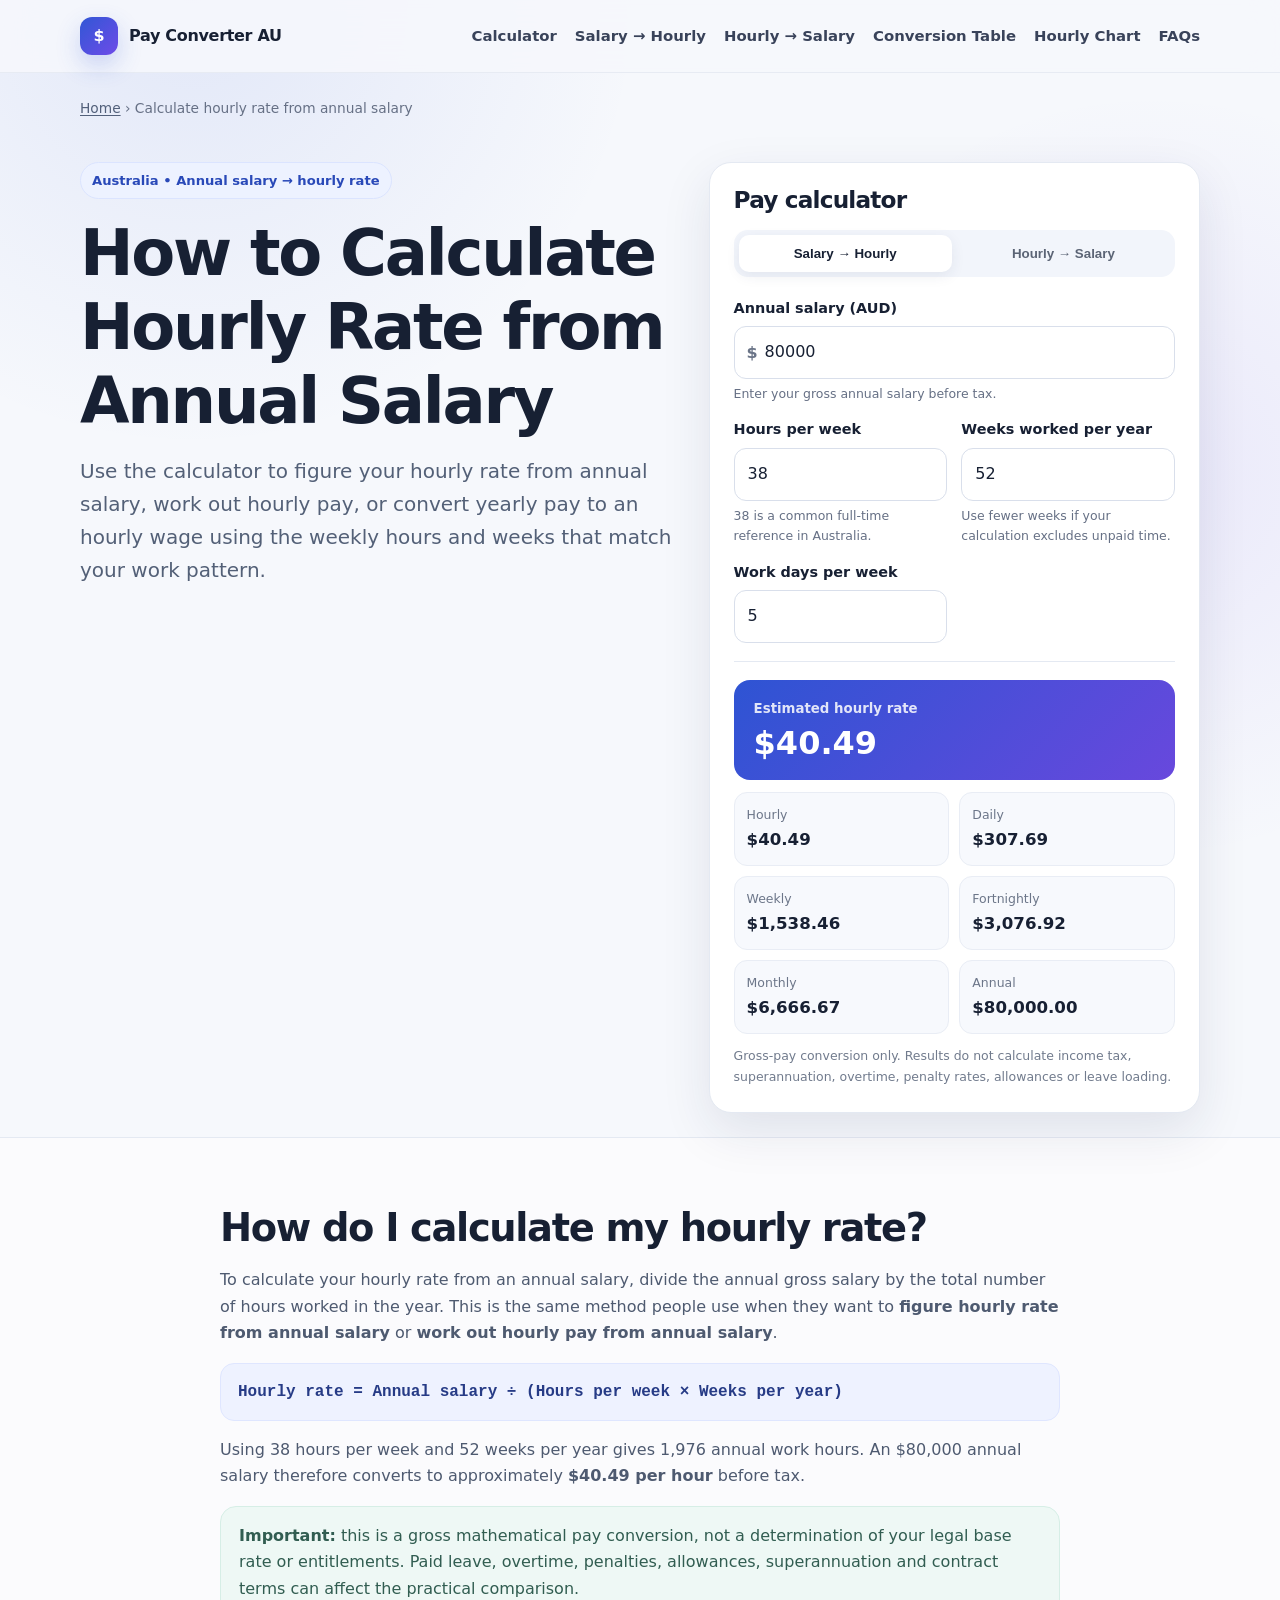
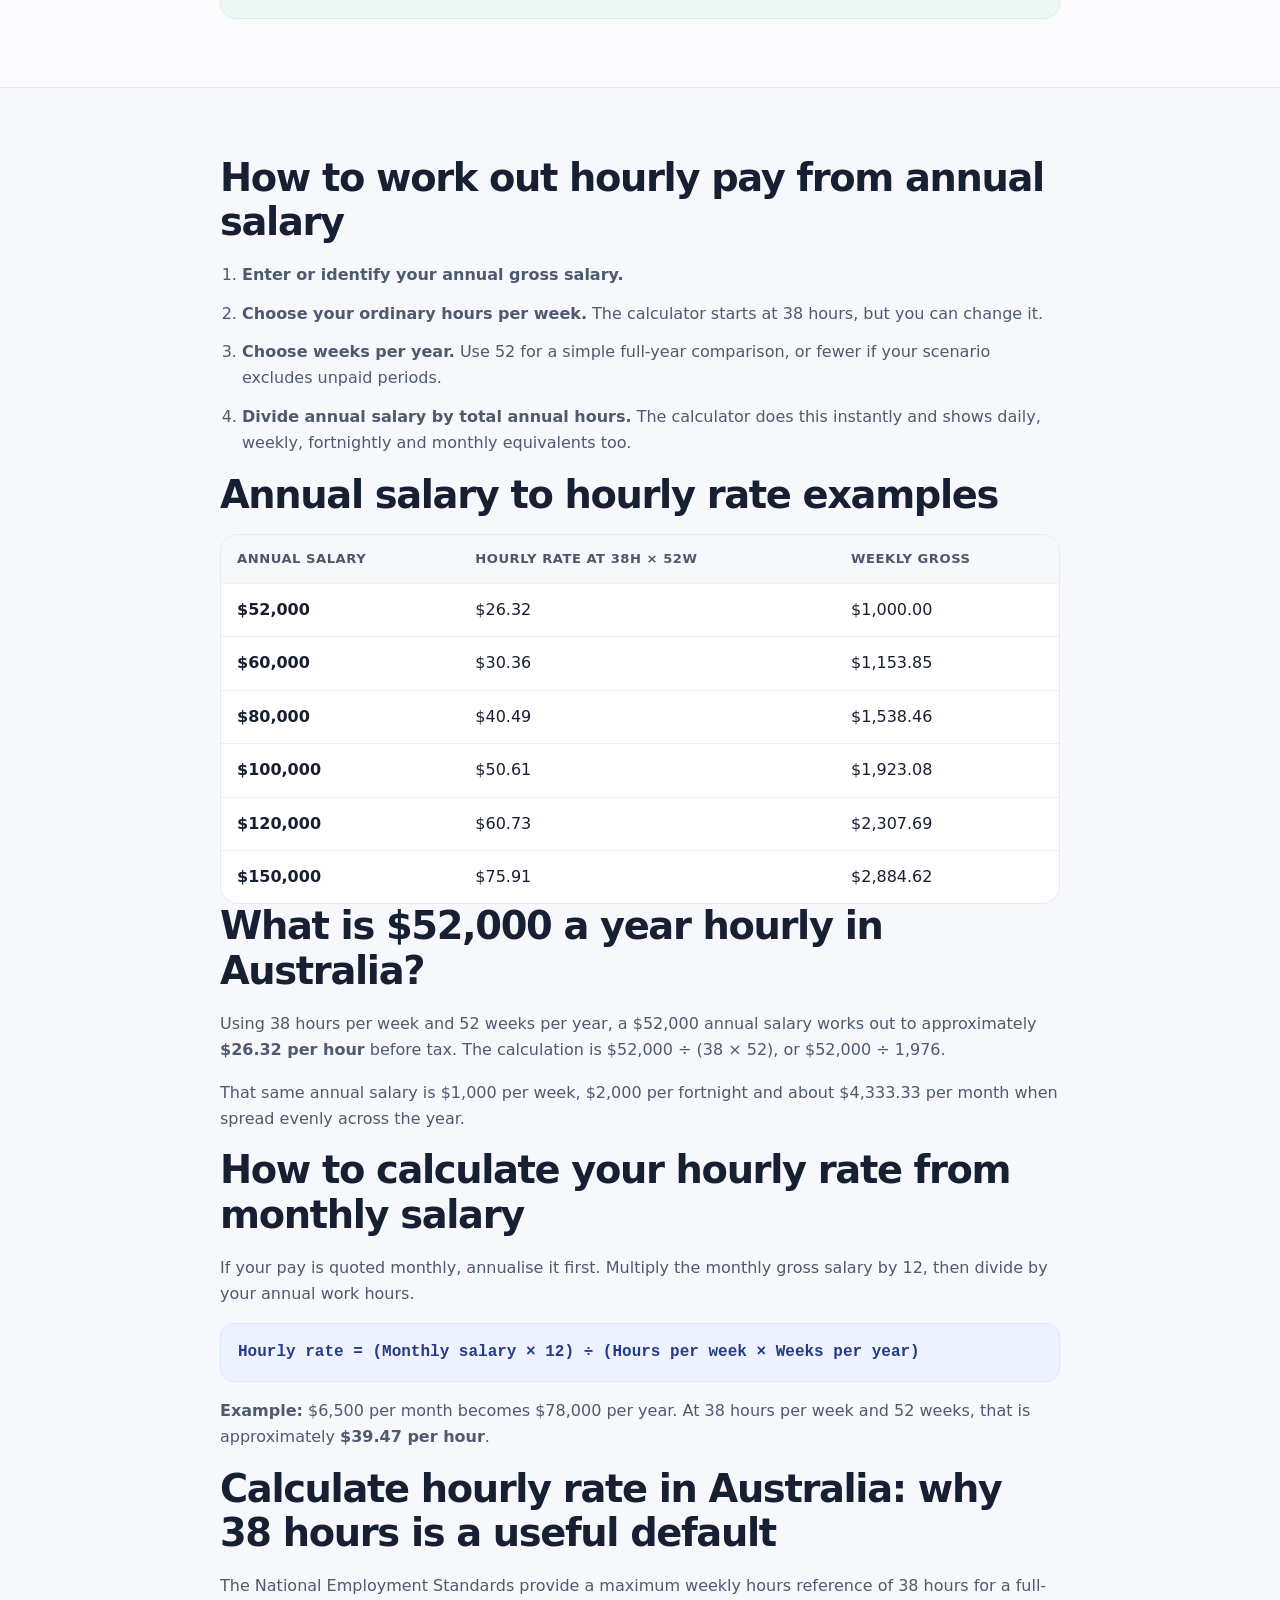
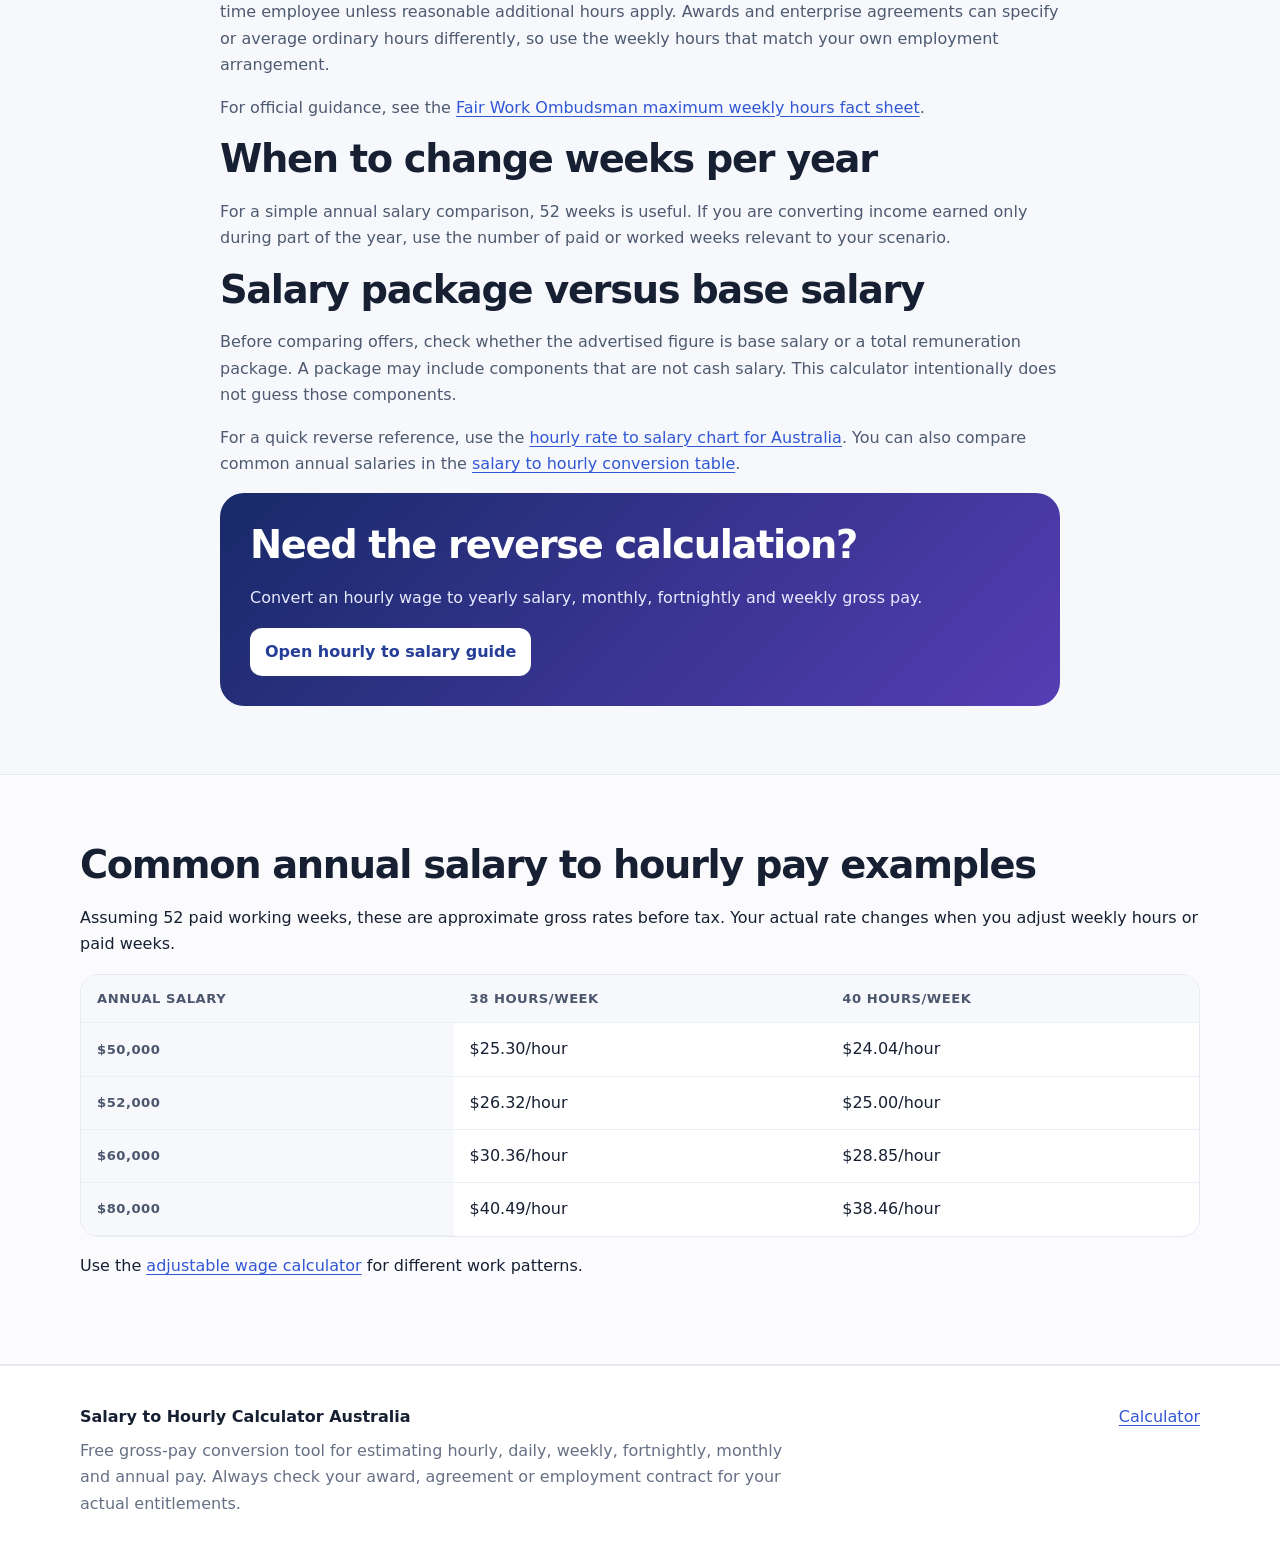
<file: salary-to-hourly-australia/index.html>
<!DOCTYPE html>

<html lang="en-AU">
<head>
<meta charset="utf-8"/>
<meta content="width=device-width,initial-scale=1" name="viewport"/>
<title>Salary to Hourly Calculator Australia | Convert Annual Pay</title>
<meta content="Convert annual salary to hourly pay in Australia. Check $50k, $52k, $60k and $80k examples using 38 or 40 hours per week. Free gross-pay calculator." name="description"/>
<meta content="index,follow,max-image-preview:large,max-snippet:-1,max-video-preview:-1" name="robots"/>
<link href="https://kavindanipun.github.io/salary-hourly-calculator/salary-to-hourly-australia/" rel="canonical"/>
<link href="https://kavindanipun.github.io/salary-hourly-calculator/favicon.svg" rel="icon" type="image/svg+xml"/>
<link href="https://kavindanipun.github.io/salary-hourly-calculator/apple-touch-icon.png" rel="apple-touch-icon"/>
<link href="https://kavindanipun.github.io/salary-hourly-calculator/site.webmanifest" rel="manifest"/>
<meta content="#3157d5" name="theme-color"/>
<meta content="light" name="color-scheme"/>
<meta content="website" property="og:type"/>
<meta content="Salary to Hourly Calculator Australia" property="og:site_name"/>
<meta content="en_AU" property="og:locale"/>
<meta content="Salary to Hourly Calculator Australia | Convert Annual Pay" property="og:title"/>
<meta content="Convert annual salary to hourly pay in Australia. Check $50k, $52k, $60k and $80k examples using 38 or 40 hours per week. Free gross-pay calculator." property="og:description"/>
<meta content="https://kavindanipun.github.io/salary-hourly-calculator/salary-to-hourly-australia/" property="og:url"/>
<meta content="https://kavindanipun.github.io/salary-hourly-calculator/og-image.png" property="og:image"/>
<meta content="1200" property="og:image:width"/>
<meta content="630" property="og:image:height"/>
<meta content="Salary to Hourly Calculator Australia" property="og:image:alt"/>
<meta content="summary_large_image" name="twitter:card"/>
<meta content="Salary to Hourly Calculator Australia | Convert Annual Pay" name="twitter:title"/>
<meta content="Convert annual salary to hourly pay in Australia. Check $50k, $52k, $60k and $80k examples using 38 or 40 hours per week. Free gross-pay calculator." name="twitter:description"/>
<meta content="https://kavindanipun.github.io/salary-hourly-calculator/og-image.png" name="twitter:image"/>
<link href="../assets/styles.css" rel="stylesheet"/>
<script type="application/ld+json">{"@context":"https://schema.org","@graph":[{"@type":"WebSite","@id":"https://kavindanipun.github.io/salary-hourly-calculator/#website","url":"https://kavindanipun.github.io/salary-hourly-calculator/","name":"Salary to Hourly Calculator Australia","inLanguage":"en-AU"},{"@type":"WebApplication","@id":"https://kavindanipun.github.io/salary-hourly-calculator/#calculator","name":"Salary to Hourly Calculator Australia","url":"https://kavindanipun.github.io/salary-hourly-calculator/","applicationCategory":"FinanceApplication","operatingSystem":"Any","isAccessibleForFree":true,"offers":{"@type":"Offer","price":"0","priceCurrency":"AUD"},"description":"Convert annual salary to hourly pay, or hourly pay to annual salary, using adjustable weekly hours and weeks worked.","inLanguage":"en-AU"}]}</script>
<script type="application/ld+json">{"@context":"https://schema.org","@graph":[{"@type":"WebPage","@id":"https://kavindanipun.github.io/salary-hourly-calculator/salary-to-hourly-australia/#webpage","url":"https://kavindanipun.github.io/salary-hourly-calculator/salary-to-hourly-australia/","name":"How to Calculate Hourly Rate from Annual Salary","description":"Convert annual salary to hourly pay in Australia. Check $50k, $52k, $60k and $80k examples using 38 or 40 hours per week. Free gross-pay calculator.","dateModified":"2026-10-27","inLanguage":"en-AU","isPartOf":{"@id":"https://kavindanipun.github.io/salary-hourly-calculator/#website"}},{"@type":"BreadcrumbList","itemListElement":[{"@type":"ListItem","position":1,"name":"Home","item":"https://kavindanipun.github.io/salary-hourly-calculator/"},{"@type":"ListItem","position":2,"name":"Calculate hourly rate from annual salary","item":"https://kavindanipun.github.io/salary-hourly-calculator/salary-to-hourly-australia/"}]}]}</script>
</head>
<body data-calc-mode="annual">
<a class="skip-link" href="#main">Skip to main content</a>
<header class="site-header">
<div class="container nav">
<a aria-label="Salary to Hourly Calculator Australia home" class="brand" href="https://kavindanipun.github.io/salary-hourly-calculator/">
<span aria-hidden="true" class="brand-mark">$</span>
<span>Pay Converter AU</span>
</a>
<nav aria-label="Primary navigation" class="nav-links">
<a href="https://kavindanipun.github.io/salary-hourly-calculator/#calculator">Calculator</a>
<a href="https://kavindanipun.github.io/salary-hourly-calculator/salary-to-hourly-australia/">Salary → Hourly</a>
<a href="https://kavindanipun.github.io/salary-hourly-calculator/hourly-to-salary-australia/">Hourly → Salary</a>
<a href="https://kavindanipun.github.io/salary-hourly-calculator/salary-conversion-table-australia/">Conversion Table</a>
<a href="https://kavindanipun.github.io/salary-hourly-calculator/hourly-rate-to-salary-chart-australia/">Hourly Chart</a>
<a href="https://kavindanipun.github.io/salary-hourly-calculator/#faq">FAQs</a>
</nav>
</div>
</header>
<main id="main">
<div class="container breadcrumb"><a href="https://kavindanipun.github.io/salary-hourly-calculator/">Home</a> › Calculate hourly rate from annual salary</div>
<section class="page-hero">
<div class="container content-grid">
<div>
<span class="eyebrow">Australia • Annual salary → hourly rate</span>
<h1>How to Calculate Hourly Rate from Annual Salary</h1>
<p class="lead">Use the calculator to figure your hourly rate from annual salary, work out hourly pay, or convert yearly pay to an hourly wage using the weekly hours and weeks that match your work pattern.</p>
</div>
<div aria-labelledby="calculator-title" class="card calculator" id="calculator">
<h2 id="calculator-title" style="font-size:1.45rem;margin-bottom:16px">Pay calculator</h2>
<div aria-label="Conversion direction" class="calc-tabs" role="tablist">
<button aria-selected="true" class="tab-btn" id="annualTab" role="tab" type="button">Salary → Hourly</button>
<button aria-selected="false" class="tab-btn" id="hourlyTab" role="tab" type="button">Hourly → Salary</button>
</div>
<div class="form-grid">
<div class="field full">
<label for="amount" id="amountLabel">Annual salary (AUD)</label>
<div class="input-wrap"><span class="prefix">$</span><input aria-describedby="amountHelp" class="with-prefix" id="amount" inputmode="decimal" min="0.01" step="0.01" type="number" value="80000"/></div>
<div class="helper" id="amountHelp">Enter your gross annual salary before tax.</div>
</div>
<div class="field">
<label for="hoursPerWeek">Hours per week</label>
<input id="hoursPerWeek" inputmode="decimal" max="168" min="1" step="0.5" type="number" value="38"/>
<div class="helper">38 is a common full-time reference in Australia.</div>
</div>
<div class="field">
<label for="weeksPerYear">Weeks worked per year</label>
<input id="weeksPerYear" inputmode="decimal" max="52" min="1" step="1" type="number" value="52"/>
<div class="helper">Use fewer weeks if your calculation excludes unpaid time.</div>
</div>
<div class="field">
<label for="daysPerWeek">Work days per week</label>
<input id="daysPerWeek" inputmode="decimal" max="7" min="1" step="1" type="number" value="5"/>
</div>
</div>
<div aria-live="polite" class="results">
<div class="result-primary"><small id="primaryLabel">Estimated hourly rate</small><strong id="primaryResult">—</strong></div>
<div class="result-grid">
<div class="result-item"><span>Hourly</span><strong id="hourlyResult">—</strong></div>
<div class="result-item"><span>Daily</span><strong id="dailyResult">—</strong></div>
<div class="result-item"><span>Weekly</span><strong id="weeklyResult">—</strong></div>
<div class="result-item"><span>Fortnightly</span><strong id="fortnightlyResult">—</strong></div>
<div class="result-item"><span>Monthly</span><strong id="monthlyResult">—</strong></div>
<div class="result-item"><span>Annual</span><strong id="annualResult">—</strong></div>
</div>
<p class="disclaimer">Gross-pay conversion only. Results do not calculate income tax, superannuation, overtime, penalty rates, allowances or leave loading.</p>
</div>
</div>
</div>
</section>
<section class="section soft"><div class="container prose">
<h2>How do I calculate my hourly rate?</h2>
<p>To calculate your hourly rate from an annual salary, divide the annual gross salary by the total number of hours worked in the year. This is the same method people use when they want to <strong>figure hourly rate from annual salary</strong> or <strong>work out hourly pay from annual salary</strong>.</p>
<div class="formula">Hourly rate = Annual salary ÷ (Hours per week × Weeks per year)</div>
<p>Using 38 hours per week and 52 weeks per year gives 1,976 annual work hours. An $80,000 annual salary therefore converts to approximately <strong>$40.49 per hour</strong> before tax.</p>
<div class="callout"><strong>Important:</strong> this is a gross mathematical pay conversion, not a determination of your legal base rate or entitlements. Paid leave, overtime, penalties, allowances, superannuation and contract terms can affect the practical comparison.</div>
</div></section>
<section class="section"><div class="container prose">
<h2>How to work out hourly pay from annual salary</h2>
<ol class="steps">
<li><strong>Enter or identify your annual gross salary.</strong></li>
<li><strong>Choose your ordinary hours per week.</strong> The calculator starts at 38 hours, but you can change it.</li>
<li><strong>Choose weeks per year.</strong> Use 52 for a simple full-year comparison, or fewer if your scenario excludes unpaid periods.</li>
<li><strong>Divide annual salary by total annual hours.</strong> The calculator does this instantly and shows daily, weekly, fortnightly and monthly equivalents too.</li>
</ol>
<h2>Annual salary to hourly rate examples</h2>
<div class="table-wrap">
<table>
<thead><tr><th>Annual salary</th><th>Hourly rate at 38h × 52w</th><th>Weekly gross</th></tr></thead>
<tbody>
<tr><td>$52,000</td><td>$26.32</td><td>$1,000.00</td></tr>
<tr><td>$60,000</td><td>$30.36</td><td>$1,153.85</td></tr>
<tr><td>$80,000</td><td>$40.49</td><td>$1,538.46</td></tr>
<tr><td>$100,000</td><td>$50.61</td><td>$1,923.08</td></tr>
<tr><td>$120,000</td><td>$60.73</td><td>$2,307.69</td></tr>
<tr><td>$150,000</td><td>$75.91</td><td>$2,884.62</td></tr>
</tbody>
</table>
</div>
<h2>What is $52,000 a year hourly in Australia?</h2>
<p>Using 38 hours per week and 52 weeks per year, a $52,000 annual salary works out to approximately <strong>$26.32 per hour</strong> before tax. The calculation is $52,000 ÷ (38 × 52), or $52,000 ÷ 1,976.</p>
<p>That same annual salary is $1,000 per week, $2,000 per fortnight and about $4,333.33 per month when spread evenly across the year.</p>
<h2>How to calculate your hourly rate from monthly salary</h2>
<p>If your pay is quoted monthly, annualise it first. Multiply the monthly gross salary by 12, then divide by your annual work hours.</p>
<div class="formula">Hourly rate = (Monthly salary × 12) ÷ (Hours per week × Weeks per year)</div>
<p><strong>Example:</strong> $6,500 per month becomes $78,000 per year. At 38 hours per week and 52 weeks, that is approximately <strong>$39.47 per hour</strong>.</p>
<h2>Calculate hourly rate in Australia: why 38 hours is a useful default</h2>
<p>The National Employment Standards provide a maximum weekly hours reference of 38 hours for a full-time employee unless reasonable additional hours apply. Awards and enterprise agreements can specify or average ordinary hours differently, so use the weekly hours that match your own employment arrangement.</p>
<p>For official guidance, see the <a href="https://www.fairwork.gov.au/tools-and-resources/fact-sheets/minimum-workplace-entitlements/maximum-weekly-hours" rel="noopener">Fair Work Ombudsman maximum weekly hours fact sheet</a>.</p>
<h2>When to change weeks per year</h2>
<p>For a simple annual salary comparison, 52 weeks is useful. If you are converting income earned only during part of the year, use the number of paid or worked weeks relevant to your scenario.</p>
<h2>Salary package versus base salary</h2>
<p>Before comparing offers, check whether the advertised figure is base salary or a total remuneration package. A package may include components that are not cash salary. This calculator intentionally does not guess those components.</p>
<p>For a quick reverse reference, use the <a href="https://kavindanipun.github.io/salary-hourly-calculator/hourly-rate-to-salary-chart-australia/">hourly rate to salary chart for Australia</a>. You can also compare common annual salaries in the <a href="https://kavindanipun.github.io/salary-hourly-calculator/salary-conversion-table-australia/">salary to hourly conversion table</a>.</p>
<div class="cta"><h2>Need the reverse calculation?</h2><p>Convert an hourly wage to yearly salary, monthly, fortnightly and weekly gross pay.</p><a href="https://kavindanipun.github.io/salary-hourly-calculator/hourly-to-salary-australia/">Open hourly to salary guide</a></div>
</div></section>
</main>
<section class="section soft"><div class="container"><h2>Common annual salary to hourly pay examples</h2><p>Assuming 52 paid working weeks, these are approximate gross rates before tax. Your actual rate changes when you adjust weekly hours or paid weeks.</p><div class="table-wrap"><table><thead><tr><th>Annual salary</th><th>38 hours/week</th><th>40 hours/week</th></tr></thead><tbody>
<tr><th scope="row">$50,000</th><td>$25.30/hour</td><td>$24.04/hour</td></tr><tr><th scope="row">$52,000</th><td>$26.32/hour</td><td>$25.00/hour</td></tr><tr><th scope="row">$60,000</th><td>$30.36/hour</td><td>$28.85/hour</td></tr><tr><th scope="row">$80,000</th><td>$40.49/hour</td><td>$38.46/hour</td></tr></tbody></table></div><p>Use the <a href="https://kavindanipun.github.io/salary-hourly-calculator/#calculator">adjustable wage calculator</a> for different work patterns.</p></div></section><footer class="site-footer">
<div class="container footer-grid">
<div>
<strong>Salary to Hourly Calculator Australia</strong>
<p>Free gross-pay conversion tool for estimating hourly, daily, weekly, fortnightly, monthly and annual pay. Always check your award, agreement or employment contract for your actual entitlements.</p>
</div>
<div><a href="https://kavindanipun.github.io/salary-hourly-calculator/">Calculator</a></div>
</div>
</footer>
<script defer="" src="../assets/app.js"></script>
</body></html>
</file>
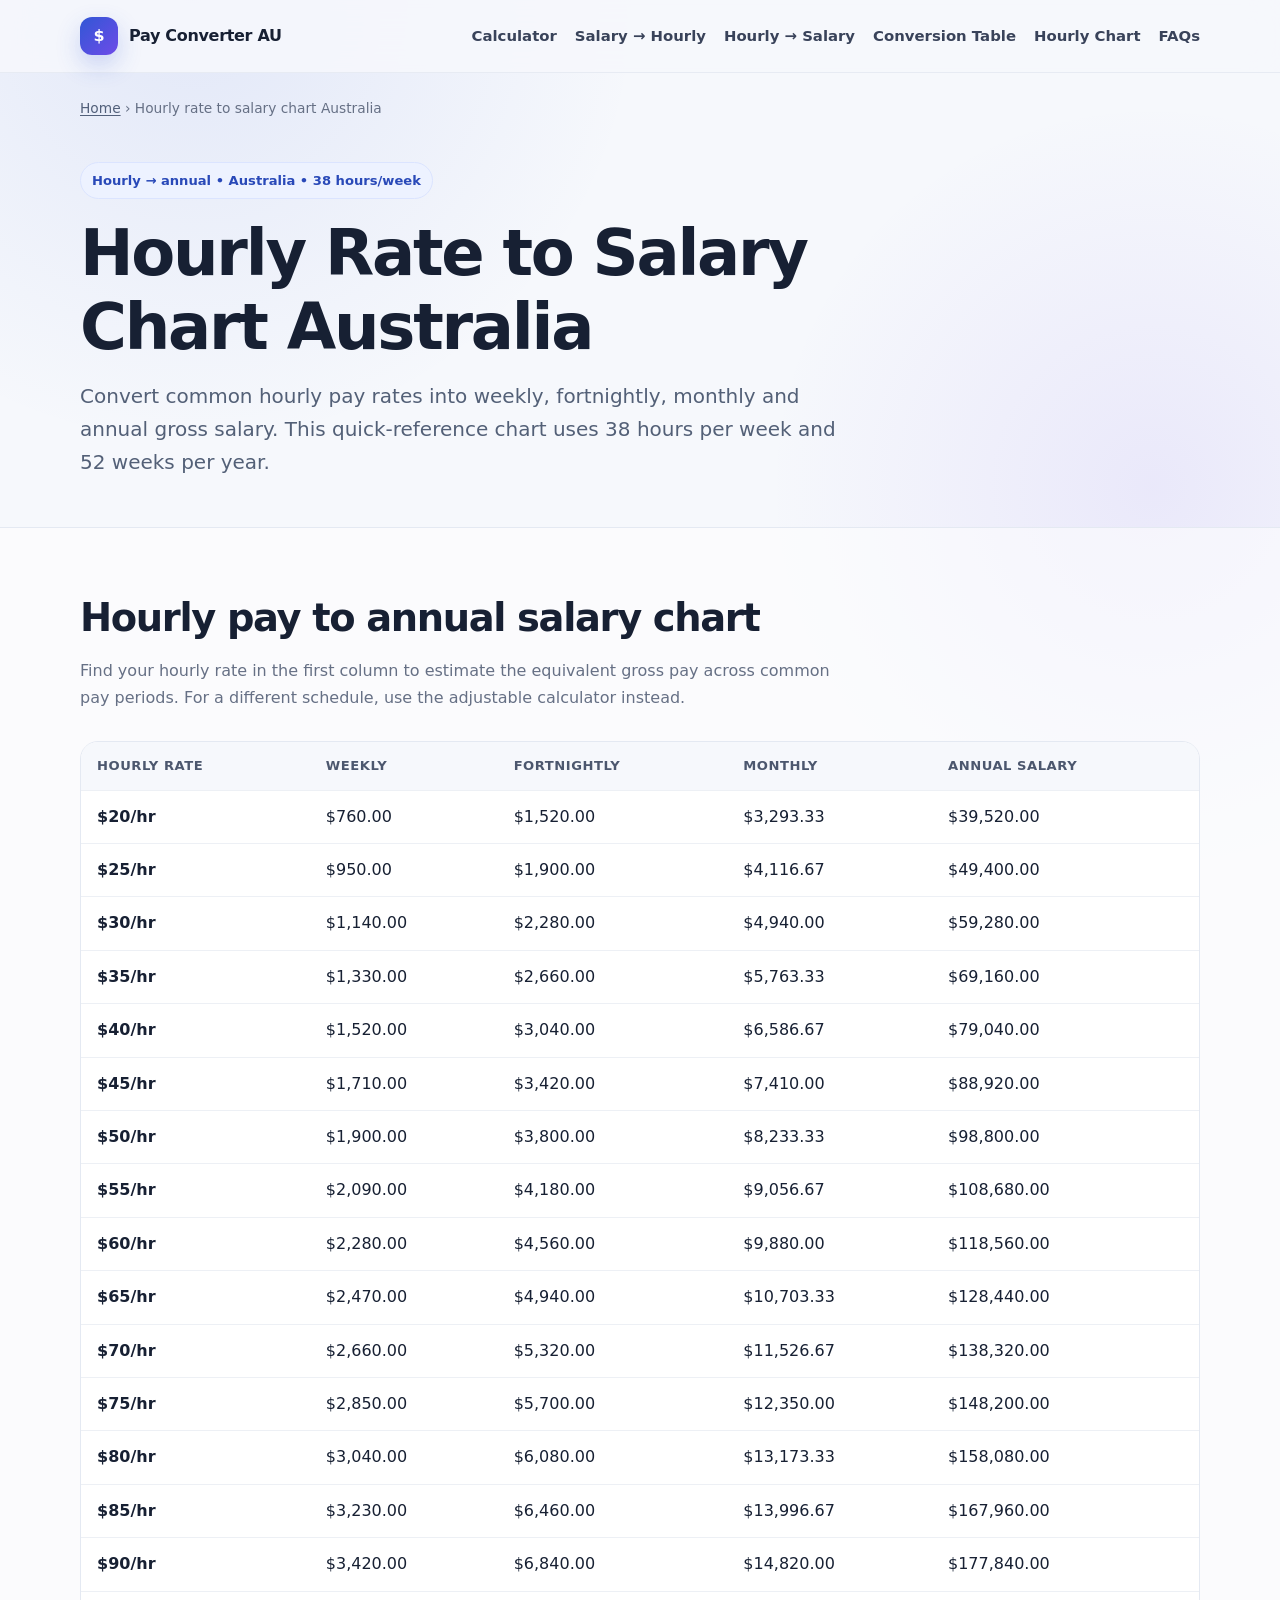
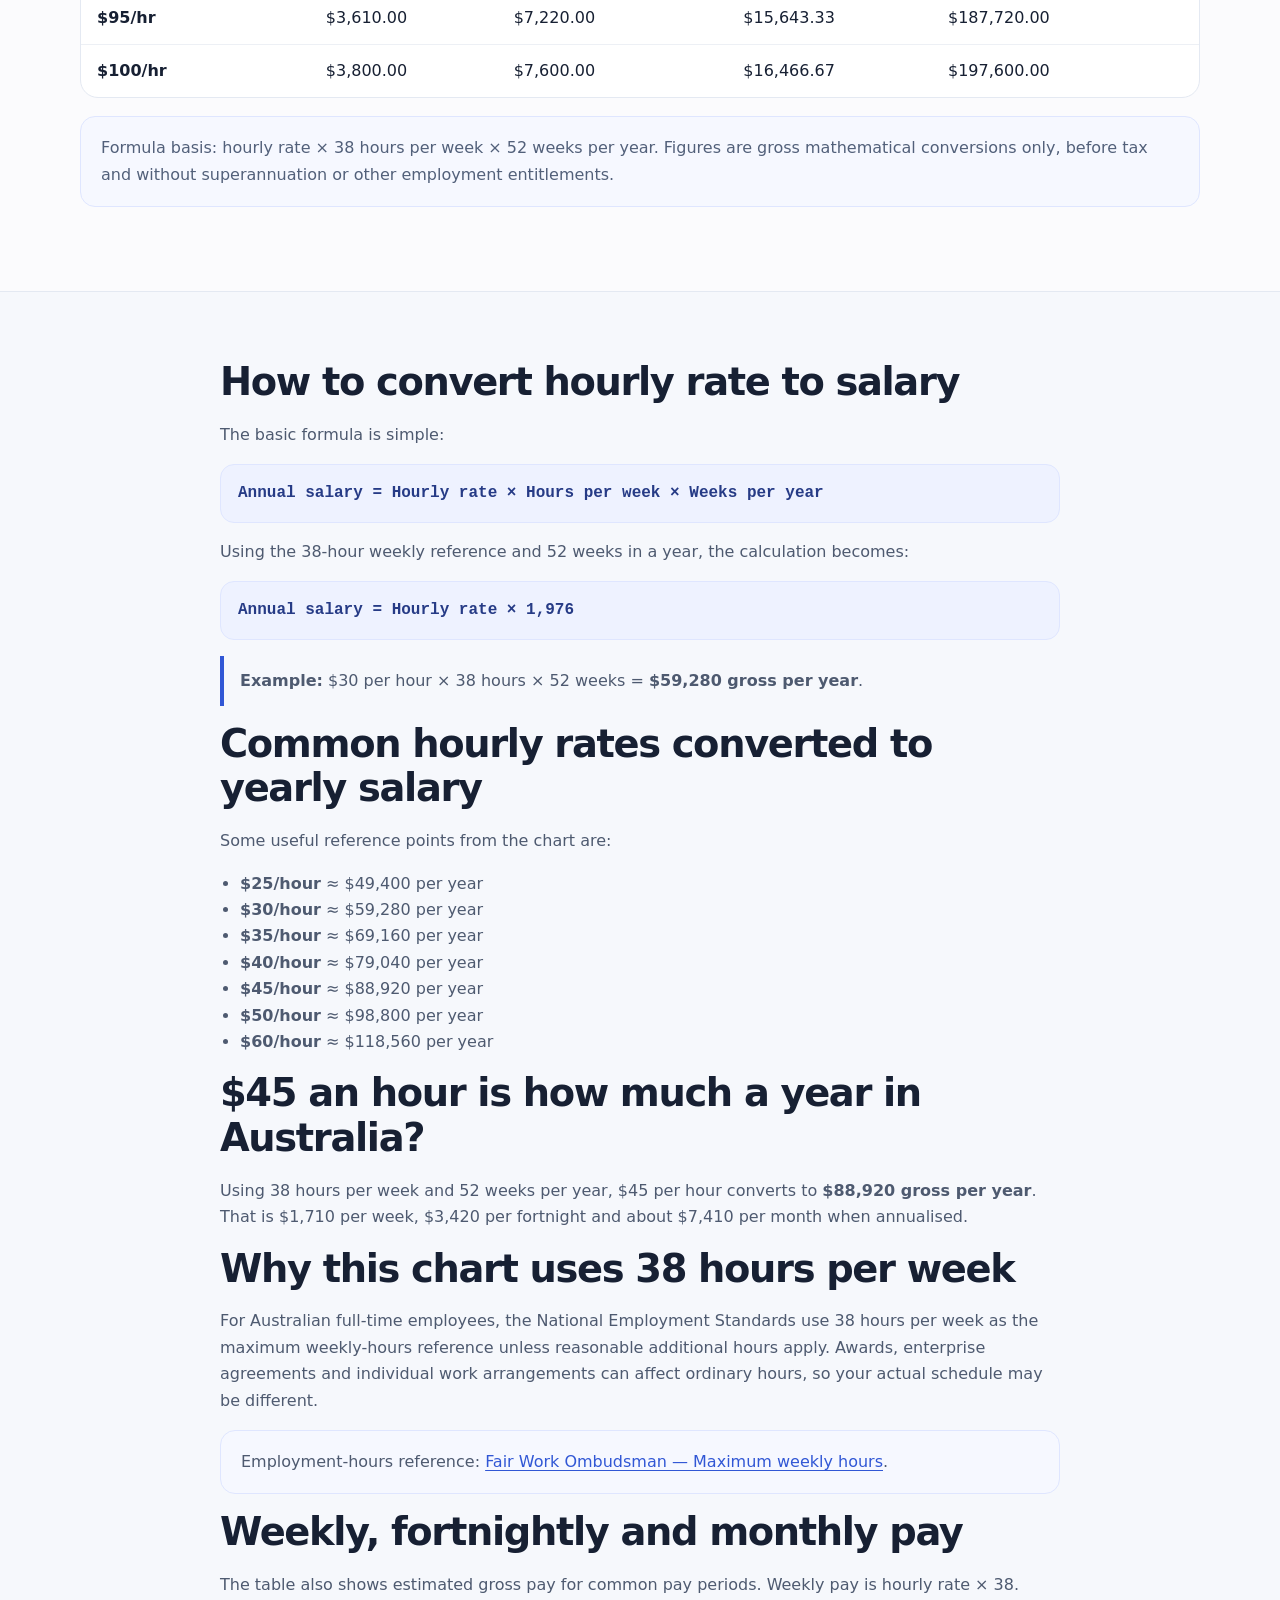
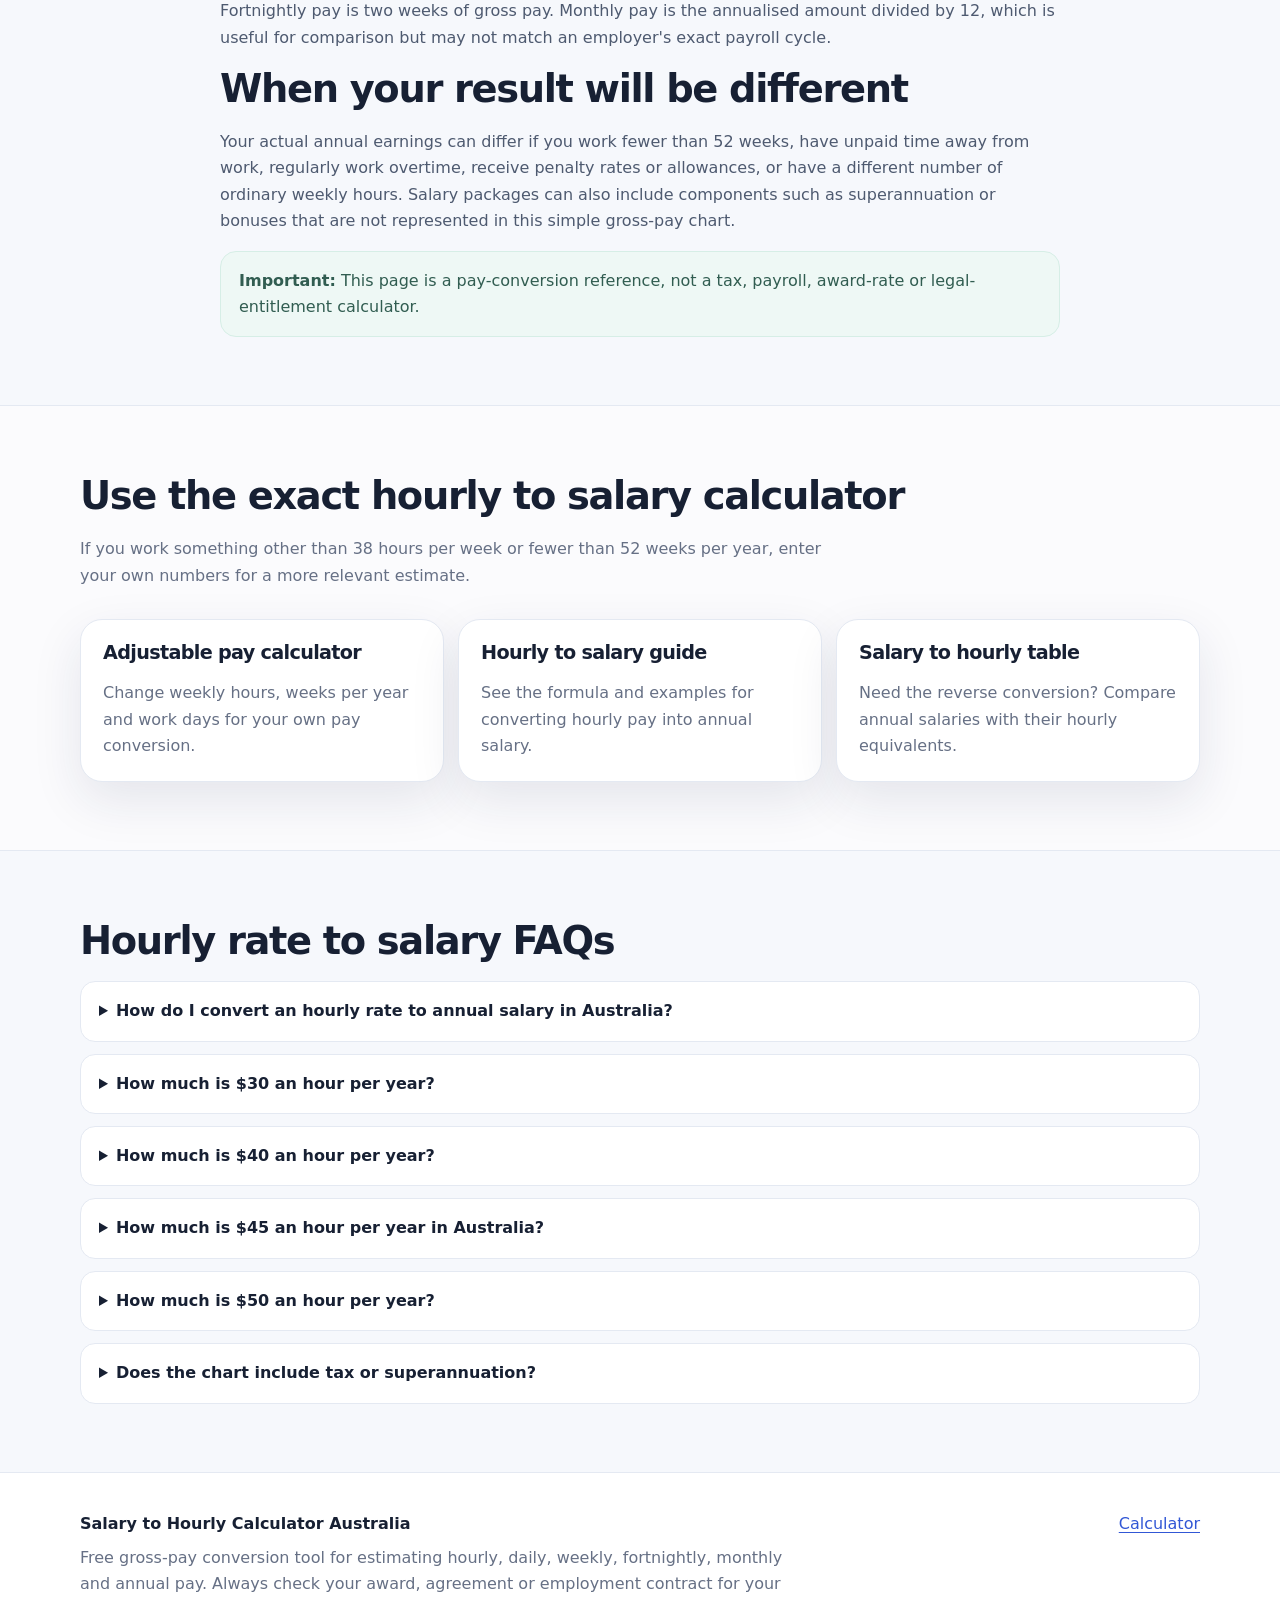
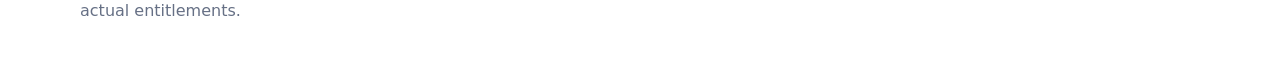
<file: salary-hourly-calculator-query-matched-SEO/hourly-rate-to-salary-chart-australia/index.html>
<!doctype html>
<html lang="en-AU">
<head>
<meta charset="utf-8">
<meta name="viewport" content="width=device-width,initial-scale=1">
<title>Hourly Rate to Salary Chart Australia | Hourly to Annual Pay</title>
<meta name="description" content="Use this hourly rate to salary chart for Australia to convert $20–$100 per hour into weekly, fortnightly, monthly and annual gross pay using a 38-hour week.">
<meta name="robots" content="index,follow,max-image-preview:large,max-snippet:-1,max-video-preview:-1">
<link rel="canonical" href="https://kavindanipun.github.io/salary-hourly-calculator/hourly-rate-to-salary-chart-australia/">
<link rel="icon" href="https://kavindanipun.github.io/salary-hourly-calculator/favicon.svg" type="image/svg+xml">
<link rel="apple-touch-icon" href="https://kavindanipun.github.io/salary-hourly-calculator/apple-touch-icon.png">
<link rel="manifest" href="https://kavindanipun.github.io/salary-hourly-calculator/site.webmanifest">
<meta name="theme-color" content="#3157d5">
<meta name="color-scheme" content="light">
<meta property="og:type" content="article">
<meta property="og:site_name" content="Salary to Hourly Calculator Australia">
<meta property="og:locale" content="en_AU">
<meta property="og:title" content="Hourly Rate to Salary Chart Australia | Hourly to Annual Pay">
<meta property="og:description" content="Convert common Australian hourly rates into weekly, fortnightly, monthly and annual gross salary using a 38-hour week.">
<meta property="og:url" content="https://kavindanipun.github.io/salary-hourly-calculator/hourly-rate-to-salary-chart-australia/">
<meta property="og:image" content="https://kavindanipun.github.io/salary-hourly-calculator/og-image.png">
<meta property="og:image:width" content="1200">
<meta property="og:image:height" content="630">
<meta property="og:image:alt" content="Hourly rate to salary chart Australia">
<meta name="twitter:card" content="summary_large_image">
<meta name="twitter:title" content="Hourly Rate to Salary Chart Australia">
<meta name="twitter:description" content="Convert $20–$100 per hour into weekly, fortnightly, monthly and annual gross pay in Australia.">
<meta name="twitter:image" content="https://kavindanipun.github.io/salary-hourly-calculator/og-image.png">
<link rel="stylesheet" href="https://kavindanipun.github.io/salary-hourly-calculator/assets/styles.css">
<script type="application/ld+json">{"@context":"https://schema.org","@graph":[{"@type":"WebSite","@id":"https://kavindanipun.github.io/salary-hourly-calculator/#website","url":"https://kavindanipun.github.io/salary-hourly-calculator/","name":"Salary to Hourly Calculator Australia","inLanguage":"en-AU"},{"@type":"WebPage","@id":"https://kavindanipun.github.io/salary-hourly-calculator/hourly-rate-to-salary-chart-australia/#webpage","url":"https://kavindanipun.github.io/salary-hourly-calculator/hourly-rate-to-salary-chart-australia/","name":"Hourly Rate to Salary Chart Australia","description":"Hourly rate to annual salary chart for Australia using 38 hours per week and 52 weeks per year.","datePublished":"2026-09-09","dateModified":"2026-09-14","inLanguage":"en-AU","isPartOf":{"@id":"https://kavindanipun.github.io/salary-hourly-calculator/#website"}},{"@type":"BreadcrumbList","itemListElement":[{"@type":"ListItem","position":1,"name":"Home","item":"https://kavindanipun.github.io/salary-hourly-calculator/"},{"@type":"ListItem","position":2,"name":"Hourly rate to salary chart Australia","item":"https://kavindanipun.github.io/salary-hourly-calculator/hourly-rate-to-salary-chart-australia/"}]}]}</script>
<script type="application/ld+json">{"@context":"https://schema.org","@type":"FAQPage","mainEntity":[{"@type":"Question","name":"How do I convert an hourly rate to annual salary in Australia?","acceptedAnswer":{"@type":"Answer","text":"Multiply the hourly rate by weekly hours and weeks worked per year. Using 38 hours per week and 52 weeks, annual salary equals hourly rate multiplied by 1,976."}},{"@type":"Question","name":"How much is $30 an hour per year in Australia?","acceptedAnswer":{"@type":"Answer","text":"At 38 hours per week for 52 weeks, $30 per hour converts to $59,280 gross per year."}},{"@type":"Question","name":"How much is $40 an hour per year in Australia?","acceptedAnswer":{"@type":"Answer","text":"At 38 hours per week for 52 weeks, $40 per hour converts to $79,040 gross per year."}},{"@type":"Question","name":"How much is $45 an hour per year in Australia?","acceptedAnswer":{"@type":"Answer","text":"At 38 hours per week for 52 weeks, $45 per hour converts to $88,920 gross per year before tax."}},{"@type":"Question","name":"Does this hourly rate to salary chart include tax or superannuation?","acceptedAnswer":{"@type":"Answer","text":"No. The chart shows gross mathematical pay conversions only and does not calculate income tax, superannuation, overtime, penalty rates, allowances or leave loading."}}]}</script>
</head>
<body>
<a class="skip-link" href="#main">Skip to main content</a>
<header class="site-header">
  <div class="container nav">
    <a class="brand" href="https://kavindanipun.github.io/salary-hourly-calculator/" aria-label="Salary to Hourly Calculator Australia home">
      <span class="brand-mark" aria-hidden="true">$</span><span>Pay Converter AU</span>
    </a>
    <nav class="nav-links" aria-label="Primary navigation">
      <a href="https://kavindanipun.github.io/salary-hourly-calculator/#calculator">Calculator</a>
      <a href="https://kavindanipun.github.io/salary-hourly-calculator/salary-to-hourly-australia/">Salary → Hourly</a>
      <a href="https://kavindanipun.github.io/salary-hourly-calculator/hourly-to-salary-australia/">Hourly → Salary</a>
      <a href="https://kavindanipun.github.io/salary-hourly-calculator/salary-conversion-table-australia/">Conversion Table</a>
      <a href="https://kavindanipun.github.io/salary-hourly-calculator/hourly-rate-to-salary-chart-australia/">Hourly Chart</a>
      <a href="https://kavindanipun.github.io/salary-hourly-calculator/#faq">FAQs</a>
    </nav>
  </div>
</header>
<main id="main">
<div class="container breadcrumb"><a href="https://kavindanipun.github.io/salary-hourly-calculator/">Home</a> › Hourly rate to salary chart Australia</div>
<section class="page-hero"><div class="container">
  <span class="eyebrow">Hourly → annual • Australia • 38 hours/week</span>
  <h1>Hourly Rate to Salary Chart Australia</h1>
  <p class="lead">Convert common hourly pay rates into weekly, fortnightly, monthly and annual gross salary. This quick-reference chart uses 38 hours per week and 52 weeks per year.</p>
</div></section>

<section class="section soft"><div class="container">
  <h2>Hourly pay to annual salary chart</h2>
  <p class="section-intro">Find your hourly rate in the first column to estimate the equivalent gross pay across common pay periods. For a different schedule, use the adjustable calculator instead.</p>
  <div class="table-wrap">
    <table>
      <thead><tr><th>Hourly rate</th><th>Weekly</th><th>Fortnightly</th><th>Monthly</th><th>Annual salary</th></tr></thead>
      <tbody>
<tr><td>$20/hr</td><td>$760.00</td><td>$1,520.00</td><td>$3,293.33</td><td>$39,520.00</td></tr>
<tr><td>$25/hr</td><td>$950.00</td><td>$1,900.00</td><td>$4,116.67</td><td>$49,400.00</td></tr>
<tr><td>$30/hr</td><td>$1,140.00</td><td>$2,280.00</td><td>$4,940.00</td><td>$59,280.00</td></tr>
<tr><td>$35/hr</td><td>$1,330.00</td><td>$2,660.00</td><td>$5,763.33</td><td>$69,160.00</td></tr>
<tr><td>$40/hr</td><td>$1,520.00</td><td>$3,040.00</td><td>$6,586.67</td><td>$79,040.00</td></tr>
<tr><td>$45/hr</td><td>$1,710.00</td><td>$3,420.00</td><td>$7,410.00</td><td>$88,920.00</td></tr>
<tr><td>$50/hr</td><td>$1,900.00</td><td>$3,800.00</td><td>$8,233.33</td><td>$98,800.00</td></tr>
<tr><td>$55/hr</td><td>$2,090.00</td><td>$4,180.00</td><td>$9,056.67</td><td>$108,680.00</td></tr>
<tr><td>$60/hr</td><td>$2,280.00</td><td>$4,560.00</td><td>$9,880.00</td><td>$118,560.00</td></tr>
<tr><td>$65/hr</td><td>$2,470.00</td><td>$4,940.00</td><td>$10,703.33</td><td>$128,440.00</td></tr>
<tr><td>$70/hr</td><td>$2,660.00</td><td>$5,320.00</td><td>$11,526.67</td><td>$138,320.00</td></tr>
<tr><td>$75/hr</td><td>$2,850.00</td><td>$5,700.00</td><td>$12,350.00</td><td>$148,200.00</td></tr>
<tr><td>$80/hr</td><td>$3,040.00</td><td>$6,080.00</td><td>$13,173.33</td><td>$158,080.00</td></tr>
<tr><td>$85/hr</td><td>$3,230.00</td><td>$6,460.00</td><td>$13,996.67</td><td>$167,960.00</td></tr>
<tr><td>$90/hr</td><td>$3,420.00</td><td>$6,840.00</td><td>$14,820.00</td><td>$177,840.00</td></tr>
<tr><td>$95/hr</td><td>$3,610.00</td><td>$7,220.00</td><td>$15,643.33</td><td>$187,720.00</td></tr>
<tr><td>$100/hr</td><td>$3,800.00</td><td>$7,600.00</td><td>$16,466.67</td><td>$197,600.00</td></tr>
      </tbody>
    </table>
  </div>
  <p class="source-note" style="margin-top:18px">Formula basis: hourly rate × 38 hours per week × 52 weeks per year. Figures are gross mathematical conversions only, before tax and without superannuation or other employment entitlements.</p>
</div></section>

<section class="section"><div class="container prose">
  <h2>How to convert hourly rate to salary</h2>
  <p>The basic formula is simple:</p>
  <div class="formula">Annual salary = Hourly rate × Hours per week × Weeks per year</div>
  <p>Using the 38-hour weekly reference and 52 weeks in a year, the calculation becomes:</p>
  <div class="formula">Annual salary = Hourly rate × 1,976</div>
  <p class="example"><strong>Example:</strong> $30 per hour × 38 hours × 52 weeks = <strong>$59,280 gross per year</strong>.</p>

  <h2>Common hourly rates converted to yearly salary</h2>
  <p>Some useful reference points from the chart are:</p>
  <ul>
    <li><strong>$25/hour</strong> ≈ $49,400 per year</li>
    <li><strong>$30/hour</strong> ≈ $59,280 per year</li>
    <li><strong>$35/hour</strong> ≈ $69,160 per year</li>
    <li><strong>$40/hour</strong> ≈ $79,040 per year</li>
    <li><strong>$45/hour</strong> ≈ $88,920 per year</li>
    <li><strong>$50/hour</strong> ≈ $98,800 per year</li>
    <li><strong>$60/hour</strong> ≈ $118,560 per year</li>
  </ul>

  <h2>$45 an hour is how much a year in Australia?</h2>
  <p>Using 38 hours per week and 52 weeks per year, $45 per hour converts to <strong>$88,920 gross per year</strong>. That is $1,710 per week, $3,420 per fortnight and about $7,410 per month when annualised.</p>

  <h2>Why this chart uses 38 hours per week</h2>
  <p>For Australian full-time employees, the National Employment Standards use 38 hours per week as the maximum weekly-hours reference unless reasonable additional hours apply. Awards, enterprise agreements and individual work arrangements can affect ordinary hours, so your actual schedule may be different.</p>
  <p class="source-note">Employment-hours reference: <a href="https://www.fairwork.gov.au/tools-and-resources/fact-sheets/minimum-workplace-entitlements/maximum-weekly-hours" rel="noopener noreferrer">Fair Work Ombudsman — Maximum weekly hours</a>.</p>

  <h2>Weekly, fortnightly and monthly pay</h2>
  <p>The table also shows estimated gross pay for common pay periods. Weekly pay is hourly rate × 38. Fortnightly pay is two weeks of gross pay. Monthly pay is the annualised amount divided by 12, which is useful for comparison but may not match an employer's exact payroll cycle.</p>

  <h2>When your result will be different</h2>
  <p>Your actual annual earnings can differ if you work fewer than 52 weeks, have unpaid time away from work, regularly work overtime, receive penalty rates or allowances, or have a different number of ordinary weekly hours. Salary packages can also include components such as superannuation or bonuses that are not represented in this simple gross-pay chart.</p>

  <div class="callout"><strong>Important:</strong> This page is a pay-conversion reference, not a tax, payroll, award-rate or legal-entitlement calculator.</div>
</div></section>

<section class="section soft"><div class="container">
  <h2>Use the exact hourly to salary calculator</h2>
  <p class="section-intro">If you work something other than 38 hours per week or fewer than 52 weeks per year, enter your own numbers for a more relevant estimate.</p>
  <div class="link-cards">
    <a class="card link-card" href="https://kavindanipun.github.io/salary-hourly-calculator/#calculator"><h3>Adjustable pay calculator</h3><p>Change weekly hours, weeks per year and work days for your own pay conversion.</p></a>
    <a class="card link-card" href="https://kavindanipun.github.io/salary-hourly-calculator/hourly-to-salary-australia/"><h3>Hourly to salary guide</h3><p>See the formula and examples for converting hourly pay into annual salary.</p></a>
    <a class="card link-card" href="https://kavindanipun.github.io/salary-hourly-calculator/salary-conversion-table-australia/"><h3>Salary to hourly table</h3><p>Need the reverse conversion? Compare annual salaries with their hourly equivalents.</p></a>
  </div>
</div></section>

<section class="section" id="faq"><div class="container">
  <h2>Hourly rate to salary FAQs</h2>
  <div class="faq">
    <details><summary>How do I convert an hourly rate to annual salary in Australia?</summary><p>Multiply the hourly rate by your weekly work hours and the number of weeks you work per year. Using 38 hours and 52 weeks, multiply the hourly rate by 1,976.</p></details>
    <details><summary>How much is $30 an hour per year?</summary><p>At 38 hours per week across 52 weeks, $30 per hour is approximately $59,280 gross per year.</p></details>
    <details><summary>How much is $40 an hour per year?</summary><p>At 38 hours per week across 52 weeks, $40 per hour is approximately $79,040 gross per year.</p></details>
    <details><summary>How much is $45 an hour per year in Australia?</summary><p>At 38 hours per week across 52 weeks, $45 per hour is approximately $88,920 gross per year.</p></details>
    <details><summary>How much is $50 an hour per year?</summary><p>At 38 hours per week across 52 weeks, $50 per hour is approximately $98,800 gross per year.</p></details>
    <details><summary>Does the chart include tax or superannuation?</summary><p>No. The figures are gross pay conversions only. They do not calculate income tax, superannuation, overtime, penalty rates, allowances or leave loading.</p></details>
  </div>
</div></section>
</main>
<footer class="site-footer">
  <div class="container footer-grid">
    <div><strong>Salary to Hourly Calculator Australia</strong><p>Free gross-pay conversion tool for estimating hourly, daily, weekly, fortnightly, monthly and annual pay. Always check your award, agreement or employment contract for your actual entitlements.</p></div>
    <div><a href="https://kavindanipun.github.io/salary-hourly-calculator/">Calculator</a></div>
  </div>
</footer>
</body></html>
</file>
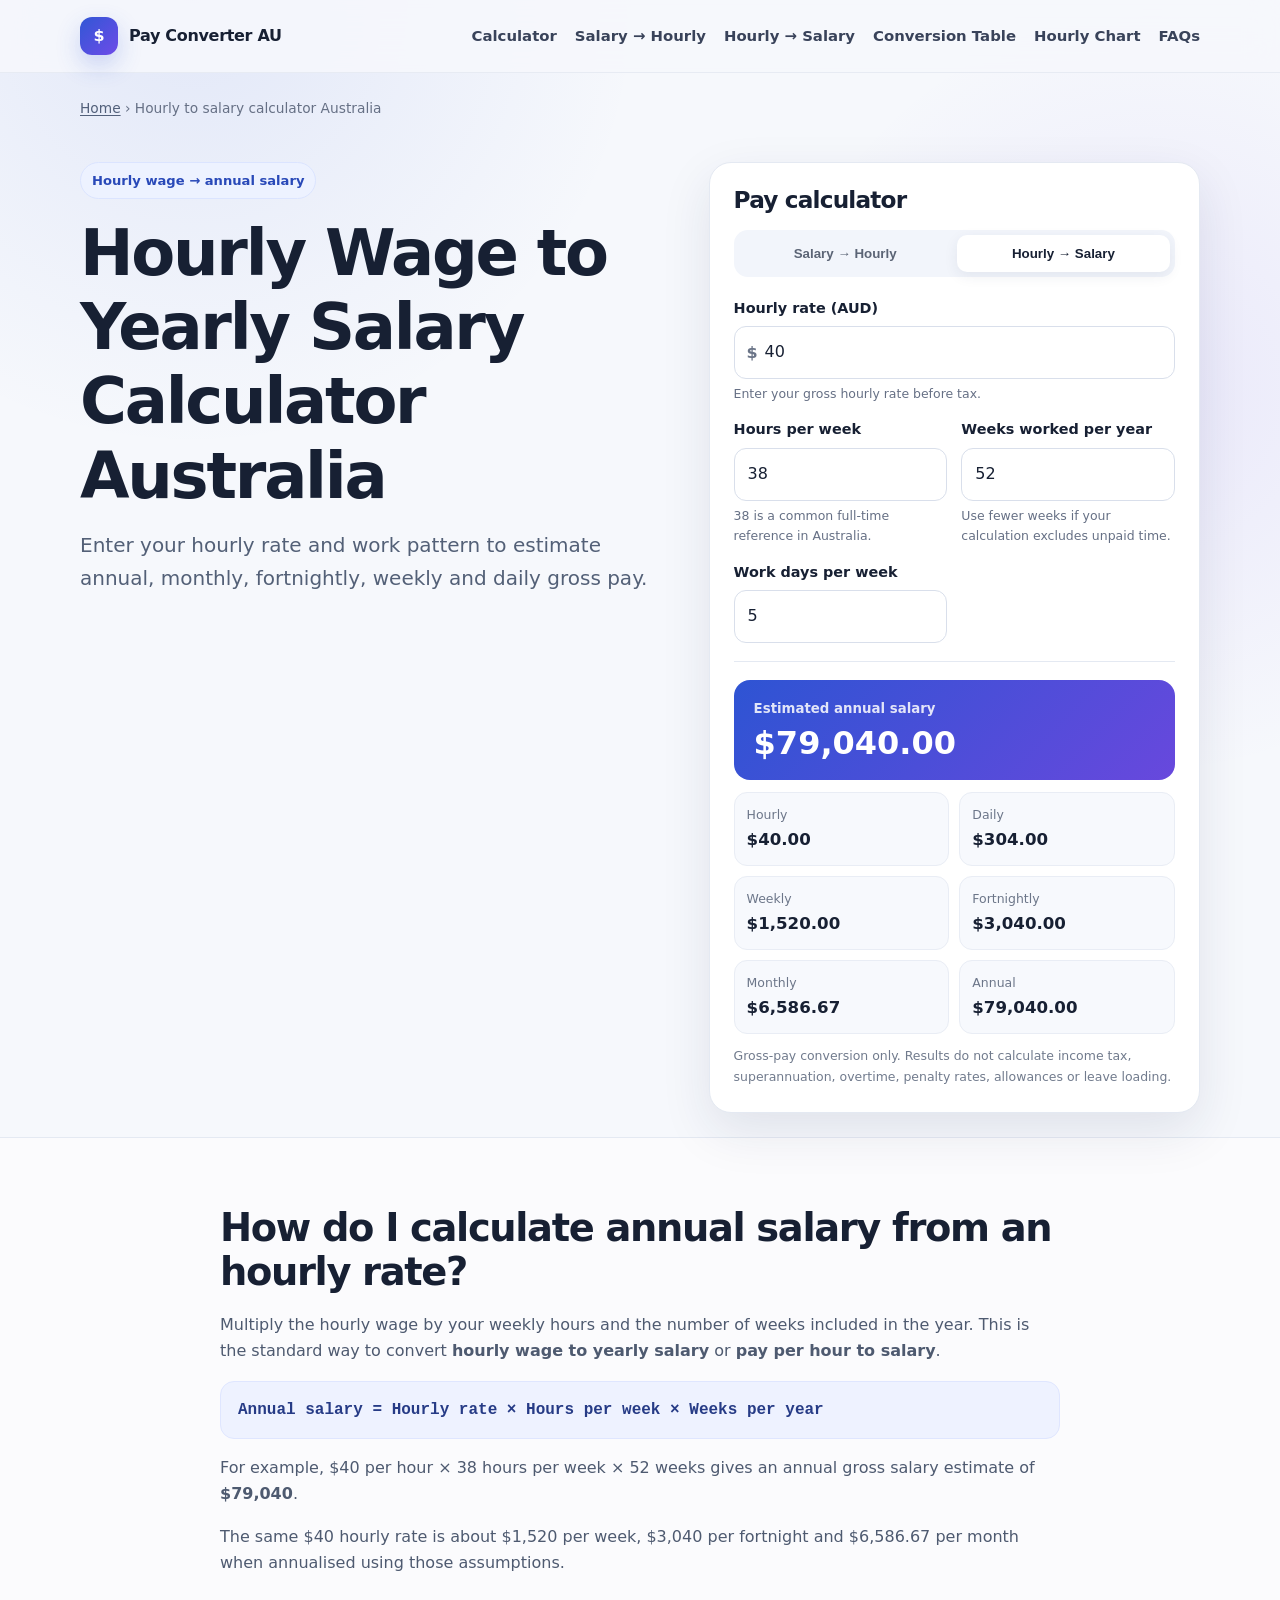
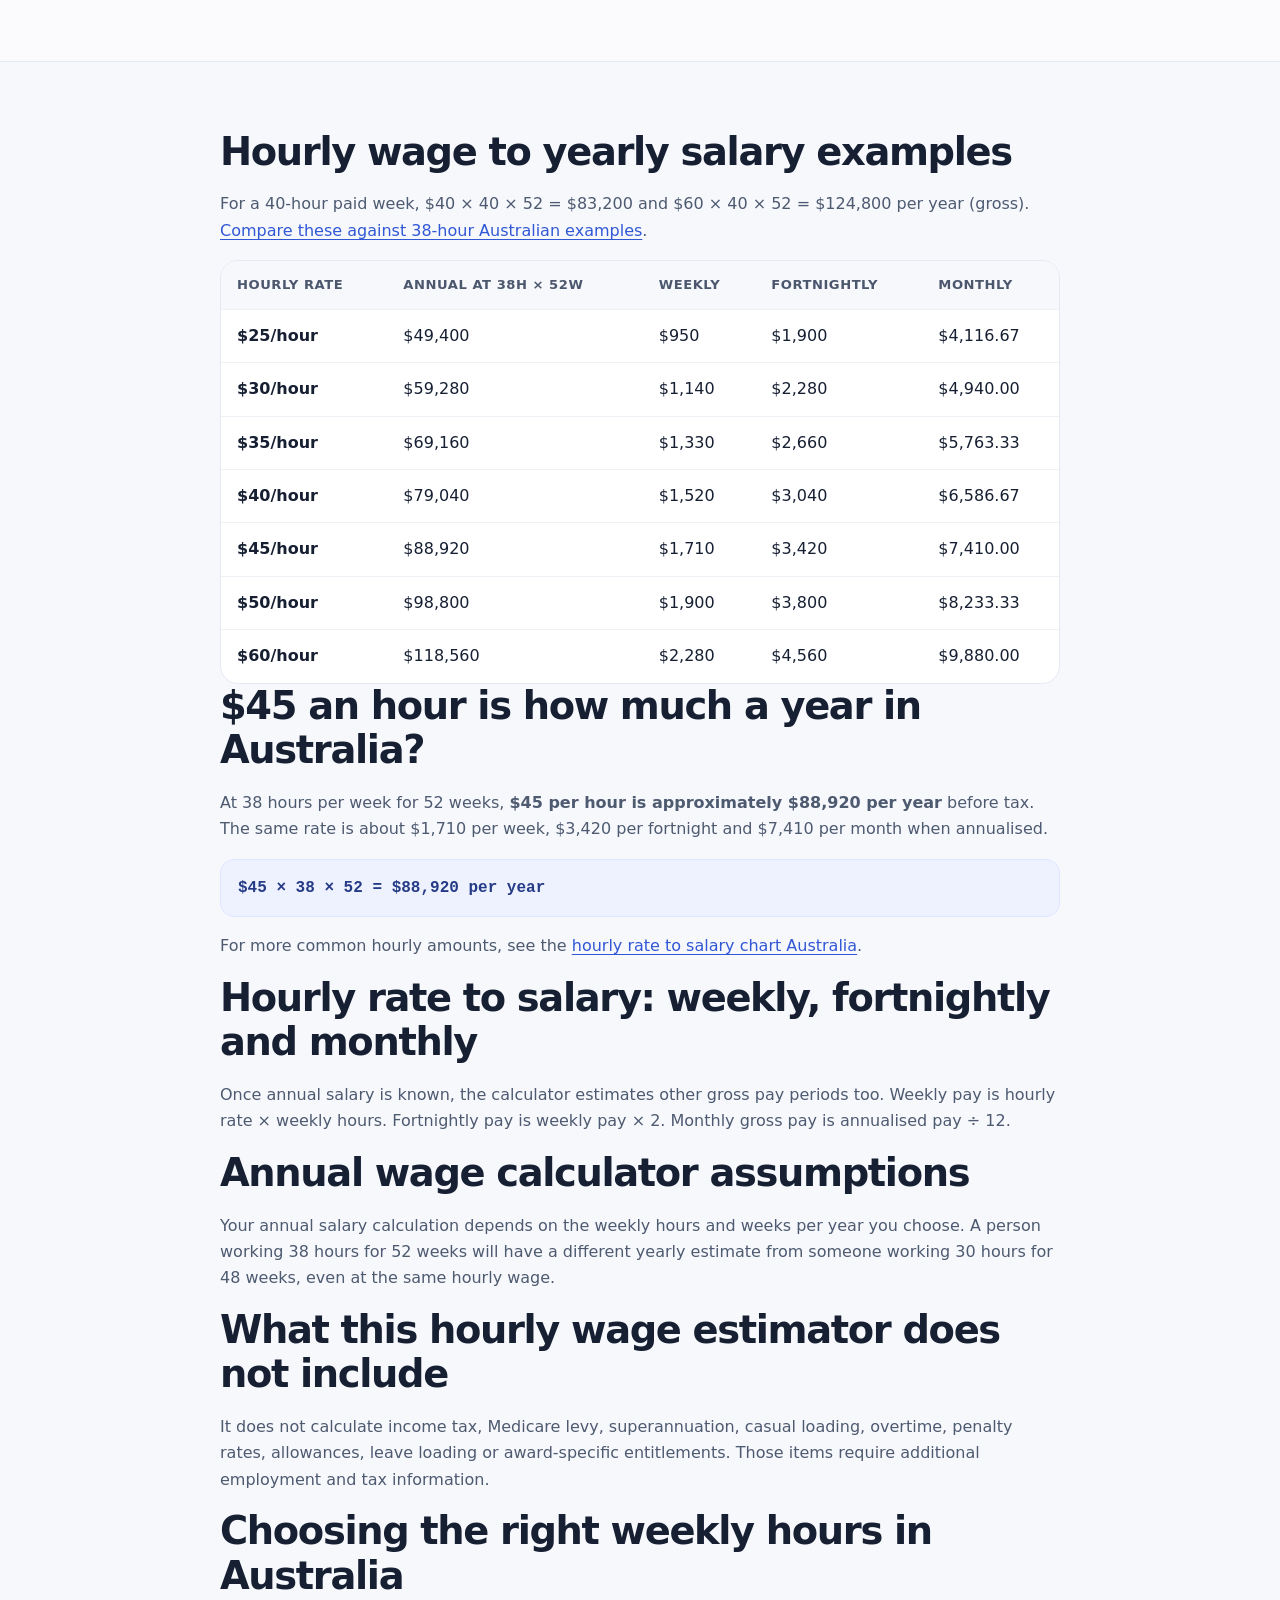
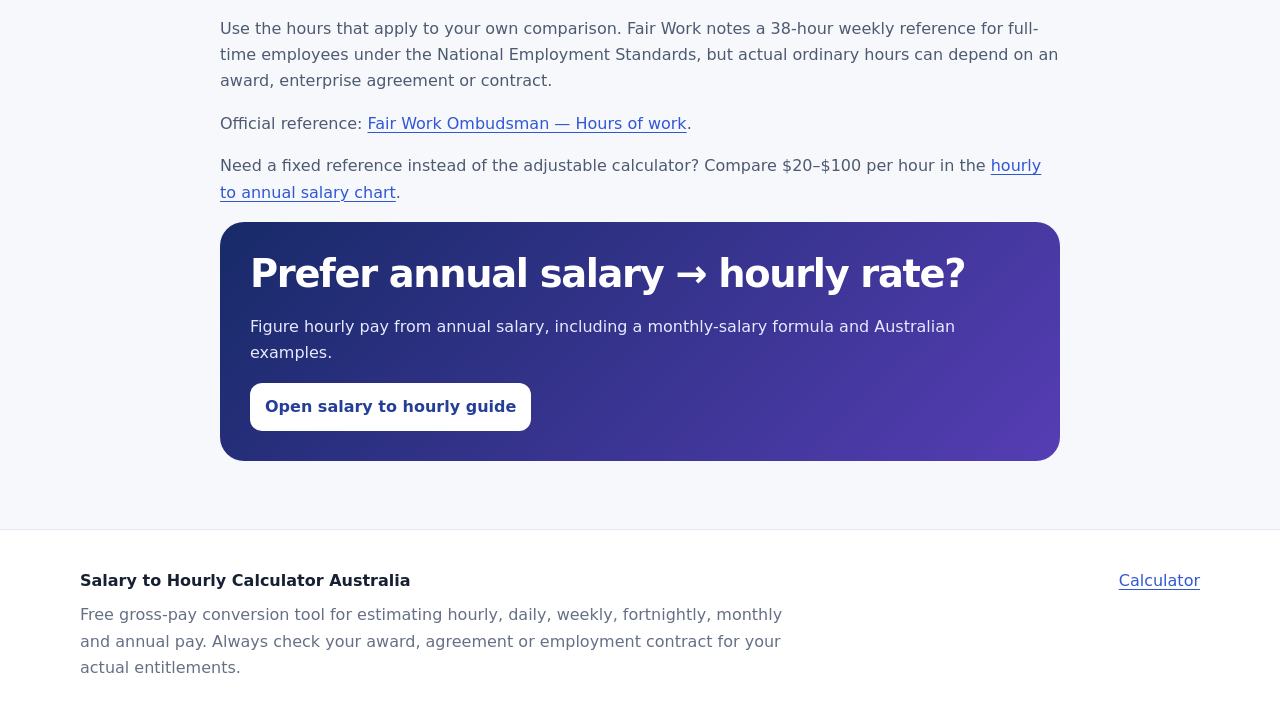
<file: salary-hourly-calculator-query-matched-SEO/hourly-to-salary-australia/index.html>
<!doctype html>
<html lang="en-AU">
<head>
<meta charset="utf-8">
<meta name="viewport" content="width=device-width,initial-scale=1">
<title>Hourly Wage to Yearly Salary Calculator Australia | Annual Pay</title>
<meta name="description" content="Convert hourly wage to yearly salary in Australia. Calculate annual, monthly, fortnightly and weekly gross pay from an hourly rate with adjustable hours and weeks.">
<meta name="robots" content="index,follow,max-image-preview:large,max-snippet:-1,max-video-preview:-1">
<link rel="canonical" href="https://kavindanipun.github.io/salary-hourly-calculator/hourly-to-salary-australia/">
<link rel="icon" href="https://kavindanipun.github.io/salary-hourly-calculator/favicon.svg" type="image/svg+xml">
<link rel="apple-touch-icon" href="https://kavindanipun.github.io/salary-hourly-calculator/apple-touch-icon.png">
<link rel="manifest" href="https://kavindanipun.github.io/salary-hourly-calculator/site.webmanifest">
<meta name="theme-color" content="#3157d5">
<meta name="color-scheme" content="light">
<meta property="og:type" content="website">
<meta property="og:site_name" content="Salary to Hourly Calculator Australia">
<meta property="og:locale" content="en_AU">
<meta property="og:title" content="Hourly Wage to Yearly Salary Calculator Australia | Annual Pay">
<meta property="og:description" content="Convert hourly wage to yearly salary in Australia. Calculate annual, monthly, fortnightly and weekly gross pay from an hourly rate with adjustable hours and weeks.">
<meta property="og:url" content="https://kavindanipun.github.io/salary-hourly-calculator/hourly-to-salary-australia/">
<meta property="og:image" content="https://kavindanipun.github.io/salary-hourly-calculator/og-image.png">
<meta property="og:image:width" content="1200">
<meta property="og:image:height" content="630">
<meta property="og:image:alt" content="Salary to Hourly Calculator Australia">
<meta name="twitter:card" content="summary_large_image">
<meta name="twitter:title" content="Hourly Wage to Yearly Salary Calculator Australia | Annual Pay">
<meta name="twitter:description" content="Convert hourly wage to yearly salary in Australia. Calculate annual, monthly, fortnightly and weekly gross pay from an hourly rate with adjustable hours and weeks.">
<meta name="twitter:image" content="https://kavindanipun.github.io/salary-hourly-calculator/og-image.png">
<link rel="stylesheet" href="https://kavindanipun.github.io/salary-hourly-calculator/assets/styles.css">
<script type="application/ld+json">{"@context":"https://schema.org","@graph":[{"@type":"WebSite","@id":"https://kavindanipun.github.io/salary-hourly-calculator/#website","url":"https://kavindanipun.github.io/salary-hourly-calculator/","name":"Salary to Hourly Calculator Australia","inLanguage":"en-AU"},{"@type":"WebApplication","@id":"https://kavindanipun.github.io/salary-hourly-calculator/#calculator","name":"Salary to Hourly Calculator Australia","url":"https://kavindanipun.github.io/salary-hourly-calculator/","applicationCategory":"FinanceApplication","operatingSystem":"Any","isAccessibleForFree":true,"offers":{"@type":"Offer","price":"0","priceCurrency":"AUD"},"description":"Convert annual salary to hourly pay, or hourly pay to annual salary, using adjustable weekly hours and weeks worked.","inLanguage":"en-AU"}]}</script>
<script type="application/ld+json">{"@context":"https://schema.org","@graph":[{"@type":"WebPage","@id":"https://kavindanipun.github.io/salary-hourly-calculator/hourly-to-salary-australia/#webpage","url":"https://kavindanipun.github.io/salary-hourly-calculator/hourly-to-salary-australia/","name":"Hourly Wage to Yearly Salary Calculator Australia","description":"Guide to converting hourly wage to yearly salary and other gross pay periods in Australia.","dateModified":"2026-09-14","inLanguage":"en-AU","isPartOf":{"@id":"https://kavindanipun.github.io/salary-hourly-calculator/#website"}},{"@type":"BreadcrumbList","itemListElement":[{"@type":"ListItem","position":1,"name":"Home","item":"https://kavindanipun.github.io/salary-hourly-calculator/"},{"@type":"ListItem","position":2,"name":"Hourly wage to yearly salary","item":"https://kavindanipun.github.io/salary-hourly-calculator/hourly-to-salary-australia/"}]}]}</script>
</head>
<body data-calc-mode="hourly">
<a class="skip-link" href="#main">Skip to main content</a>

<header class="site-header">
  <div class="container nav">
    <a class="brand" href="https://kavindanipun.github.io/salary-hourly-calculator/" aria-label="Salary to Hourly Calculator Australia home">
      <span class="brand-mark" aria-hidden="true">$</span>
      <span>Pay Converter AU</span>
    </a>
    <nav class="nav-links" aria-label="Primary navigation">
      <a href="https://kavindanipun.github.io/salary-hourly-calculator/#calculator">Calculator</a>
      <a href="https://kavindanipun.github.io/salary-hourly-calculator/salary-to-hourly-australia/">Salary → Hourly</a>
      <a href="https://kavindanipun.github.io/salary-hourly-calculator/hourly-to-salary-australia/">Hourly → Salary</a>
      <a href="https://kavindanipun.github.io/salary-hourly-calculator/salary-conversion-table-australia/">Conversion Table</a>
      <a href="https://kavindanipun.github.io/salary-hourly-calculator/hourly-rate-to-salary-chart-australia/">Hourly Chart</a>
      <a href="https://kavindanipun.github.io/salary-hourly-calculator/#faq">FAQs</a>
    </nav>
  </div>
</header>

<main id="main">
<div class="container breadcrumb"><a href="https://kavindanipun.github.io/salary-hourly-calculator/">Home</a> › Hourly to salary calculator Australia</div>
<section class="page-hero">
  <div class="container content-grid">
    <div>
      <span class="eyebrow">Hourly wage → annual salary</span>
      <h1>Hourly Wage to Yearly Salary Calculator Australia</h1>
      <p class="lead">Enter your hourly rate and work pattern to estimate annual, monthly, fortnightly, weekly and daily gross pay.</p>
    </div>
    
<div class="card calculator" id="calculator" aria-labelledby="calculator-title">
  <h2 id="calculator-title" style="font-size:1.45rem;margin-bottom:16px">Pay calculator</h2>
  <div class="calc-tabs" role="tablist" aria-label="Conversion direction">
    <button class="tab-btn" id="annualTab" type="button" role="tab" aria-selected="false">Salary → Hourly</button>
    <button class="tab-btn" id="hourlyTab" type="button" role="tab" aria-selected="true">Hourly → Salary</button>
  </div>
  <div class="form-grid">
    <div class="field full">
      <label id="amountLabel" for="amount">Hourly rate (AUD)</label>
      <div class="input-wrap"><span class="prefix">$</span><input class="with-prefix" id="amount" type="number" inputmode="decimal" min="0.01" step="0.01" value="40" aria-describedby="amountHelp"></div>
      <div class="helper" id="amountHelp">Enter your gross hourly rate before tax.</div>
    </div>
    <div class="field">
      <label for="hoursPerWeek">Hours per week</label>
      <input id="hoursPerWeek" type="number" inputmode="decimal" min="1" max="168" step="0.5" value="38">
      <div class="helper">38 is a common full-time reference in Australia.</div>
    </div>
    <div class="field">
      <label for="weeksPerYear">Weeks worked per year</label>
      <input id="weeksPerYear" type="number" inputmode="decimal" min="1" max="52" step="1" value="52">
      <div class="helper">Use fewer weeks if your calculation excludes unpaid time.</div>
    </div>
    <div class="field">
      <label for="daysPerWeek">Work days per week</label>
      <input id="daysPerWeek" type="number" inputmode="decimal" min="1" max="7" step="1" value="5">
    </div>
  </div>
  <div class="results" aria-live="polite">
    <div class="result-primary"><small id="primaryLabel">Estimated annual salary</small><strong id="primaryResult">—</strong></div>
    <div class="result-grid">
      <div class="result-item"><span>Hourly</span><strong id="hourlyResult">—</strong></div>
      <div class="result-item"><span>Daily</span><strong id="dailyResult">—</strong></div>
      <div class="result-item"><span>Weekly</span><strong id="weeklyResult">—</strong></div>
      <div class="result-item"><span>Fortnightly</span><strong id="fortnightlyResult">—</strong></div>
      <div class="result-item"><span>Monthly</span><strong id="monthlyResult">—</strong></div>
      <div class="result-item"><span>Annual</span><strong id="annualResult">—</strong></div>
    </div>
    <p class="disclaimer">Gross-pay conversion only. Results do not calculate income tax, superannuation, overtime, penalty rates, allowances or leave loading.</p>
  </div>
</div>

  </div>
</section>
<section class="section soft"><div class="container prose">
  <h2>How do I calculate annual salary from an hourly rate?</h2>
  <p>Multiply the hourly wage by your weekly hours and the number of weeks included in the year. This is the standard way to convert <strong>hourly wage to yearly salary</strong> or <strong>pay per hour to salary</strong>.</p>
  <div class="formula">Annual salary = Hourly rate × Hours per week × Weeks per year</div>
  <p>For example, $40 per hour × 38 hours per week × 52 weeks gives an annual gross salary estimate of <strong>$79,040</strong>.</p>
  <p>The same $40 hourly rate is about $1,520 per week, $3,040 per fortnight and $6,586.67 per month when annualised using those assumptions.</p>
</div></section>

<section class="section"><div class="container prose">
  <h2>Hourly wage to yearly salary examples</h2>
<p>For a 40-hour paid week, $40 × 40 × 52 = $83,200 and $60 × 40 × 52 = $124,800 per year (gross). <a href="https://kavindanipun.github.io/salary-hourly-calculator/#hourly-annual-examples">Compare these against 38-hour Australian examples</a>.</p>
  <div class="table-wrap">
    <table>
      <thead><tr><th>Hourly rate</th><th>Annual at 38h × 52w</th><th>Weekly</th><th>Fortnightly</th><th>Monthly</th></tr></thead>
      <tbody>
        <tr><td>$25/hour</td><td>$49,400</td><td>$950</td><td>$1,900</td><td>$4,116.67</td></tr>
        <tr><td>$30/hour</td><td>$59,280</td><td>$1,140</td><td>$2,280</td><td>$4,940.00</td></tr>
        <tr><td>$35/hour</td><td>$69,160</td><td>$1,330</td><td>$2,660</td><td>$5,763.33</td></tr>
        <tr><td>$40/hour</td><td>$79,040</td><td>$1,520</td><td>$3,040</td><td>$6,586.67</td></tr>
        <tr><td>$45/hour</td><td>$88,920</td><td>$1,710</td><td>$3,420</td><td>$7,410.00</td></tr>
        <tr><td>$50/hour</td><td>$98,800</td><td>$1,900</td><td>$3,800</td><td>$8,233.33</td></tr>
        <tr><td>$60/hour</td><td>$118,560</td><td>$2,280</td><td>$4,560</td><td>$9,880.00</td></tr>
      </tbody>
    </table>
  </div>

  <h2>$45 an hour is how much a year in Australia?</h2>
  <p>At 38 hours per week for 52 weeks, <strong>$45 per hour is approximately $88,920 per year</strong> before tax. The same rate is about $1,710 per week, $3,420 per fortnight and $7,410 per month when annualised.</p>
  <div class="formula">$45 × 38 × 52 = $88,920 per year</div>
  <p>For more common hourly amounts, see the <a href="https://kavindanipun.github.io/salary-hourly-calculator/hourly-rate-to-salary-chart-australia/">hourly rate to salary chart Australia</a>.</p>

  <h2>Hourly rate to salary: weekly, fortnightly and monthly</h2>
  <p>Once annual salary is known, the calculator estimates other gross pay periods too. Weekly pay is hourly rate × weekly hours. Fortnightly pay is weekly pay × 2. Monthly gross pay is annualised pay ÷ 12.</p>

  <h2>Annual wage calculator assumptions</h2>
  <p>Your annual salary calculation depends on the weekly hours and weeks per year you choose. A person working 38 hours for 52 weeks will have a different yearly estimate from someone working 30 hours for 48 weeks, even at the same hourly wage.</p>

  <h2>What this hourly wage estimator does not include</h2>
  <p>It does not calculate income tax, Medicare levy, superannuation, casual loading, overtime, penalty rates, allowances, leave loading or award-specific entitlements. Those items require additional employment and tax information.</p>

  <h2>Choosing the right weekly hours in Australia</h2>
  <p>Use the hours that apply to your own comparison. Fair Work notes a 38-hour weekly reference for full-time employees under the National Employment Standards, but actual ordinary hours can depend on an award, enterprise agreement or contract.</p>
  <p>Official reference: <a href="https://www.fairwork.gov.au/employment-conditions/hours-of-work-breaks-and-rosters/hours-of-work" rel="noopener">Fair Work Ombudsman — Hours of work</a>.</p>

  <p>Need a fixed reference instead of the adjustable calculator? Compare $20–$100 per hour in the <a href="https://kavindanipun.github.io/salary-hourly-calculator/hourly-rate-to-salary-chart-australia/">hourly to annual salary chart</a>.</p>
  <div class="cta"><h2>Prefer annual salary → hourly rate?</h2><p>Figure hourly pay from annual salary, including a monthly-salary formula and Australian examples.</p><a href="https://kavindanipun.github.io/salary-hourly-calculator/salary-to-hourly-australia/">Open salary to hourly guide</a></div>
</div></section>
</main>

<footer class="site-footer">
  <div class="container footer-grid">
    <div>
      <strong>Salary to Hourly Calculator Australia</strong>
      <p>Free gross-pay conversion tool for estimating hourly, daily, weekly, fortnightly, monthly and annual pay. Always check your award, agreement or employment contract for your actual entitlements.</p>
    </div>
    <div><a href="https://kavindanipun.github.io/salary-hourly-calculator/">Calculator</a></div>
  </div>
</footer>
<script src="https://kavindanipun.github.io/salary-hourly-calculator/assets/app.js" defer></script>
</body></html>
</file>
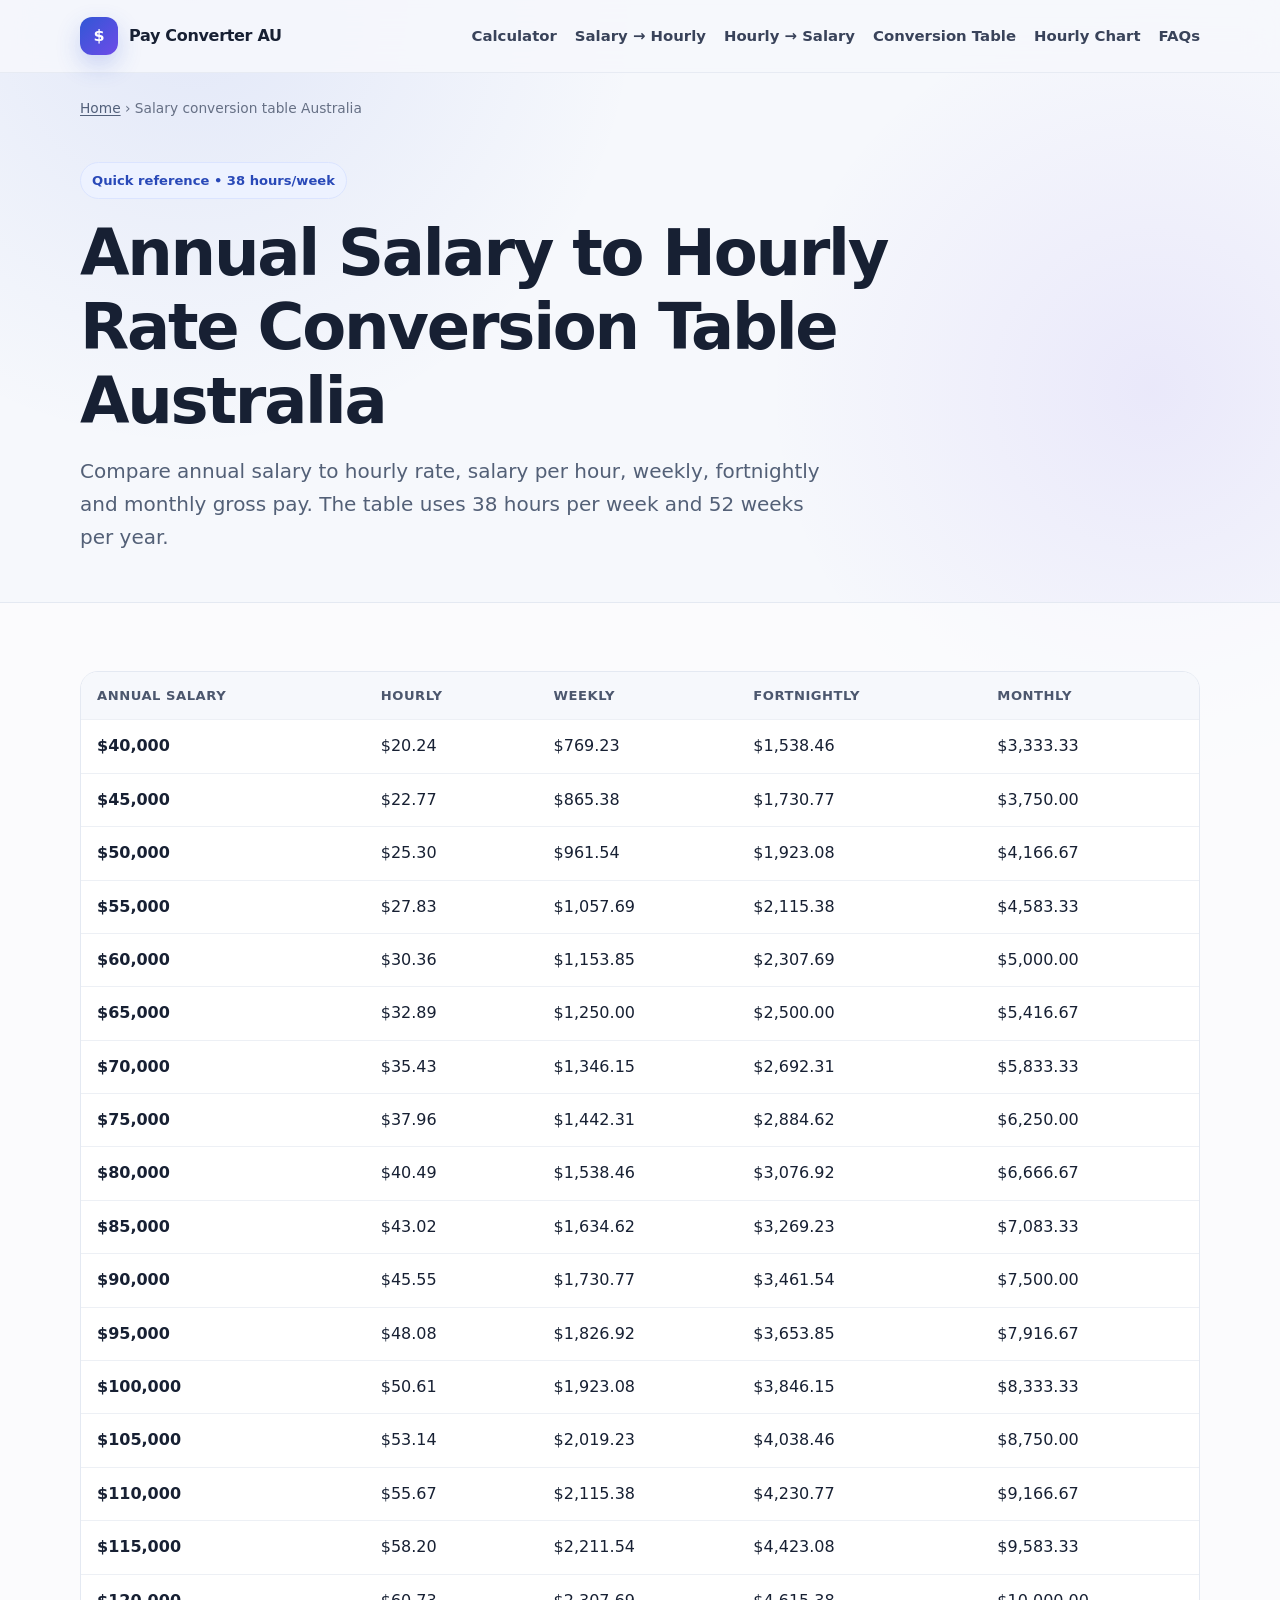
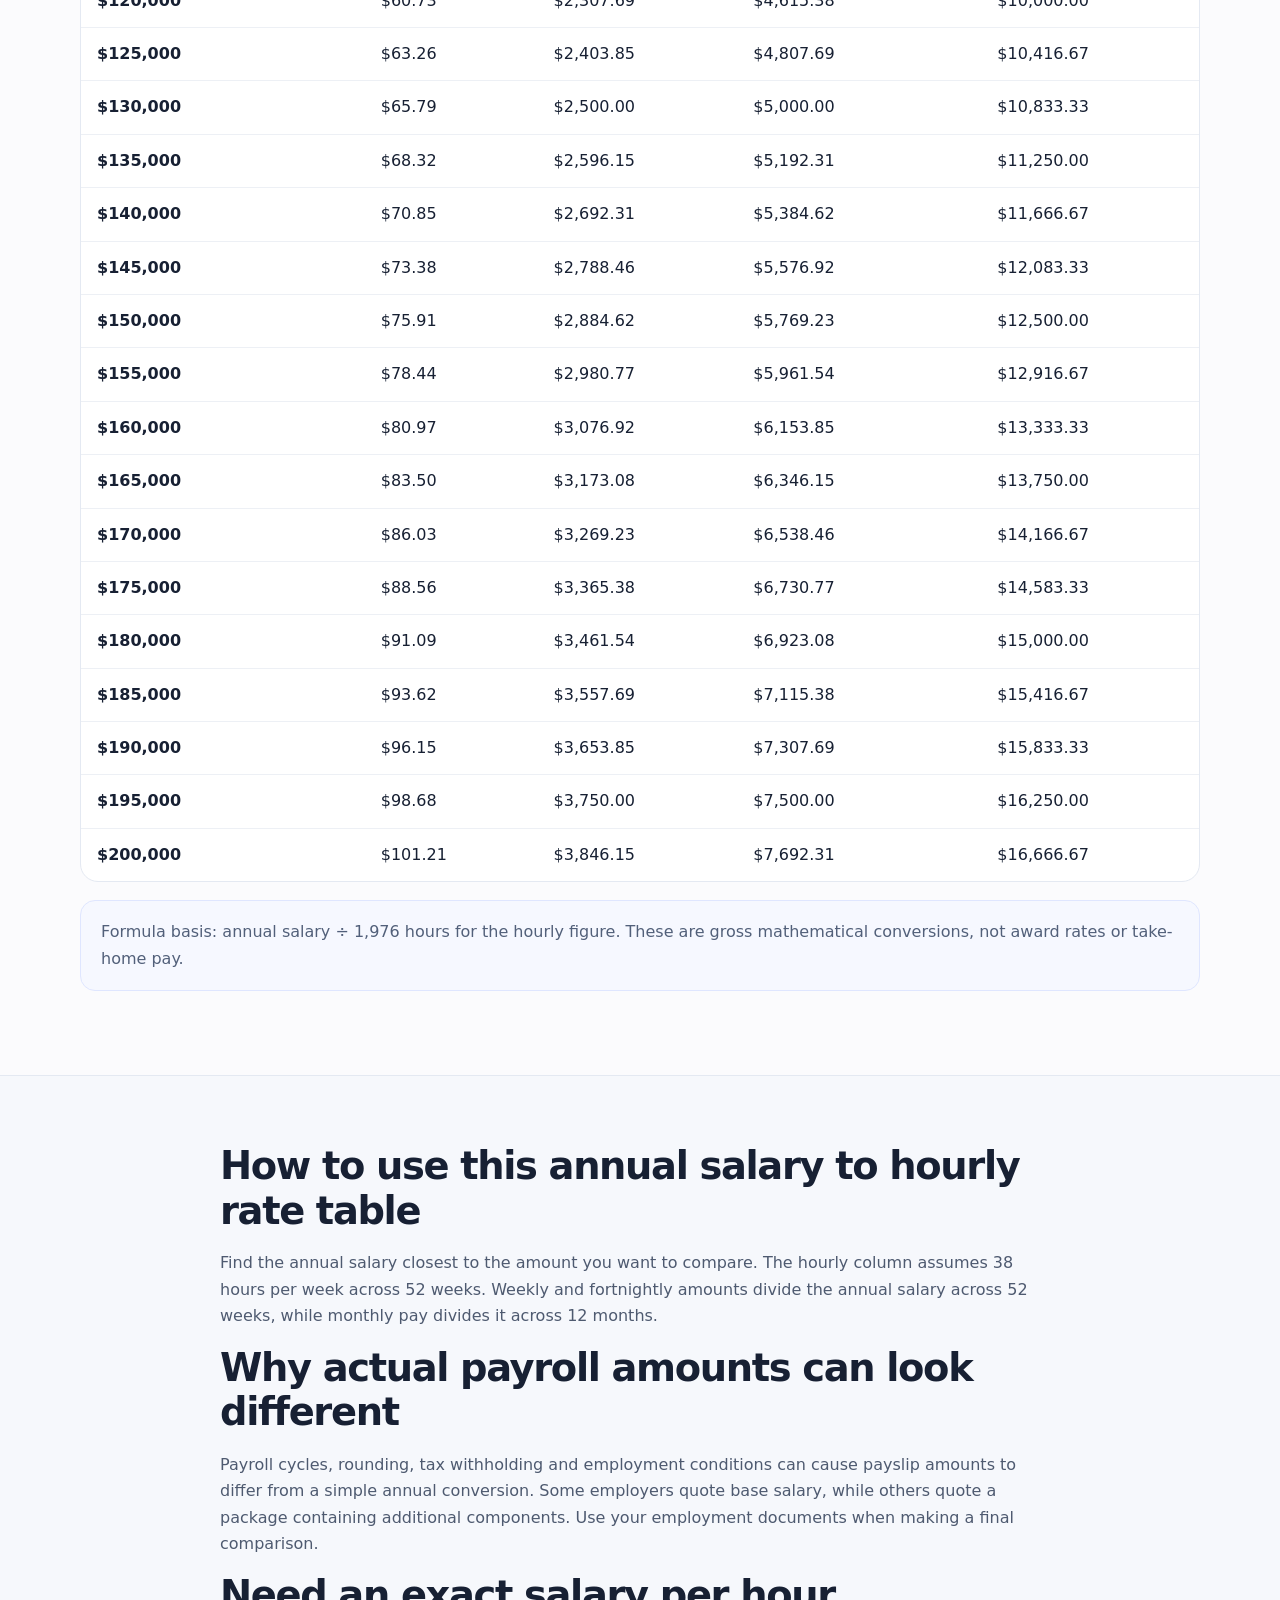
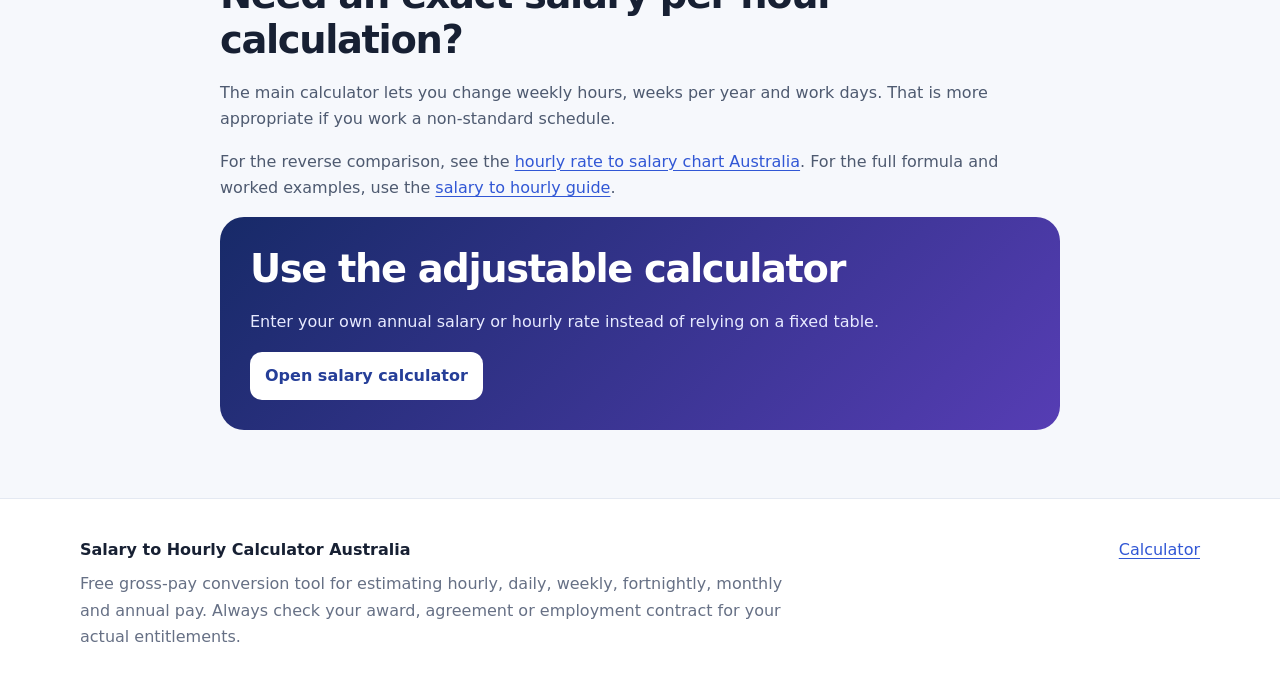
<file: salary-hourly-calculator-query-matched-SEO/salary-conversion-table-australia/index.html>
<!doctype html>
<html lang="en-AU">
<head>
<meta charset="utf-8">
<meta name="viewport" content="width=device-width,initial-scale=1">
<title>Annual Salary to Hourly Rate Conversion Table Australia</title>
<meta name="description" content="Compare annual salary to hourly rate in Australia with a 38-hour week. Salary per hour table includes weekly, fortnightly and monthly gross pay from $40k to $200k.">
<meta name="robots" content="index,follow,max-image-preview:large,max-snippet:-1,max-video-preview:-1">
<link rel="canonical" href="https://kavindanipun.github.io/salary-hourly-calculator/salary-conversion-table-australia/">
<link rel="icon" href="https://kavindanipun.github.io/salary-hourly-calculator/favicon.svg" type="image/svg+xml">
<link rel="apple-touch-icon" href="https://kavindanipun.github.io/salary-hourly-calculator/apple-touch-icon.png">
<link rel="manifest" href="https://kavindanipun.github.io/salary-hourly-calculator/site.webmanifest">
<meta name="theme-color" content="#3157d5">
<meta name="color-scheme" content="light">
<meta property="og:type" content="website">
<meta property="og:site_name" content="Salary to Hourly Calculator Australia">
<meta property="og:locale" content="en_AU">
<meta property="og:title" content="Annual Salary to Hourly Rate Conversion Table Australia">
<meta property="og:description" content="Compare annual salary to hourly rate in Australia with a 38-hour week. Salary per hour table includes weekly, fortnightly and monthly gross pay from $40k to $200k.">
<meta property="og:url" content="https://kavindanipun.github.io/salary-hourly-calculator/salary-conversion-table-australia/">
<meta property="og:image" content="https://kavindanipun.github.io/salary-hourly-calculator/og-image.png">
<meta property="og:image:width" content="1200">
<meta property="og:image:height" content="630">
<meta property="og:image:alt" content="Salary to Hourly Calculator Australia">
<meta name="twitter:card" content="summary_large_image">
<meta name="twitter:title" content="Annual Salary to Hourly Rate Conversion Table Australia">
<meta name="twitter:description" content="Compare annual salary to hourly rate in Australia with a 38-hour week. Salary per hour table includes weekly, fortnightly and monthly gross pay from $40k to $200k.">
<meta name="twitter:image" content="https://kavindanipun.github.io/salary-hourly-calculator/og-image.png">
<link rel="stylesheet" href="https://kavindanipun.github.io/salary-hourly-calculator/assets/styles.css">
<script type="application/ld+json">{"@context":"https://schema.org","@graph":[{"@type":"WebSite","@id":"https://kavindanipun.github.io/salary-hourly-calculator/#website","url":"https://kavindanipun.github.io/salary-hourly-calculator/","name":"Salary to Hourly Calculator Australia","inLanguage":"en-AU"},{"@type":"WebApplication","@id":"https://kavindanipun.github.io/salary-hourly-calculator/#calculator","name":"Salary to Hourly Calculator Australia","url":"https://kavindanipun.github.io/salary-hourly-calculator/","applicationCategory":"FinanceApplication","operatingSystem":"Any","isAccessibleForFree":true,"offers":{"@type":"Offer","price":"0","priceCurrency":"AUD"},"description":"Convert annual salary to hourly pay, or hourly pay to annual salary, using adjustable weekly hours and weeks worked.","inLanguage":"en-AU"}]}</script>
<script type="application/ld+json">{"@context":"https://schema.org","@graph":[{"@type":"WebPage","@id":"https://kavindanipun.github.io/salary-hourly-calculator/salary-conversion-table-australia/#webpage","url":"https://kavindanipun.github.io/salary-hourly-calculator/salary-conversion-table-australia/","name":"Annual Salary to Hourly Rate Conversion Table Australia","description":"Australian annual salary to hourly rate conversion table using 38 hours per week and 52 weeks per year.","dateModified":"2026-09-14","inLanguage":"en-AU","isPartOf":{"@id":"https://kavindanipun.github.io/salary-hourly-calculator/#website"}},{"@type":"BreadcrumbList","itemListElement":[{"@type":"ListItem","position":1,"name":"Home","item":"https://kavindanipun.github.io/salary-hourly-calculator/"},{"@type":"ListItem","position":2,"name":"Annual salary to hourly rate conversion table","item":"https://kavindanipun.github.io/salary-hourly-calculator/salary-conversion-table-australia/"}]}]}</script>
</head>
<body data-calc-mode="annual">
<a class="skip-link" href="#main">Skip to main content</a>

<header class="site-header">
  <div class="container nav">
    <a class="brand" href="https://kavindanipun.github.io/salary-hourly-calculator/" aria-label="Salary to Hourly Calculator Australia home">
      <span class="brand-mark" aria-hidden="true">$</span>
      <span>Pay Converter AU</span>
    </a>
    <nav class="nav-links" aria-label="Primary navigation">
      <a href="https://kavindanipun.github.io/salary-hourly-calculator/#calculator">Calculator</a>
      <a href="https://kavindanipun.github.io/salary-hourly-calculator/salary-to-hourly-australia/">Salary → Hourly</a>
      <a href="https://kavindanipun.github.io/salary-hourly-calculator/hourly-to-salary-australia/">Hourly → Salary</a>
      <a href="https://kavindanipun.github.io/salary-hourly-calculator/salary-conversion-table-australia/">Conversion Table</a>
      <a href="https://kavindanipun.github.io/salary-hourly-calculator/hourly-rate-to-salary-chart-australia/">Hourly Chart</a>
      <a href="https://kavindanipun.github.io/salary-hourly-calculator/#faq">FAQs</a>
    </nav>
  </div>
</header>

<main id="main">
<div class="container breadcrumb"><a href="https://kavindanipun.github.io/salary-hourly-calculator/">Home</a> › Salary conversion table Australia</div>
<section class="page-hero"><div class="container">
  <span class="eyebrow">Quick reference • 38 hours/week</span>
  <h1>Annual Salary to Hourly Rate Conversion Table Australia</h1>
  <p class="lead">Compare annual salary to hourly rate, salary per hour, weekly, fortnightly and monthly gross pay. The table uses 38 hours per week and 52 weeks per year.</p>
</div></section>
<section class="section soft"><div class="container">
  <div class="table-wrap">
    <table>
      <thead><tr><th>Annual salary</th><th>Hourly</th><th>Weekly</th><th>Fortnightly</th><th>Monthly</th></tr></thead>
      <tbody><tr><td>$40,000</td><td>$20.24</td><td>$769.23</td><td>$1,538.46</td><td>$3,333.33</td></tr>
<tr><td>$45,000</td><td>$22.77</td><td>$865.38</td><td>$1,730.77</td><td>$3,750.00</td></tr>
<tr><td>$50,000</td><td>$25.30</td><td>$961.54</td><td>$1,923.08</td><td>$4,166.67</td></tr>
<tr><td>$55,000</td><td>$27.83</td><td>$1,057.69</td><td>$2,115.38</td><td>$4,583.33</td></tr>
<tr><td>$60,000</td><td>$30.36</td><td>$1,153.85</td><td>$2,307.69</td><td>$5,000.00</td></tr>
<tr><td>$65,000</td><td>$32.89</td><td>$1,250.00</td><td>$2,500.00</td><td>$5,416.67</td></tr>
<tr><td>$70,000</td><td>$35.43</td><td>$1,346.15</td><td>$2,692.31</td><td>$5,833.33</td></tr>
<tr><td>$75,000</td><td>$37.96</td><td>$1,442.31</td><td>$2,884.62</td><td>$6,250.00</td></tr>
<tr><td>$80,000</td><td>$40.49</td><td>$1,538.46</td><td>$3,076.92</td><td>$6,666.67</td></tr>
<tr><td>$85,000</td><td>$43.02</td><td>$1,634.62</td><td>$3,269.23</td><td>$7,083.33</td></tr>
<tr><td>$90,000</td><td>$45.55</td><td>$1,730.77</td><td>$3,461.54</td><td>$7,500.00</td></tr>
<tr><td>$95,000</td><td>$48.08</td><td>$1,826.92</td><td>$3,653.85</td><td>$7,916.67</td></tr>
<tr><td>$100,000</td><td>$50.61</td><td>$1,923.08</td><td>$3,846.15</td><td>$8,333.33</td></tr>
<tr><td>$105,000</td><td>$53.14</td><td>$2,019.23</td><td>$4,038.46</td><td>$8,750.00</td></tr>
<tr><td>$110,000</td><td>$55.67</td><td>$2,115.38</td><td>$4,230.77</td><td>$9,166.67</td></tr>
<tr><td>$115,000</td><td>$58.20</td><td>$2,211.54</td><td>$4,423.08</td><td>$9,583.33</td></tr>
<tr><td>$120,000</td><td>$60.73</td><td>$2,307.69</td><td>$4,615.38</td><td>$10,000.00</td></tr>
<tr><td>$125,000</td><td>$63.26</td><td>$2,403.85</td><td>$4,807.69</td><td>$10,416.67</td></tr>
<tr><td>$130,000</td><td>$65.79</td><td>$2,500.00</td><td>$5,000.00</td><td>$10,833.33</td></tr>
<tr><td>$135,000</td><td>$68.32</td><td>$2,596.15</td><td>$5,192.31</td><td>$11,250.00</td></tr>
<tr><td>$140,000</td><td>$70.85</td><td>$2,692.31</td><td>$5,384.62</td><td>$11,666.67</td></tr>
<tr><td>$145,000</td><td>$73.38</td><td>$2,788.46</td><td>$5,576.92</td><td>$12,083.33</td></tr>
<tr><td>$150,000</td><td>$75.91</td><td>$2,884.62</td><td>$5,769.23</td><td>$12,500.00</td></tr>
<tr><td>$155,000</td><td>$78.44</td><td>$2,980.77</td><td>$5,961.54</td><td>$12,916.67</td></tr>
<tr><td>$160,000</td><td>$80.97</td><td>$3,076.92</td><td>$6,153.85</td><td>$13,333.33</td></tr>
<tr><td>$165,000</td><td>$83.50</td><td>$3,173.08</td><td>$6,346.15</td><td>$13,750.00</td></tr>
<tr><td>$170,000</td><td>$86.03</td><td>$3,269.23</td><td>$6,538.46</td><td>$14,166.67</td></tr>
<tr><td>$175,000</td><td>$88.56</td><td>$3,365.38</td><td>$6,730.77</td><td>$14,583.33</td></tr>
<tr><td>$180,000</td><td>$91.09</td><td>$3,461.54</td><td>$6,923.08</td><td>$15,000.00</td></tr>
<tr><td>$185,000</td><td>$93.62</td><td>$3,557.69</td><td>$7,115.38</td><td>$15,416.67</td></tr>
<tr><td>$190,000</td><td>$96.15</td><td>$3,653.85</td><td>$7,307.69</td><td>$15,833.33</td></tr>
<tr><td>$195,000</td><td>$98.68</td><td>$3,750.00</td><td>$7,500.00</td><td>$16,250.00</td></tr>
<tr><td>$200,000</td><td>$101.21</td><td>$3,846.15</td><td>$7,692.31</td><td>$16,666.67</td></tr></tbody>
    </table>
  </div>
  <p class="source-note" style="margin-top:18px">Formula basis: annual salary ÷ 1,976 hours for the hourly figure. These are gross mathematical conversions, not award rates or take-home pay.</p>
</div></section>
<section class="section"><div class="container prose">
  <h2>How to use this annual salary to hourly rate table</h2>
  <p>Find the annual salary closest to the amount you want to compare. The hourly column assumes 38 hours per week across 52 weeks. Weekly and fortnightly amounts divide the annual salary across 52 weeks, while monthly pay divides it across 12 months.</p>
  <h2>Why actual payroll amounts can look different</h2>
  <p>Payroll cycles, rounding, tax withholding and employment conditions can cause payslip amounts to differ from a simple annual conversion. Some employers quote base salary, while others quote a package containing additional components. Use your employment documents when making a final comparison.</p>
  <h2>Need an exact salary per hour calculation?</h2>
  <p>The main calculator lets you change weekly hours, weeks per year and work days. That is more appropriate if you work a non-standard schedule.</p>
  <p>For the reverse comparison, see the <a href="https://kavindanipun.github.io/salary-hourly-calculator/hourly-rate-to-salary-chart-australia/">hourly rate to salary chart Australia</a>. For the full formula and worked examples, use the <a href="https://kavindanipun.github.io/salary-hourly-calculator/salary-to-hourly-australia/">salary to hourly guide</a>.</p>
  <div class="cta"><h2>Use the adjustable calculator</h2><p>Enter your own annual salary or hourly rate instead of relying on a fixed table.</p><a href="https://kavindanipun.github.io/salary-hourly-calculator/#calculator">Open salary calculator</a></div>
</div></section>
</main>

<footer class="site-footer">
  <div class="container footer-grid">
    <div>
      <strong>Salary to Hourly Calculator Australia</strong>
      <p>Free gross-pay conversion tool for estimating hourly, daily, weekly, fortnightly, monthly and annual pay. Always check your award, agreement or employment contract for your actual entitlements.</p>
    </div>
    <div><a href="https://kavindanipun.github.io/salary-hourly-calculator/">Calculator</a></div>
  </div>
</footer>
<script src="https://kavindanipun.github.io/salary-hourly-calculator/assets/app.js" defer></script>
</body></html>
</file>
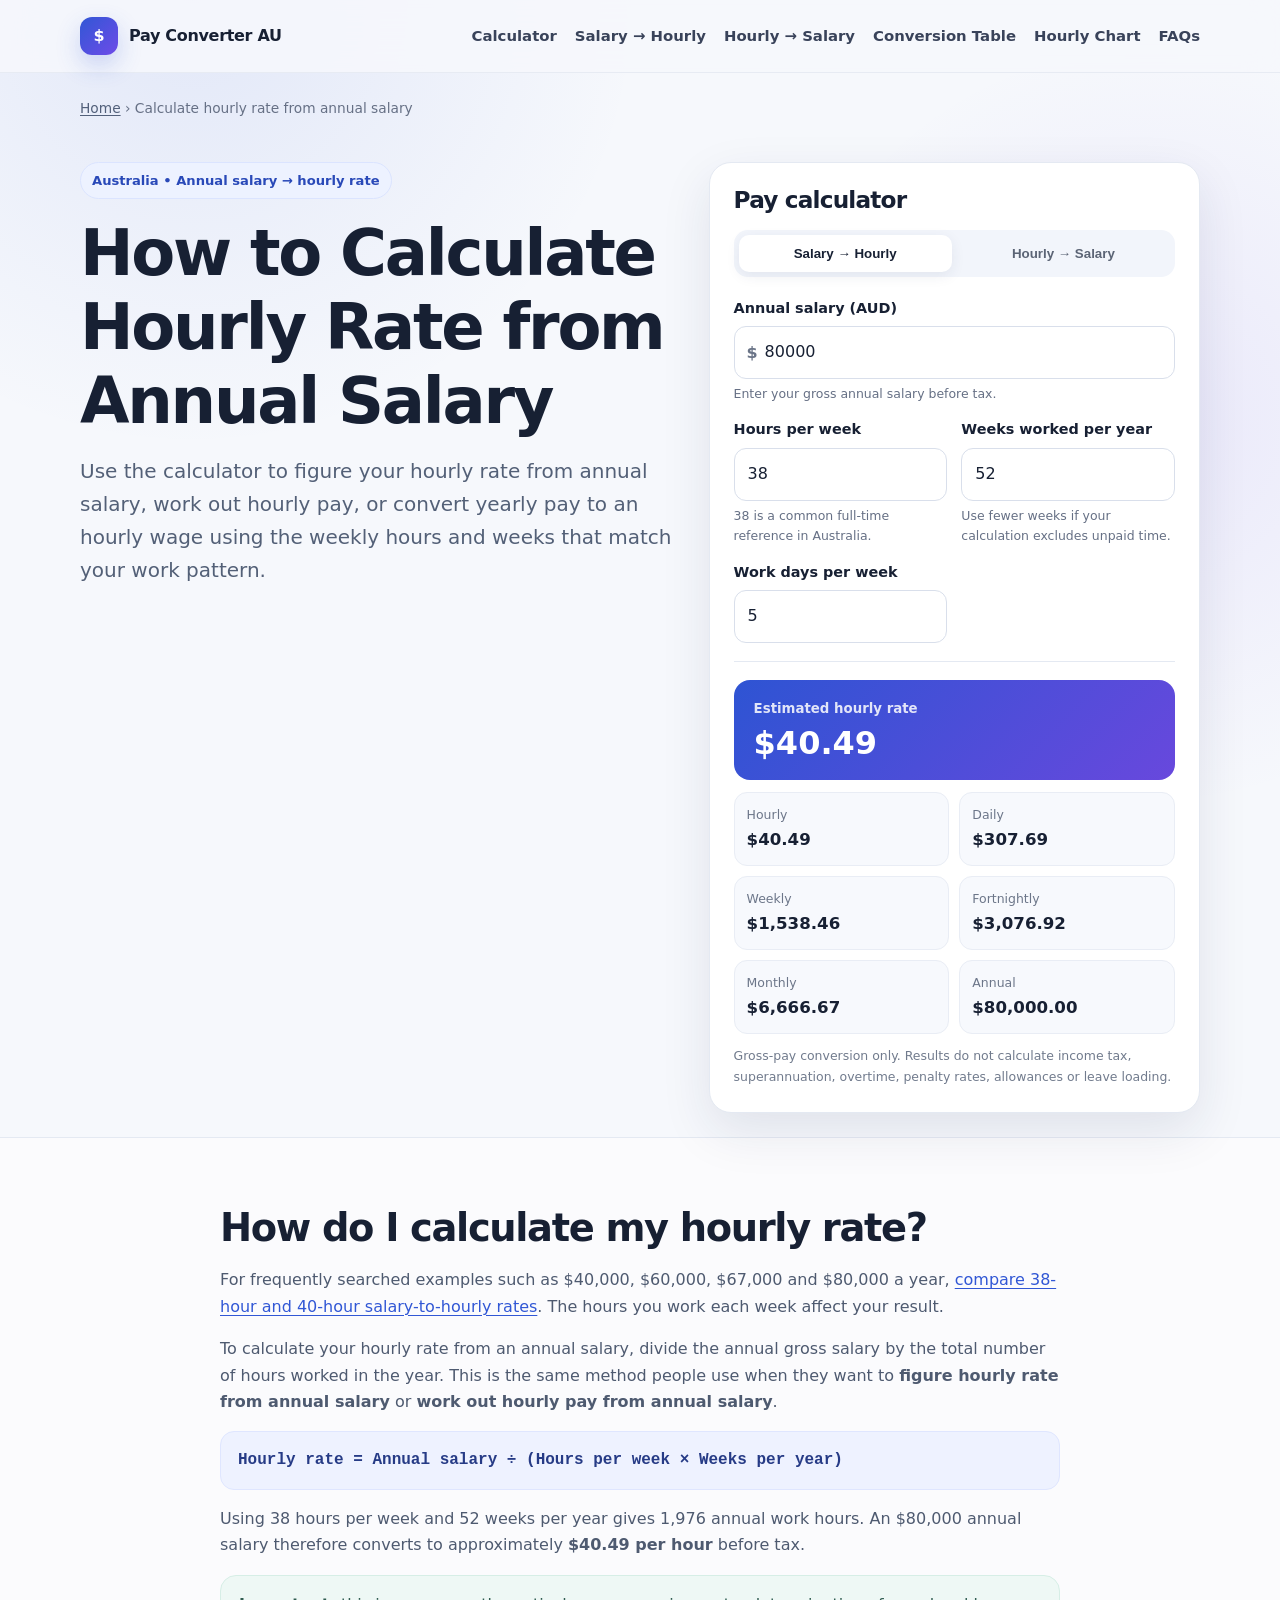
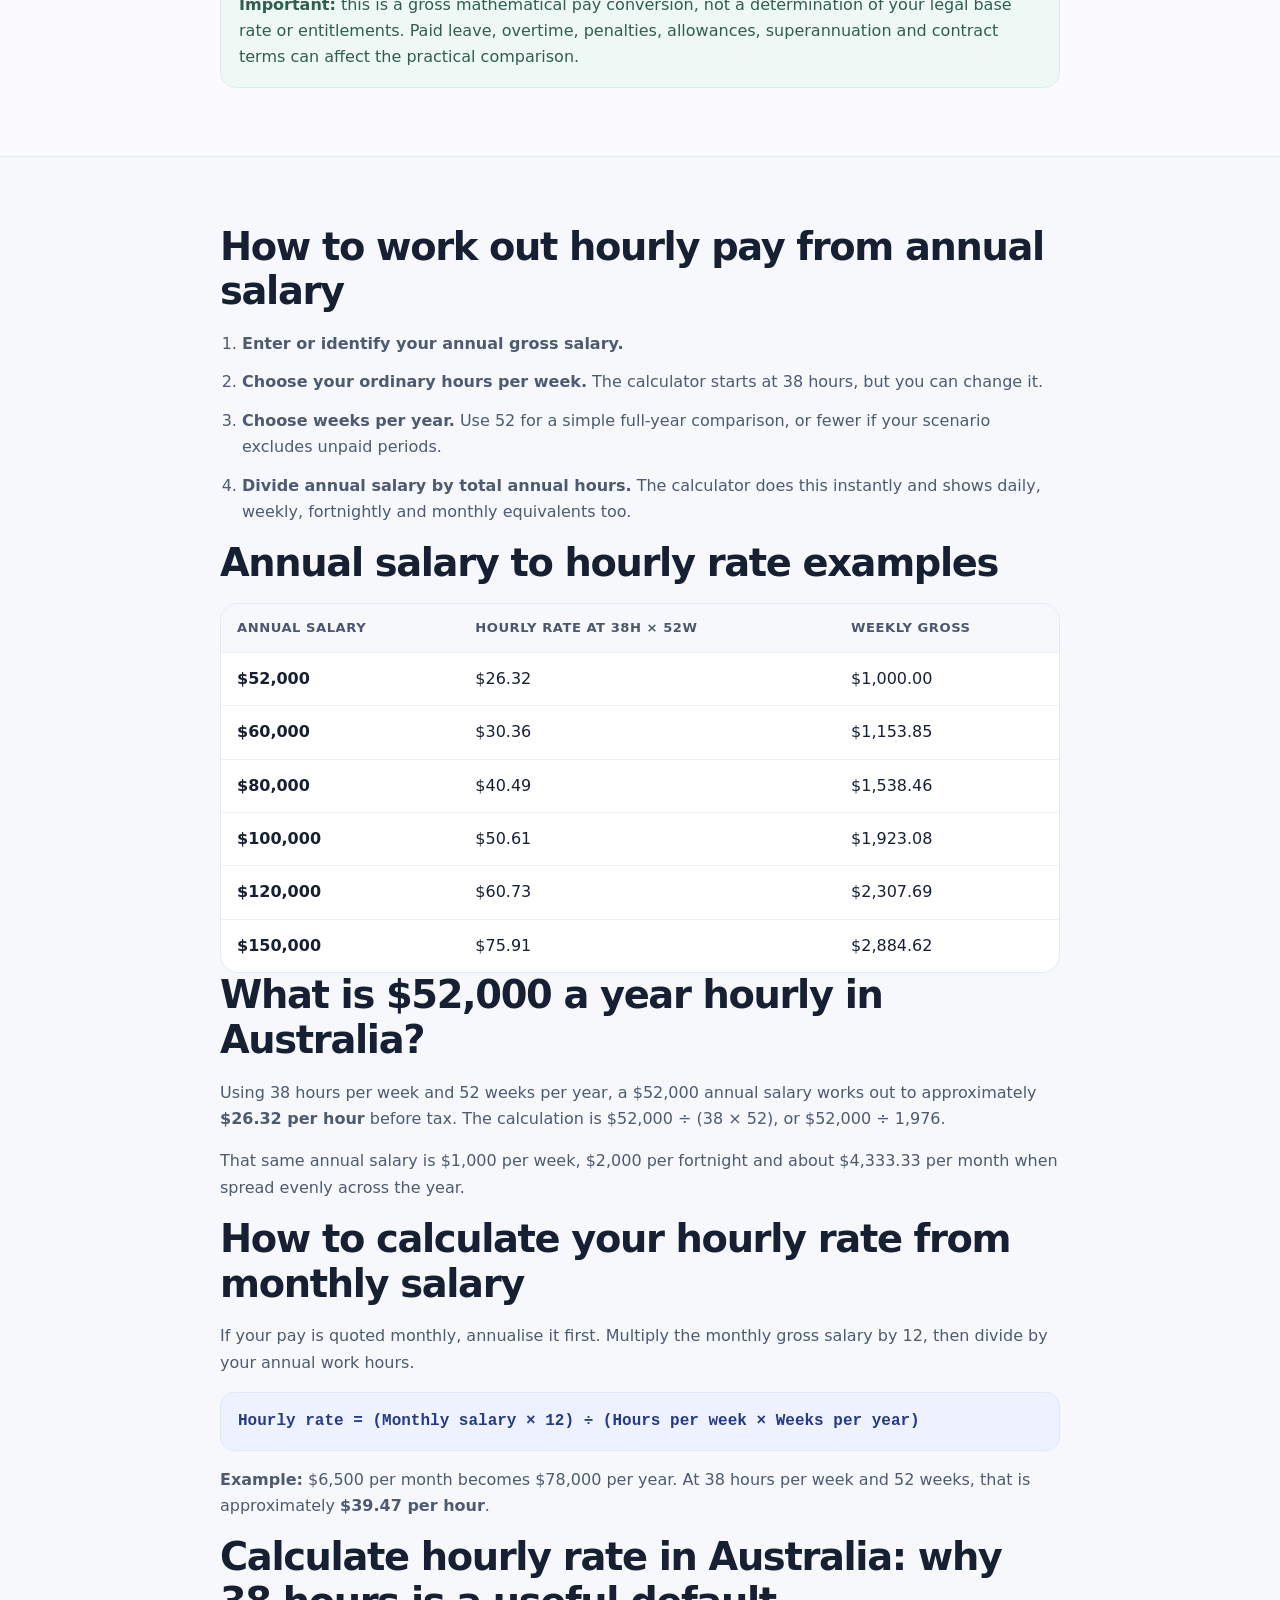
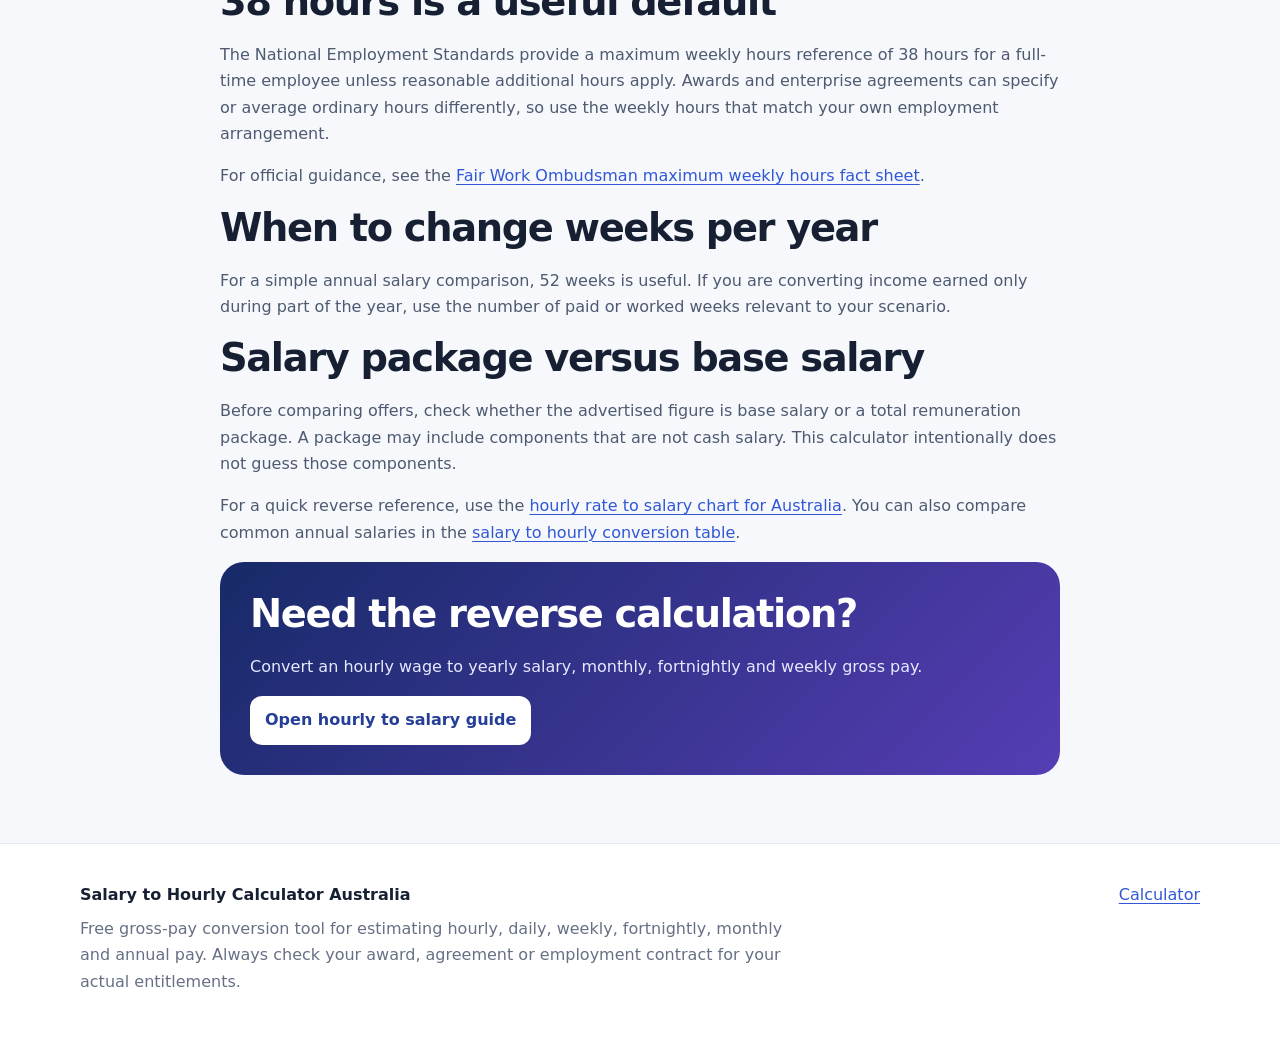
<file: salary-hourly-calculator-query-matched-SEO/salary-to-hourly-australia/index.html>
<!doctype html>
<html lang="en-AU">
<head>
<meta charset="utf-8">
<meta name="viewport" content="width=device-width,initial-scale=1">
<title>Calculate Hourly Rate from Annual Salary | Australia Guide</title>
<meta name="description" content="Learn how to calculate, figure or work out hourly pay from annual salary in Australia. Includes formula, 38-hour examples, monthly salary conversion and calculator.">
<meta name="robots" content="index,follow,max-image-preview:large,max-snippet:-1,max-video-preview:-1">
<link rel="canonical" href="https://kavindanipun.github.io/salary-hourly-calculator/salary-to-hourly-australia/">
<link rel="icon" href="https://kavindanipun.github.io/salary-hourly-calculator/favicon.svg" type="image/svg+xml">
<link rel="apple-touch-icon" href="https://kavindanipun.github.io/salary-hourly-calculator/apple-touch-icon.png">
<link rel="manifest" href="https://kavindanipun.github.io/salary-hourly-calculator/site.webmanifest">
<meta name="theme-color" content="#3157d5">
<meta name="color-scheme" content="light">
<meta property="og:type" content="website">
<meta property="og:site_name" content="Salary to Hourly Calculator Australia">
<meta property="og:locale" content="en_AU">
<meta property="og:title" content="Calculate Hourly Rate from Annual Salary | Australia Guide">
<meta property="og:description" content="Learn how to calculate, figure or work out hourly pay from annual salary in Australia. Includes formula, 38-hour examples, monthly salary conversion and calculator.">
<meta property="og:url" content="https://kavindanipun.github.io/salary-hourly-calculator/salary-to-hourly-australia/">
<meta property="og:image" content="https://kavindanipun.github.io/salary-hourly-calculator/og-image.png">
<meta property="og:image:width" content="1200">
<meta property="og:image:height" content="630">
<meta property="og:image:alt" content="Salary to Hourly Calculator Australia">
<meta name="twitter:card" content="summary_large_image">
<meta name="twitter:title" content="Calculate Hourly Rate from Annual Salary | Australia Guide">
<meta name="twitter:description" content="Learn how to calculate, figure or work out hourly pay from annual salary in Australia. Includes formula, 38-hour examples, monthly salary conversion and calculator.">
<meta name="twitter:image" content="https://kavindanipun.github.io/salary-hourly-calculator/og-image.png">
<link rel="stylesheet" href="https://kavindanipun.github.io/salary-hourly-calculator/assets/styles.css">
<script type="application/ld+json">{"@context":"https://schema.org","@graph":[{"@type":"WebSite","@id":"https://kavindanipun.github.io/salary-hourly-calculator/#website","url":"https://kavindanipun.github.io/salary-hourly-calculator/","name":"Salary to Hourly Calculator Australia","inLanguage":"en-AU"},{"@type":"WebApplication","@id":"https://kavindanipun.github.io/salary-hourly-calculator/#calculator","name":"Salary to Hourly Calculator Australia","url":"https://kavindanipun.github.io/salary-hourly-calculator/","applicationCategory":"FinanceApplication","operatingSystem":"Any","isAccessibleForFree":true,"offers":{"@type":"Offer","price":"0","priceCurrency":"AUD"},"description":"Convert annual salary to hourly pay, or hourly pay to annual salary, using adjustable weekly hours and weeks worked.","inLanguage":"en-AU"}]}</script>
<script type="application/ld+json">{"@context":"https://schema.org","@graph":[{"@type":"WebPage","@id":"https://kavindanipun.github.io/salary-hourly-calculator/salary-to-hourly-australia/#webpage","url":"https://kavindanipun.github.io/salary-hourly-calculator/salary-to-hourly-australia/","name":"How to Calculate Hourly Rate from Annual Salary","description":"Guide to calculating hourly pay from annual or monthly salary in Australia.","dateModified":"2026-09-14","inLanguage":"en-AU","isPartOf":{"@id":"https://kavindanipun.github.io/salary-hourly-calculator/#website"}},{"@type":"BreadcrumbList","itemListElement":[{"@type":"ListItem","position":1,"name":"Home","item":"https://kavindanipun.github.io/salary-hourly-calculator/"},{"@type":"ListItem","position":2,"name":"Calculate hourly rate from annual salary","item":"https://kavindanipun.github.io/salary-hourly-calculator/salary-to-hourly-australia/"}]}]}</script>
</head>
<body data-calc-mode="annual">
<a class="skip-link" href="#main">Skip to main content</a>

<header class="site-header">
  <div class="container nav">
    <a class="brand" href="https://kavindanipun.github.io/salary-hourly-calculator/" aria-label="Salary to Hourly Calculator Australia home">
      <span class="brand-mark" aria-hidden="true">$</span>
      <span>Pay Converter AU</span>
    </a>
    <nav class="nav-links" aria-label="Primary navigation">
      <a href="https://kavindanipun.github.io/salary-hourly-calculator/#calculator">Calculator</a>
      <a href="https://kavindanipun.github.io/salary-hourly-calculator/salary-to-hourly-australia/">Salary → Hourly</a>
      <a href="https://kavindanipun.github.io/salary-hourly-calculator/hourly-to-salary-australia/">Hourly → Salary</a>
      <a href="https://kavindanipun.github.io/salary-hourly-calculator/salary-conversion-table-australia/">Conversion Table</a>
      <a href="https://kavindanipun.github.io/salary-hourly-calculator/hourly-rate-to-salary-chart-australia/">Hourly Chart</a>
      <a href="https://kavindanipun.github.io/salary-hourly-calculator/#faq">FAQs</a>
    </nav>
  </div>
</header>

<main id="main">
<div class="container breadcrumb"><a href="https://kavindanipun.github.io/salary-hourly-calculator/">Home</a> › Calculate hourly rate from annual salary</div>
<section class="page-hero">
  <div class="container content-grid">
    <div>
      <span class="eyebrow">Australia • Annual salary → hourly rate</span>
      <h1>How to Calculate Hourly Rate from Annual Salary</h1>
      <p class="lead">Use the calculator to figure your hourly rate from annual salary, work out hourly pay, or convert yearly pay to an hourly wage using the weekly hours and weeks that match your work pattern.</p>
    </div>
    
<div class="card calculator" id="calculator" aria-labelledby="calculator-title">
  <h2 id="calculator-title" style="font-size:1.45rem;margin-bottom:16px">Pay calculator</h2>
  <div class="calc-tabs" role="tablist" aria-label="Conversion direction">
    <button class="tab-btn" id="annualTab" type="button" role="tab" aria-selected="true">Salary → Hourly</button>
    <button class="tab-btn" id="hourlyTab" type="button" role="tab" aria-selected="false">Hourly → Salary</button>
  </div>
  <div class="form-grid">
    <div class="field full">
      <label id="amountLabel" for="amount">Annual salary (AUD)</label>
      <div class="input-wrap"><span class="prefix">$</span><input class="with-prefix" id="amount" type="number" inputmode="decimal" min="0.01" step="0.01" value="80000" aria-describedby="amountHelp"></div>
      <div class="helper" id="amountHelp">Enter your gross annual salary before tax.</div>
    </div>
    <div class="field">
      <label for="hoursPerWeek">Hours per week</label>
      <input id="hoursPerWeek" type="number" inputmode="decimal" min="1" max="168" step="0.5" value="38">
      <div class="helper">38 is a common full-time reference in Australia.</div>
    </div>
    <div class="field">
      <label for="weeksPerYear">Weeks worked per year</label>
      <input id="weeksPerYear" type="number" inputmode="decimal" min="1" max="52" step="1" value="52">
      <div class="helper">Use fewer weeks if your calculation excludes unpaid time.</div>
    </div>
    <div class="field">
      <label for="daysPerWeek">Work days per week</label>
      <input id="daysPerWeek" type="number" inputmode="decimal" min="1" max="7" step="1" value="5">
    </div>
  </div>
  <div class="results" aria-live="polite">
    <div class="result-primary"><small id="primaryLabel">Estimated hourly rate</small><strong id="primaryResult">—</strong></div>
    <div class="result-grid">
      <div class="result-item"><span>Hourly</span><strong id="hourlyResult">—</strong></div>
      <div class="result-item"><span>Daily</span><strong id="dailyResult">—</strong></div>
      <div class="result-item"><span>Weekly</span><strong id="weeklyResult">—</strong></div>
      <div class="result-item"><span>Fortnightly</span><strong id="fortnightlyResult">—</strong></div>
      <div class="result-item"><span>Monthly</span><strong id="monthlyResult">—</strong></div>
      <div class="result-item"><span>Annual</span><strong id="annualResult">—</strong></div>
    </div>
    <p class="disclaimer">Gross-pay conversion only. Results do not calculate income tax, superannuation, overtime, penalty rates, allowances or leave loading.</p>
  </div>
</div>

  </div>
</section>
<section class="section soft"><div class="container prose">
  <h2>How do I calculate my hourly rate?</h2>
<p>For frequently searched examples such as $40,000, $60,000, $67,000 and $80,000 a year, <a href="https://kavindanipun.github.io/salary-hourly-calculator/#salary-examples">compare 38-hour and 40-hour salary-to-hourly rates</a>. The hours you work each week affect your result.</p>
  <p>To calculate your hourly rate from an annual salary, divide the annual gross salary by the total number of hours worked in the year. This is the same method people use when they want to <strong>figure hourly rate from annual salary</strong> or <strong>work out hourly pay from annual salary</strong>.</p>
  <div class="formula">Hourly rate = Annual salary ÷ (Hours per week × Weeks per year)</div>
  <p>Using 38 hours per week and 52 weeks per year gives 1,976 annual work hours. An $80,000 annual salary therefore converts to approximately <strong>$40.49 per hour</strong> before tax.</p>
  <div class="callout"><strong>Important:</strong> this is a gross mathematical pay conversion, not a determination of your legal base rate or entitlements. Paid leave, overtime, penalties, allowances, superannuation and contract terms can affect the practical comparison.</div>
</div></section>

<section class="section"><div class="container prose">
  <h2>How to work out hourly pay from annual salary</h2>
  <ol class="steps">
    <li><strong>Enter or identify your annual gross salary.</strong></li>
    <li><strong>Choose your ordinary hours per week.</strong> The calculator starts at 38 hours, but you can change it.</li>
    <li><strong>Choose weeks per year.</strong> Use 52 for a simple full-year comparison, or fewer if your scenario excludes unpaid periods.</li>
    <li><strong>Divide annual salary by total annual hours.</strong> The calculator does this instantly and shows daily, weekly, fortnightly and monthly equivalents too.</li>
  </ol>

  <h2>Annual salary to hourly rate examples</h2>
  <div class="table-wrap">
    <table>
      <thead><tr><th>Annual salary</th><th>Hourly rate at 38h × 52w</th><th>Weekly gross</th></tr></thead>
      <tbody>
        <tr><td>$52,000</td><td>$26.32</td><td>$1,000.00</td></tr>
        <tr><td>$60,000</td><td>$30.36</td><td>$1,153.85</td></tr>
        <tr><td>$80,000</td><td>$40.49</td><td>$1,538.46</td></tr>
        <tr><td>$100,000</td><td>$50.61</td><td>$1,923.08</td></tr>
        <tr><td>$120,000</td><td>$60.73</td><td>$2,307.69</td></tr>
        <tr><td>$150,000</td><td>$75.91</td><td>$2,884.62</td></tr>
      </tbody>
    </table>
  </div>

  <h2>What is $52,000 a year hourly in Australia?</h2>
  <p>Using 38 hours per week and 52 weeks per year, a $52,000 annual salary works out to approximately <strong>$26.32 per hour</strong> before tax. The calculation is $52,000 ÷ (38 × 52), or $52,000 ÷ 1,976.</p>
  <p>That same annual salary is $1,000 per week, $2,000 per fortnight and about $4,333.33 per month when spread evenly across the year.</p>

  <h2>How to calculate your hourly rate from monthly salary</h2>
  <p>If your pay is quoted monthly, annualise it first. Multiply the monthly gross salary by 12, then divide by your annual work hours.</p>
  <div class="formula">Hourly rate = (Monthly salary × 12) ÷ (Hours per week × Weeks per year)</div>
  <p><strong>Example:</strong> $6,500 per month becomes $78,000 per year. At 38 hours per week and 52 weeks, that is approximately <strong>$39.47 per hour</strong>.</p>

  <h2>Calculate hourly rate in Australia: why 38 hours is a useful default</h2>
  <p>The National Employment Standards provide a maximum weekly hours reference of 38 hours for a full-time employee unless reasonable additional hours apply. Awards and enterprise agreements can specify or average ordinary hours differently, so use the weekly hours that match your own employment arrangement.</p>
  <p>For official guidance, see the <a href="https://www.fairwork.gov.au/tools-and-resources/fact-sheets/minimum-workplace-entitlements/maximum-weekly-hours" rel="noopener">Fair Work Ombudsman maximum weekly hours fact sheet</a>.</p>

  <h2>When to change weeks per year</h2>
  <p>For a simple annual salary comparison, 52 weeks is useful. If you are converting income earned only during part of the year, use the number of paid or worked weeks relevant to your scenario.</p>

  <h2>Salary package versus base salary</h2>
  <p>Before comparing offers, check whether the advertised figure is base salary or a total remuneration package. A package may include components that are not cash salary. This calculator intentionally does not guess those components.</p>

  <p>For a quick reverse reference, use the <a href="https://kavindanipun.github.io/salary-hourly-calculator/hourly-rate-to-salary-chart-australia/">hourly rate to salary chart for Australia</a>. You can also compare common annual salaries in the <a href="https://kavindanipun.github.io/salary-hourly-calculator/salary-conversion-table-australia/">salary to hourly conversion table</a>.</p>
  <div class="cta"><h2>Need the reverse calculation?</h2><p>Convert an hourly wage to yearly salary, monthly, fortnightly and weekly gross pay.</p><a href="https://kavindanipun.github.io/salary-hourly-calculator/hourly-to-salary-australia/">Open hourly to salary guide</a></div>
</div></section>
</main>

<footer class="site-footer">
  <div class="container footer-grid">
    <div>
      <strong>Salary to Hourly Calculator Australia</strong>
      <p>Free gross-pay conversion tool for estimating hourly, daily, weekly, fortnightly, monthly and annual pay. Always check your award, agreement or employment contract for your actual entitlements.</p>
    </div>
    <div><a href="https://kavindanipun.github.io/salary-hourly-calculator/">Calculator</a></div>
  </div>
</footer>
<script src="https://kavindanipun.github.io/salary-hourly-calculator/assets/app.js" defer></script>
</body></html>
</file>
<file: assets/styles.css>
:root{
  --bg:#f6f8fc;
  --surface:#ffffff;
  --surface-2:#f0f4ff;
  --text:#172033;
  --muted:#667085;
  --line:#e4e9f2;
  --brand:#3157d5;
  --brand-2:#6e4be8;
  --success:#147d64;
  --shadow:0 18px 50px rgba(27,41,81,.10);
  --radius:22px;
  --max:1120px;
}
*{box-sizing:border-box}
html{scroll-behavior:smooth}
body{
  margin:0;
  font-family:Inter,ui-sans-serif,system-ui,-apple-system,BlinkMacSystemFont,"Segoe UI",Roboto,Arial,sans-serif;
  background:
    radial-gradient(circle at 15% 0%,rgba(49,87,213,.10),transparent 28rem),
    radial-gradient(circle at 90% 10%,rgba(110,75,232,.09),transparent 24rem),
    var(--bg);
  color:var(--text);
  line-height:1.65;
}
a{color:var(--brand);text-decoration-thickness:.08em;text-underline-offset:.16em}
a:hover{color:#233fa5}
img{max-width:100%;height:auto}
.container{width:min(var(--max),calc(100% - 32px));margin-inline:auto}
.skip-link{position:absolute;left:-9999px;top:auto}
.skip-link:focus{left:16px;top:16px;z-index:999;background:#fff;padding:10px 14px;border-radius:10px}
.site-header{
  position:sticky;top:0;z-index:50;
  backdrop-filter:saturate(160%) blur(16px);
  background:rgba(246,248,252,.88);
  border-bottom:1px solid rgba(228,233,242,.8);
}
.nav{display:flex;align-items:center;justify-content:space-between;gap:20px;min-height:72px}
.brand{display:flex;align-items:center;gap:11px;color:var(--text);text-decoration:none;font-weight:800;letter-spacing:-.02em}
.brand-mark{display:grid;place-items:center;width:38px;height:38px;border-radius:12px;background:linear-gradient(135deg,var(--brand),var(--brand-2));color:white;box-shadow:0 10px 24px rgba(49,87,213,.23)}
.nav-links{display:flex;flex-wrap:wrap;gap:18px;align-items:center}
.nav-links a{color:#39435a;text-decoration:none;font-size:.93rem;font-weight:650}
.hero{padding:72px 0 34px}
.hero-grid{display:grid;grid-template-columns:1.06fr .94fr;gap:46px;align-items:center}
.eyebrow{display:inline-flex;align-items:center;gap:8px;background:#edf2ff;color:#2949b8;border:1px solid #dbe4ff;border-radius:999px;padding:7px 11px;font-size:.82rem;font-weight:760}
h1,h2,h3{line-height:1.16;letter-spacing:-.035em;margin-top:0}
h1{font-size:clamp(2.45rem,6vw,4.9rem);margin:.26em 0 .25em;max-width:900px}
h2{font-size:clamp(1.65rem,3vw,2.45rem);margin-bottom:.45em}
h3{font-size:1.2rem;margin-bottom:.4em}
.lead{font-size:clamp(1.04rem,2vw,1.25rem);color:#536077;max-width:760px;margin:0 0 24px}
.hero-points{display:flex;flex-wrap:wrap;gap:10px;margin:24px 0 0;padding:0;list-style:none}
.hero-points li{background:#fff;border:1px solid var(--line);border-radius:999px;padding:8px 12px;font-size:.9rem;box-shadow:0 7px 20px rgba(30,43,74,.05)}
.card{background:var(--surface);border:1px solid var(--line);border-radius:var(--radius);box-shadow:var(--shadow)}
.calculator{padding:24px}
.calc-tabs{display:grid;grid-template-columns:1fr 1fr;background:#f2f5fb;border-radius:14px;padding:5px;gap:5px;margin-bottom:20px}
.tab-btn{border:0;background:transparent;border-radius:10px;padding:11px 10px;font-weight:760;color:#5b6475;cursor:pointer}
.tab-btn[aria-selected="true"]{background:#fff;color:var(--text);box-shadow:0 4px 14px rgba(39,54,95,.08)}
.form-grid{display:grid;grid-template-columns:1fr 1fr;gap:14px}
.field.full{grid-column:1/-1}
label{display:block;font-weight:700;font-size:.9rem;margin-bottom:6px}
.input-wrap{position:relative}
.prefix{position:absolute;left:13px;top:50%;transform:translateY(-50%);color:#6a7487;font-weight:700}
input,select{
  width:100%;border:1px solid #d9dfeb;background:#fff;color:var(--text);
  border-radius:12px;padding:12px 13px;font:inherit;outline:none;
}
input.with-prefix{padding-left:30px}
input:focus,select:focus{border-color:#8fa3ea;box-shadow:0 0 0 4px rgba(49,87,213,.10)}
.helper{font-size:.78rem;color:var(--muted);margin-top:5px}
.results{margin-top:18px;padding-top:18px;border-top:1px solid var(--line)}
.result-primary{background:linear-gradient(135deg,#2e54d3,#6848dd);color:white;border-radius:16px;padding:18px 20px;margin-bottom:12px}
.result-primary small{display:block;opacity:.85;font-weight:650}
.result-primary strong{display:block;font-size:2rem;line-height:1.2;margin-top:4px}
.result-grid{display:grid;grid-template-columns:repeat(2,1fr);gap:10px}
.result-item{background:#f7f9fd;border:1px solid #e9edf5;border-radius:13px;padding:12px}
.result-item span{display:block;color:#6c7689;font-size:.78rem}
.result-item strong{font-size:1.04rem}
.disclaimer{font-size:.78rem;color:#717b8d;margin:12px 0 0}
.trust-strip{padding:22px 0 44px}
.trust-grid{display:grid;grid-template-columns:repeat(4,1fr);gap:12px}
.trust-item{padding:16px;border:1px solid var(--line);border-radius:16px;background:rgba(255,255,255,.75)}
.trust-item strong{display:block;font-size:.93rem}
.trust-item span{display:block;font-size:.8rem;color:var(--muted)}
.section{padding:68px 0}
.section.soft{background:rgba(255,255,255,.55);border-block:1px solid var(--line)}
.section-intro{max-width:760px;color:var(--muted);margin-bottom:30px}
.content-grid{display:grid;grid-template-columns:1.1fr .9fr;gap:28px}
.info-card{padding:24px}
.formula{font-family:ui-monospace,SFMono-Regular,Menlo,Monaco,Consolas,monospace;background:#eef2ff;color:#263b86;border:1px solid #dfe6ff;border-radius:14px;padding:15px 17px;font-weight:700;overflow:auto}
.example{border-left:4px solid var(--brand);padding:12px 0 12px 16px;color:#47526a}
.table-wrap{overflow:auto;border:1px solid var(--line);border-radius:18px;background:#fff}
table{border-collapse:collapse;width:100%;min-width:660px}
th,td{text-align:left;padding:13px 16px;border-bottom:1px solid #edf0f5}
th{background:#f6f8fc;color:#4c576e;font-size:.82rem;text-transform:uppercase;letter-spacing:.04em}
tr:last-child td{border-bottom:0}
td:first-child{font-weight:760}
.link-cards{display:grid;grid-template-columns:repeat(3,1fr);gap:14px}
.link-card{padding:22px;text-decoration:none;color:var(--text)}
.link-card:hover{transform:translateY(-2px);box-shadow:0 20px 46px rgba(27,41,81,.12);color:var(--text)}
.link-card p{color:var(--muted);margin-bottom:0}
.faq{display:grid;gap:12px}
details{background:#fff;border:1px solid var(--line);border-radius:15px;padding:0 18px}
summary{cursor:pointer;font-weight:760;padding:16px 0}
details p{color:#59647a;margin-top:0;padding-bottom:16px}
.source-note{padding:18px 20px;background:#f6f8ff;border:1px solid #dfe6ff;border-radius:15px;color:#52607a}
.site-footer{padding:38px 0 46px;border-top:1px solid var(--line);background:#fff}
.footer-grid{display:flex;justify-content:space-between;gap:24px;align-items:flex-start}
.footer-grid p{color:var(--muted);max-width:720px;margin:.5em 0 0}
.breadcrumb{font-size:.86rem;color:var(--muted);padding-top:24px}
.breadcrumb a{color:#52607a}
.page-hero{padding:42px 0 24px}
.page-hero h1{font-size:clamp(2.2rem,5vw,4.2rem);max-width:920px}
.prose{max-width:840px}
.prose p,.prose li{color:#4e5a70}
.prose ul{padding-left:20px}
.callout{background:#eef8f5;border:1px solid #d6eee6;border-radius:16px;padding:16px 18px;color:#315d51}
.cta{background:linear-gradient(135deg,#172a68,#563db4);color:#fff;border-radius:24px;padding:30px}
.cta p{color:#e7eaff}
.cta a{display:inline-block;background:#fff;color:#253e98;text-decoration:none;font-weight:800;border-radius:12px;padding:11px 15px}
@media(max-width:900px){
  .hero-grid,.content-grid{grid-template-columns:1fr}
  .hero{padding-top:48px}
  .trust-grid{grid-template-columns:repeat(2,1fr)}
  .link-cards{grid-template-columns:1fr}
  .nav-links{display:none}
}
@media(max-width:560px){
  .container{width:min(var(--max),calc(100% - 22px))}
  .form-grid,.result-grid{grid-template-columns:1fr}
  .field.full{grid-column:auto}
  .trust-grid{grid-template-columns:1fr 1fr}
  h1{font-size:2.5rem}
  .calculator{padding:17px}
  .section{padding:52px 0}
  .footer-grid{display:block}
}
@media(prefers-reduced-motion:reduce){
  *{scroll-behavior:auto!important;transition:none!important;animation:none!important}
}

/* Search-intent content added from live Search Console query patterns */
.query-section{padding-top:56px}
.query-grid{display:grid;grid-template-columns:repeat(3,1fr);gap:14px}
.query-card{background:#fff;border:1px solid var(--line);border-radius:18px;padding:20px;box-shadow:0 10px 30px rgba(27,41,81,.06)}
.query-card h3{font-size:1.08rem;margin-bottom:8px}
.query-card p{color:var(--muted);font-size:.92rem;margin:0 0 12px}
.query-card a{font-weight:750;font-size:.9rem}
.formula-list{margin:0;padding-left:20px;color:#4e5a70}
.formula-list li{margin:8px 0}
.steps{padding-left:22px}
.steps li{margin:12px 0;color:#4e5a70}
@media(max-width:900px){.query-grid{grid-template-columns:repeat(2,1fr)}}
@media(max-width:560px){.query-grid{grid-template-columns:1fr}.query-section{padding-top:44px}}
</file>
